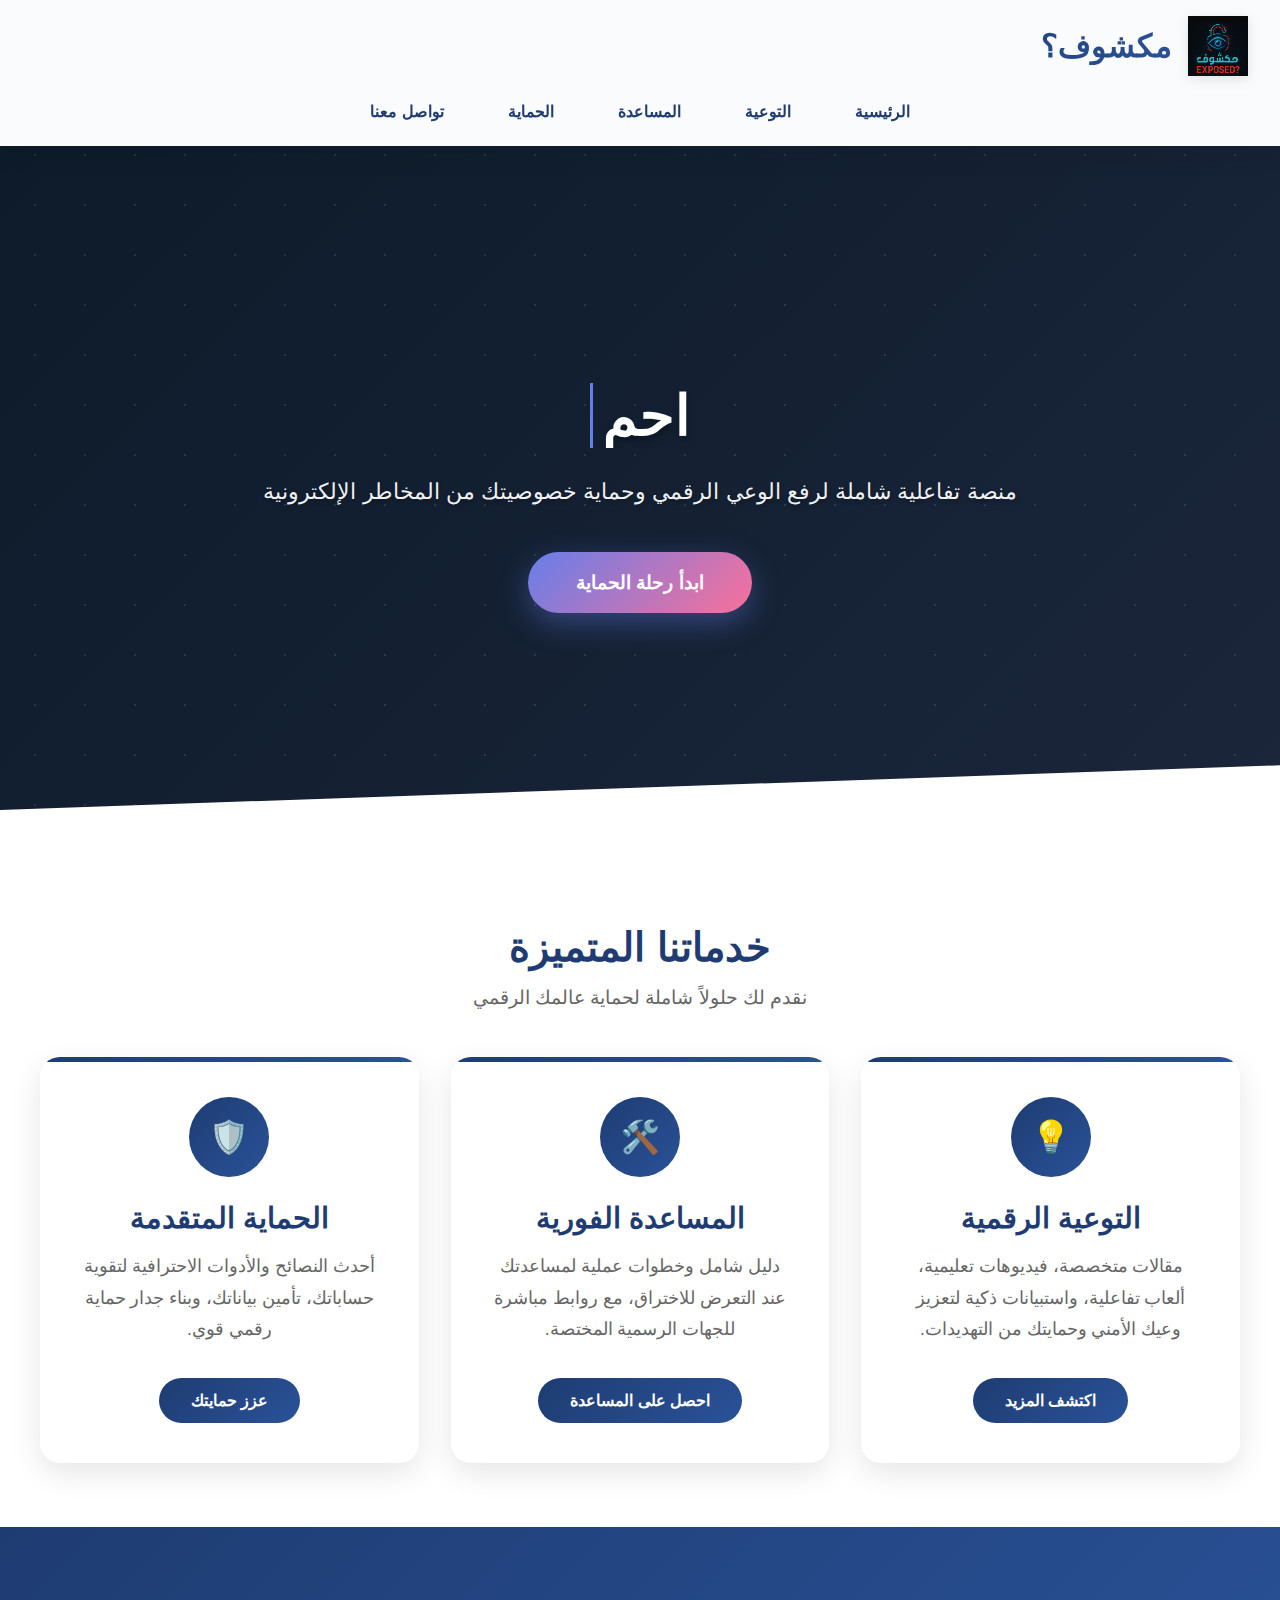
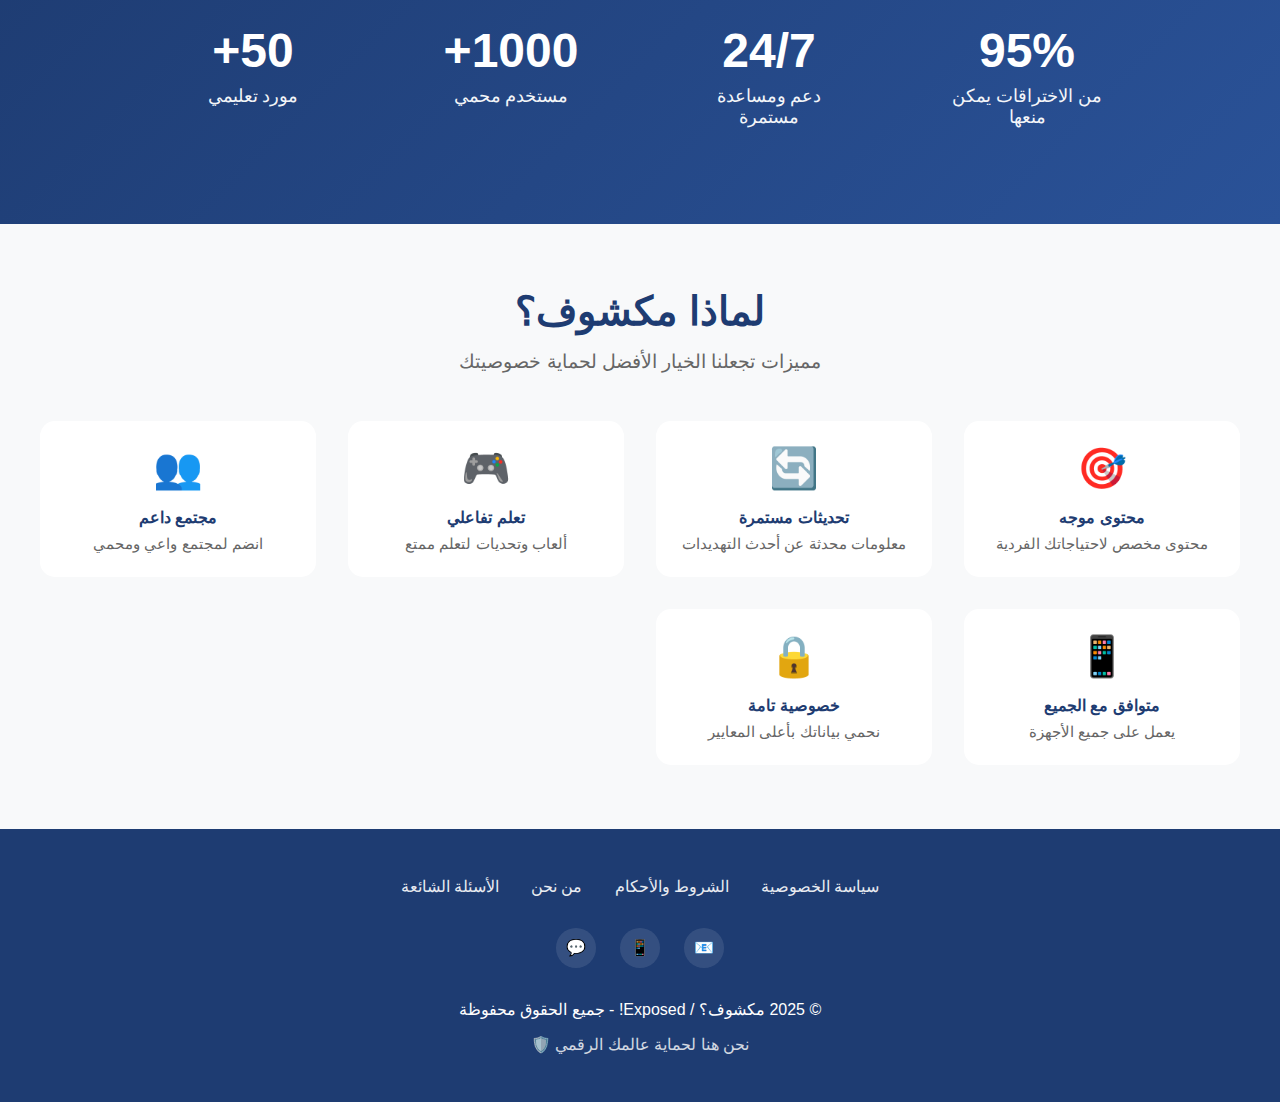
<file: index.html>
<!DOCTYPE html>
<html lang="ar" dir="rtl">
<head>
    <meta charset="UTF-8">
    <meta name="viewport" content="width=device-width, initial-scale=1.0">
    <title>مكشوف؟ / Exposed! - حماية خصوصيتك الرقمية</title>
    <link rel="icon" type="image/x-icon" href="../assets/images/icons/favicon.ico">
    <style>
        * {
            margin: 0;
            padding: 0;
            box-sizing: border-box;
        }

        :root {
            --primary-color: #1e3c72;
            --secondary-color: #2a5298;
            --accent-color: #667eea;
            --danger-color: #fa709a;
            --success-color: #48bb78;
            --text-dark: #333;
            --text-light: #666;
            --white: #ffffff;
        }

        body {
            font-family: 'Segoe UI', Tahoma, Geneva, Verdana, sans-serif;
            background: linear-gradient(135deg, var(--primary-color) 0%, var(--secondary-color) 100%);
            min-height: 100vh;
            color: var(--text-dark);
            overflow-x: hidden;
        }

        /* Header Styles */
        header {
            background: rgba(255, 255, 255, 0.98);
            backdrop-filter: blur(20px);
            box-shadow: 0 2px 30px rgba(0, 0, 0, 0.1);
            padding: 1rem 2rem;
            position: fixed;
            top: 0;
            width: 100%;
            z-index: 1000;
            animation: slideDown 0.6s ease;
        }

        .logo {
            display: flex;
            align-items: center;
            gap: 1rem;
            margin-bottom: 1rem;
        }

        .logo img {
            width: 60px;
            height: 60px;
            filter: drop-shadow(0 3px 6px rgba(0, 0, 0, 0.1));
            animation: rotate 20s linear infinite;
        }

        @keyframes rotate {
            0% { transform: rotate(0deg); }
            100% { transform: rotate(360deg); }
        }

        .logo h1 {
            font-size: 2rem;
            background: linear-gradient(135deg, var(--primary-color), var(--secondary-color));
            -webkit-background-clip: text;
            -webkit-text-fill-color: transparent;
            font-weight: bold;
        }

        .logo h1 span {
            font-size: 1.5rem;
            opacity: 0.8;
        }

        nav {
            display: flex;
            gap: 1rem;
            flex-wrap: wrap;
            justify-content: center;
        }

        nav a {
            color: var(--primary-color);
            text-decoration: none;
            font-weight: 600;
            padding: 0.6rem 1.5rem;
            border-radius: 30px;
            transition: all 0.3s ease;
            position: relative;
            overflow: hidden;
        }

        nav a::before {
            content: '';
            position: absolute;
            top: 50%;
            left: 50%;
            width: 0;
            height: 0;
            border-radius: 50%;
            background: linear-gradient(135deg, var(--primary-color), var(--secondary-color));
            transform: translate(-50%, -50%);
            transition: width 0.6s, height 0.6s;
        }

        nav a:hover::before {
            width: 100%;
            height: 100%;
        }

        nav a:hover {
            color: white;
            transform: translateY(-2px);
            z-index: 1;
        }

        nav a span {
            position: relative;
            z-index: 2;
        }

        /* Hero Section */
        .hero {
            margin-top: 140px;
            padding: 4rem 2rem;
            min-height: 80vh;
            display: flex;
            align-items: center;
            justify-content: center;
            position: relative;
            overflow: hidden;
        }

        .hero::before {
            content: '';
            position: absolute;
            width: 200%;
            height: 200%;
            background: radial-gradient(circle, rgba(255,255,255,0.1) 1px, transparent 1px);
            background-size: 50px 50px;
            animation: moveGrid 20s linear infinite;
        }

        @keyframes moveGrid {
            0% { transform: translate(0, 0); }
            100% { transform: translate(50px, 50px); }
        }

        .hero-content {
            text-align: center;
            max-width: 800px;
            position: relative;
            z-index: 2;
            animation: fadeInUp 1s ease;
        }

        .hero-content h2 {
            font-size: 3.5rem;
            color: white;
            margin-bottom: 1.5rem;
            text-shadow: 2px 4px 8px rgba(0, 0, 0, 0.3);
            animation: pulse 2s ease infinite;
        }

        @keyframes pulse {
            0%, 100% { transform: scale(1); }
            50% { transform: scale(1.02); }
        }

        .hero-content p {
            font-size: 1.4rem;
            color: rgba(255, 255, 255, 0.95);
            margin-bottom: 2.5rem;
            line-height: 1.8;
            text-shadow: 1px 2px 4px rgba(0, 0, 0, 0.2);
        }

        .btn {
            display: inline-block;
            padding: 1.2rem 3rem;
            background: linear-gradient(135deg, var(--accent-color), var(--danger-color));
            color: white;
            text-decoration: none;
            border-radius: 50px;
            font-size: 1.2rem;
            font-weight: bold;
            transition: all 0.3s ease;
            box-shadow: 0 10px 30px rgba(102, 126, 234, 0.4);
            position: relative;
            overflow: hidden;
        }

        .btn::before {
            content: '';
            position: absolute;
            top: 0;
            left: -100%;
            width: 100%;
            height: 100%;
            background: linear-gradient(90deg, transparent, rgba(255,255,255,0.3), transparent);
            transition: left 0.6s;
        }

        .btn:hover::before {
            left: 100%;
        }

        .btn:hover {
            transform: translateY(-3px) scale(1.05);
            box-shadow: 0 15px 40px rgba(102, 126, 234, 0.5);
        }

        /* Floating Elements */
        .floating-icons {
            position: absolute;
            width: 100%;
            height: 100%;
            overflow: hidden;
            z-index: 1;
        }

        .floating-icon {
            position: absolute;
            font-size: 2rem;
            color: rgba(255, 255, 255, 0.1);
            animation: float 15s infinite ease-in-out;
        }

        @keyframes float {
            0%, 100% { transform: translateY(0) rotate(0deg); }
            25% { transform: translateY(-20px) rotate(5deg); }
            50% { transform: translateY(10px) rotate(-5deg); }
            75% { transform: translateY(-10px) rotate(3deg); }
        }

        /* Sections */
        .sections {
            padding: 4rem 2rem;
            background: white;
            position: relative;
        }

        .sections::before {
            content: '';
            position: absolute;
            top: -50px;
            left: 0;
            width: 100%;
            height: 100px;
            background: white;
            transform: skewY(-2deg);
            transform-origin: top left;
        }

        .section-title {
            text-align: center;
            margin-bottom: 3rem;
        }

        .section-title h2 {
            font-size: 2.5rem;
            color: var(--primary-color);
            margin-bottom: 1rem;
        }

        .section-title p {
            font-size: 1.2rem;
            color: var(--text-light);
        }

        .cards-container {
            display: grid;
            grid-template-columns: repeat(auto-fit, minmax(300px, 1fr));
            gap: 2rem;
            max-width: 1200px;
            margin: 0 auto;
        }

        .card {
            background: white;
            padding: 2.5rem;
            border-radius: 20px;
            text-align: center;
            transition: all 0.3s ease;
            box-shadow: 0 10px 30px rgba(0, 0, 0, 0.1);
            position: relative;
            overflow: hidden;
        }

        .card::before {
            content: '';
            position: absolute;
            top: 0;
            left: 0;
            width: 100%;
            height: 5px;
            background: linear-gradient(90deg, var(--primary-color), var(--secondary-color), var(--accent-color));
            animation: gradient 3s ease infinite;
            background-size: 200% 200%;
        }

        @keyframes gradient {
            0% { background-position: 0% 50%; }
            50% { background-position: 100% 50%; }
            100% { background-position: 0% 50%; }
        }

        .card:hover {
            transform: translateY(-10px);
            box-shadow: 0 20px 40px rgba(0, 0, 0, 0.15);
        }

        .card-icon {
            width: 80px;
            height: 80px;
            margin: 0 auto 1.5rem;
            background: linear-gradient(135deg, var(--primary-color), var(--secondary-color));
            border-radius: 50%;
            display: flex;
            align-items: center;
            justify-content: center;
            font-size: 2rem;
            color: white;
            animation: iconFloat 3s ease infinite;
        }

        @keyframes iconFloat {
            0%, 100% { transform: translateY(0); }
            50% { transform: translateY(-10px); }
        }

        .card h3 {
            color: var(--primary-color);
            font-size: 1.8rem;
            margin-bottom: 1rem;
        }

        .card p {
            color: var(--text-light);
            line-height: 1.8;
            margin-bottom: 2rem;
            font-size: 1.1rem;
        }

        .btn-small {
            display: inline-block;
            padding: 0.8rem 2rem;
            background: linear-gradient(135deg, var(--primary-color), var(--secondary-color));
            color: white;
            text-decoration: none;
            border-radius: 25px;
            transition: all 0.3s ease;
            font-weight: 600;
        }

        .btn-small:hover {
            transform: scale(1.05);
            box-shadow: 0 5px 20px rgba(42, 82, 152, 0.4);
        }

        /* Statistics Section */
        .stats {
            background: linear-gradient(135deg, var(--primary-color), var(--secondary-color));
            padding: 4rem 2rem;
            color: white;
            text-align: center;
        }

        .stats-container {
            display: grid;
            grid-template-columns: repeat(auto-fit, minmax(200px, 1fr));
            gap: 2rem;
            max-width: 1000px;
            margin: 0 auto;
        }

        .stat-item {
            padding: 2rem;
        }

        .stat-number {
            font-size: 3rem;
            font-weight: bold;
            margin-bottom: 0.5rem;
            animation: countUp 2s ease;
        }

        .stat-label {
            font-size: 1.1rem;
            opacity: 0.95;
        }

        /* Features Section */
        .features {
            padding: 4rem 2rem;
            background: #f8f9fa;
        }

        .feature-grid {
            display: grid;
            grid-template-columns: repeat(auto-fit, minmax(250px, 1fr));
            gap: 2rem;
            max-width: 1200px;
            margin: 0 auto;
        }

        .feature-item {
            text-align: center;
            padding: 1.5rem;
            background: white;
            border-radius: 15px;
            transition: all 0.3s ease;
        }

        .feature-item:hover {
            transform: translateY(-5px);
            box-shadow: 0 10px 25px rgba(0, 0, 0, 0.1);
        }

        .feature-icon {
            font-size: 2.5rem;
            color: var(--accent-color);
            margin-bottom: 1rem;
        }

        .feature-item h4 {
            color: var(--primary-color);
            margin-bottom: 0.5rem;
        }

        .feature-item p {
            color: var(--text-light);
            font-size: 0.95rem;
        }

        /* Footer */
        footer {
            background: var(--primary-color);
            color: white;
            text-align: center;
            padding: 3rem 2rem;
            position: relative;
        }

        .footer-content {
            max-width: 1200px;
            margin: 0 auto;
        }

        .footer-links {
            display: flex;
            justify-content: center;
            gap: 2rem;
            margin-bottom: 2rem;
            flex-wrap: wrap;
        }

        .footer-links a {
            color: white;
            text-decoration: none;
            opacity: 0.9;
            transition: opacity 0.3s ease;
        }

        .footer-links a:hover {
            opacity: 1;
            text-decoration: underline;
        }

        .social-icons {
            display: flex;
            justify-content: center;
            gap: 1.5rem;
            margin: 2rem 0;
        }

        .social-icon {
            width: 40px;
            height: 40px;
            border-radius: 50%;
            background: rgba(255, 255, 255, 0.1);
            display: flex;
            align-items: center;
            justify-content: center;
            color: white;
            text-decoration: none;
            transition: all 0.3s ease;
        }

        .social-icon:hover {
            background: rgba(255, 255, 255, 0.2);
            transform: translateY(-3px);
        }

        /* Animations */
        @keyframes slideDown {
            from {
                transform: translateY(-100%);
                opacity: 0;
            }
            to {
                transform: translateY(0);
                opacity: 1;
            }
        }

        @keyframes fadeInUp {
            from {
                opacity: 0;
                transform: translateY(30px);
            }
            to {
                opacity: 1;
                transform: translateY(0);
            }
        }

        /* Responsive Design */
        @media (max-width: 768px) {
            .logo h1 {
                font-size: 1.5rem;
            }

            .logo h1 span {
                font-size: 1.2rem;
            }

            nav {
                gap: 0.5rem;
            }

            nav a {
                padding: 0.5rem 1rem;
                font-size: 0.9rem;
            }

            .hero {
                margin-top: 120px;
                min-height: 60vh;
            }

            .hero-content h2 {
                font-size: 2rem;
            }

            .hero-content p {
                font-size: 1.1rem;
            }

            .cards-container {
                grid-template-columns: 1fr;
            }

            .stats-container {
                grid-template-columns: 1fr;
            }
        }
    </style>
</head>
<body>
    <!-- Header -->
    <header>
        <div class="logo">
            <img src="../assets/images/logo.png" alt="Exposed Logo">
            <h1>مكشوف؟ <span>/ Exposed!</span></h1>
        </div>
        <nav>
            <a href="index.html"><span>الرئيسية</span></a>
            <a href="awareness.html"><span>التوعية</span></a>
            <a href="support.html"><span>المساعدة</span></a>
            <a href="protection.html"><span>الحماية</span></a>
            <a href="contact.html"><span>تواصل معنا</span></a>
        </nav>
    </header>

    <!-- Hero Section -->
    <!-- Hero Section -->
<section class="hero">
    <div class="hero-content">
        <!-- النص مباشرة -->
        <h2 class="hero-title">احمِ&nbsp;خصوصيتك&nbsp;قبل&nbsp;أن&nbsp;تُكشف!</h2>

        <p>منصة تفاعلية شاملة لرفع الوعي الرقمي وحماية خصوصيتك من المخاطر الإلكترونية</p>
        <a href="awareness.html" class="btn">ابدأ رحلة الحماية</a>
    </div>
</section>

<style>
.hero {
    padding: 5rem 2rem;
    text-align: center;
    background: linear-gradient(135deg, #0d1b2a, #1b263b);
    color: #fff;
    font-family: "Cairo", sans-serif;
}

.hero-title {
    font-size: 2.5rem;
    font-weight: 800;
    margin-bottom: 1rem;
    direction: rtl;             /* يضمن اتجاه النص العربي */
    unicode-bidi: plaintext;    /* يعالج مشاكل العربية */
    white-space: normal;        /* يخلي المتصفح يحترم المسافات */
    word-spacing: 0.7rem;       /* يزيد المسافة بين الكلمات */
}
</style>


<style>
/* إضافة هذه الأنماط إلى ملف CSS الخاص بك لحل مشكلة النص المتحرك */
.hero-content h2 {
    overflow: hidden;
    white-space: nowrap;
    letter-spacing: 0.15em; /* زيادة المسافة بين الأحرف */
    animation: typing 3.5s steps(40, end);
    border-left: 3px solid #667eea;
    padding-left: 10px;
    margin-left: auto;
    margin-right: auto;
    width: fit-content;
    max-width: 100%;
}

/* تأثير الكتابة المتحركة */
@keyframes typing {
    from { 
        width: 0;
        opacity: 0;
    }
    to { 
        width: 100%;
        opacity: 1;
    }
}

/* أو يمكنك استخدام هذا التأثير البديل للنص المتدرج */
/*
.hero-content h2 {
    background: linear-gradient(90deg, #667eea, #764ba2, #667eea);
    background-size: 200% auto;
    -webkit-background-clip: text;
    -webkit-text-fill-color: transparent;
    background-clip: text;
    animation: shine 3s linear infinite;
}

@keyframes shine {
    to {
        background-position: 200% center;
    }
}
*/
</style>

    <!-- Main Sections -->
    <section class="sections">
        <div class="section-title">
            <h2>خدماتنا المتميزة</h2>
            <p>نقدم لك حلولاً شاملة لحماية عالمك الرقمي</p>
        </div>
        <div class="cards-container">
            <div class="card">
                <div class="card-icon">💡</div>
                <h3>التوعية الرقمية</h3>
                <p>مقالات متخصصة، فيديوهات تعليمية، ألعاب تفاعلية، واستبيانات ذكية لتعزيز وعيك الأمني وحمايتك من التهديدات.</p>
                <a href="awareness.html" class="btn-small">اكتشف المزيد</a>
            </div>
            <div class="card">
                <div class="card-icon">🛠️</div>
                <h3>المساعدة الفورية</h3>
                <p>دليل شامل وخطوات عملية لمساعدتك عند التعرض للاختراق، مع روابط مباشرة للجهات الرسمية المختصة.</p>
                <a href="support.html" class="btn-small">احصل على المساعدة</a>
            </div>
            <div class="card">
                <div class="card-icon">🛡️</div>
                <h3>الحماية المتقدمة</h3>
                <p>أحدث النصائح والأدوات الاحترافية لتقوية حساباتك، تأمين بياناتك، وبناء جدار حماية رقمي قوي.</p>
                <a href="protection.html" class="btn-small">عزز حمايتك</a>
            </div>
        </div>
    </section>

    <!-- Statistics Section -->
    <section class="stats">
        <div class="stats-container">
            <div class="stat-item">
                <div class="stat-number">95%</div>
                <div class="stat-label">من الاختراقات يمكن منعها</div>
            </div>
            <div class="stat-item">
                <div class="stat-number">24/7</div>
                <div class="stat-label">دعم ومساعدة مستمرة</div>
            </div>
            <div class="stat-item">
                <div class="stat-number">1000+</div>
                <div class="stat-label">مستخدم محمي</div>
            </div>
            <div class="stat-item">
                <div class="stat-number">50+</div>
                <div class="stat-label">مورد تعليمي</div>
            </div>
        </div>
    </section>

    <!-- Features Section -->
    <section class="features">
        <div class="section-title">
            <h2>لماذا مكشوف؟</h2>
            <p>مميزات تجعلنا الخيار الأفضل لحماية خصوصيتك</p>
        </div>
        <div class="feature-grid">
            <div class="feature-item">
                <div class="feature-icon">🎯</div>
                <h4>محتوى موجه</h4>
                <p>محتوى مخصص لاحتياجاتك الفردية</p>
            </div>
            <div class="feature-item">
                <div class="feature-icon">🔄</div>
                <h4>تحديثات مستمرة</h4>
                <p>معلومات محدثة عن أحدث التهديدات</p>
            </div>
            <div class="feature-item">
                <div class="feature-icon">🎮</div>
                <h4>تعلم تفاعلي</h4>
                <p>ألعاب وتحديات لتعلم ممتع</p>
            </div>
            <div class="feature-item">
                <div class="feature-icon">👥</div>
                <h4>مجتمع داعم</h4>
                <p>انضم لمجتمع واعي ومحمي</p>
            </div>
            <div class="feature-item">
                <div class="feature-icon">📱</div>
                <h4>متوافق مع الجميع</h4>
                <p>يعمل على جميع الأجهزة</p>
            </div>
            <div class="feature-item">
                <div class="feature-icon">🔒</div>
                <h4>خصوصية تامة</h4>
                <p>نحمي بياناتك بأعلى المعايير</p>
            </div>
        </div>
    </section>

    <!-- Footer -->
    <footer>
        <div class="footer-content">
            <div class="footer-links">
                <a href="index.html">سياسة الخصوصية</a>
                <a href="index.html">الشروط والأحكام</a>
                <a href="index.html">من نحن</a>
                <a href="index.html">الأسئلة الشائعة</a>
            </div>
            <div class="social-icons">
                <a href="#" class="social-icon">📧</a>
                <a href="#" class="social-icon">📱</a>
                <a href="#" class="social-icon">💬</a>
            </div>
            <p>© 2025 مكشوف؟ / Exposed! - جميع الحقوق محفوظة</p>
            <p style="margin-top: 1rem; opacity: 0.8;">نحن هنا لحماية عالمك الرقمي 🛡️</p>
        </div>
    </footer>

    <script>
        // Smooth scrolling for navigation links
        document.querySelectorAll('a[href^="#"]').forEach(anchor => {
            anchor.addEventListener('click', function (e) {
                e.preventDefault();
                document.querySelector(this.getAttribute('href')).scrollIntoView({
                    behavior: 'smooth'
                });
            });
        });

        // Animate stats on scroll
        let animated = false;
        function animateStats() {
            if (animated) return;
            
            const statsSection = document.querySelector('.stats');
            const rect = statsSection.getBoundingClientRect();
            
            if (rect.top < window.innerHeight && rect.bottom > 0) {
                animated = true;
                document.querySelectorAll('.stat-number').forEach(stat => {
                    const target = stat.innerText;
                    if (target.includes('%')) {
                        let count = 0;
                        const timer = setInterval(() => {
                            count += 5;
                            if (count >= 95) {
                                count = 95;
                                clearInterval(timer);
                            }
                            stat.innerText = count + '%';
                        }, 50);
                    } else if (target.includes('+')) {
                        const num = parseInt(target);
                        let count = 0;
                        const increment = num / 50;
                        const timer = setInterval(() => {
                            count += increment;
                            if (count >= num) {
                                count = num;
                                clearInterval(timer);
                                stat.innerText = num + '+';
                            } else {
                                stat.innerText = Math.floor(count) + '+';
                            }
                        }, 30);
                    }
                });
            }
        }

        window.addEventListener('scroll', animateStats);

        // Add parallax effect to hero section
        window.addEventListener('scroll', () => {
            const scrolled = window.pageYOffset;
            const hero = document.querySelector('.hero');
            hero.style.transform = `translateY(${scrolled * 0.5}px)`;
        });

        // Add typing effect to hero title
        const heroTitle = document.querySelector('.hero-content h2');
        const text = heroTitle.innerText;
        heroTitle.innerText = '';
        let index = 0;

        function typeText() {
            if (index < text.length) {
                heroTitle.innerText += text.charAt(index);
                index++;
                setTimeout(typeText, 50);
            }
        }

        // Start typing effect when page loads
        window.addEventListener('load', () => {
            setTimeout(typeText, 500);
        });
    </script>
</body>
</html>
</file>
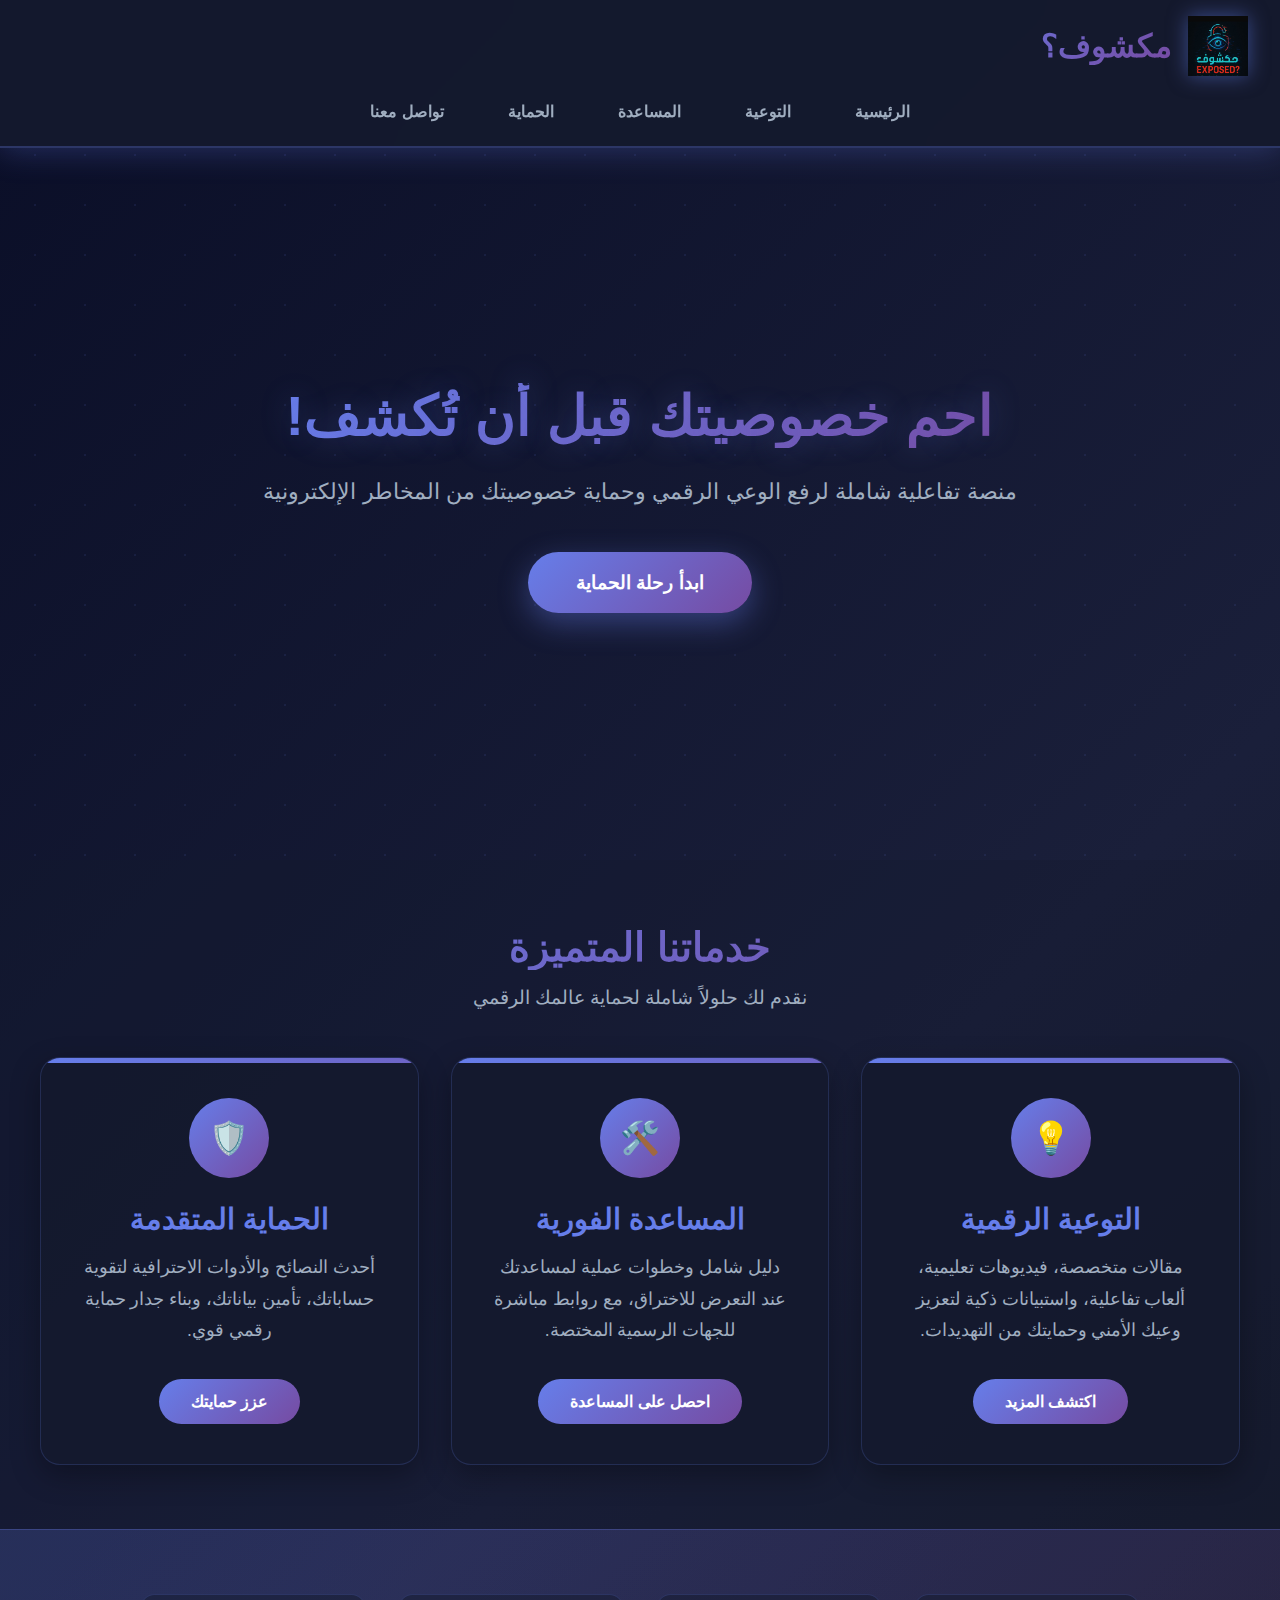
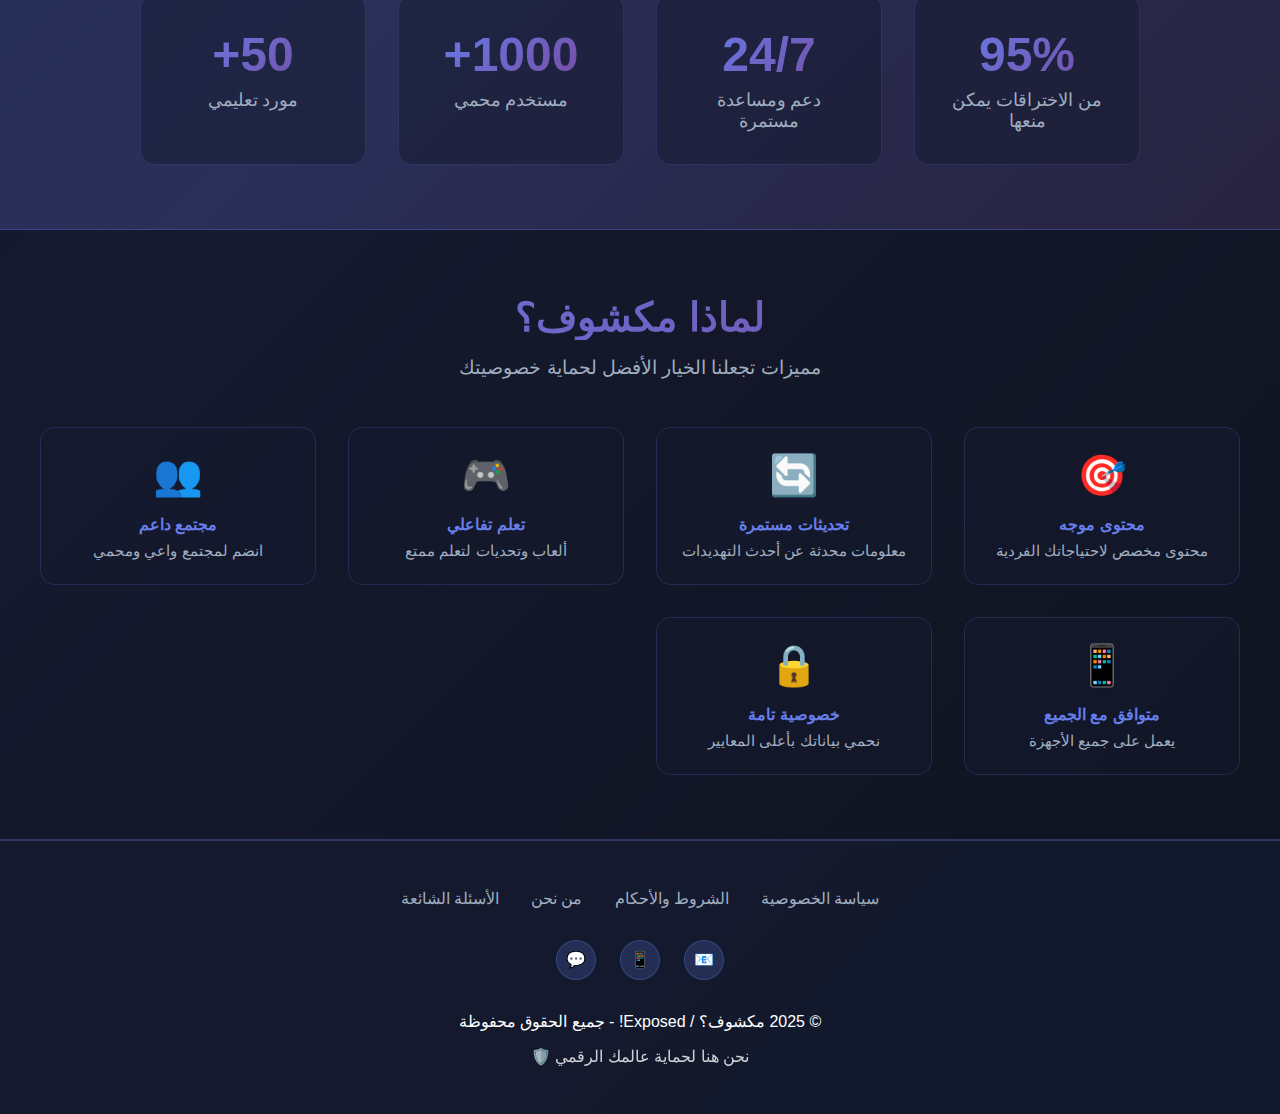
<file: pages/index.html>
<!DOCTYPE html>
<html lang="ar" dir="rtl">
<head>
    <meta charset="UTF-8">
    <meta name="viewport" content="width=device-width, initial-scale=1.0">
    <title>مكشوف؟ / Exposed! - حماية خصوصيتك الرقمية</title>
    <link rel="icon" type="image/x-icon" href="../assets/images/icons/favicon.ico">
    <style>
        * {
            margin: 0;
            padding: 0;
            box-sizing: border-box;
        }

        :root {
            --primary-color: #667eea;
            --secondary-color: #764ba2;
            --bg-dark: #0a0e27;
            --bg-dark-2: #1a1f3a;
            --bg-dark-3: #0f1419;
            --text-light: #e0e0e0;
            --text-gray: #a0aec0;
        }

        body {
            font-family: 'Segoe UI', Tahoma, Geneva, Verdana, sans-serif;
            background: linear-gradient(135deg, var(--bg-dark) 0%, var(--bg-dark-2) 50%, var(--bg-dark-3) 100%);
            min-height: 100vh;
            color: var(--text-light);
            overflow-x: hidden;
        }

        /* Header Styles */
        header {
            background: rgba(20, 25, 45, 0.95);
            backdrop-filter: blur(20px);
            box-shadow: 0 2px 30px rgba(102, 126, 234, 0.3);
            padding: 1rem 2rem;
            position: fixed;
            top: 0;
            width: 100%;
            z-index: 1000;
            animation: slideDown 0.6s ease;
            border-bottom: 2px solid rgba(102, 126, 234, 0.3);
        }

        .logo {
            display: flex;
            align-items: center;
            gap: 1rem;
            margin-bottom: 1rem;
        }

        .logo img {
            width: 60px;
            height: 60px;
            filter: drop-shadow(0 0 10px rgba(102, 126, 234, 0.5));
        }

        .logo h1 {
            font-size: 2rem;
            background: linear-gradient(135deg, var(--primary-color), var(--secondary-color));
            -webkit-background-clip: text;
            -webkit-text-fill-color: transparent;
            font-weight: bold;
        }

        .logo h1 span {
            font-size: 1.5rem;
            opacity: 0.8;
        }

        nav {
            display: flex;
            gap: 1rem;
            flex-wrap: wrap;
            justify-content: center;
        }

        nav a {
            color: var(--text-gray);
            text-decoration: none;
            font-weight: 600;
            padding: 0.6rem 1.5rem;
            border-radius: 30px;
            transition: all 0.3s ease;
            position: relative;
            overflow: hidden;
        }

        nav a::before {
            content: '';
            position: absolute;
            top: 50%;
            left: 50%;
            width: 0;
            height: 0;
            border-radius: 50%;
            background: linear-gradient(135deg, var(--primary-color), var(--secondary-color));
            transform: translate(-50%, -50%);
            transition: width 0.6s, height 0.6s;
        }

        nav a:hover::before {
            width: 100%;
            height: 100%;
        }

        nav a:hover {
            color: white;
            transform: translateY(-2px);
            box-shadow: 0 5px 15px rgba(102, 126, 234, 0.4);
        }

        nav a span {
            position: relative;
            z-index: 2;
        }

        /* Hero Section */
        .hero {
            margin-top: 140px;
            padding: 4rem 2rem;
            min-height: 80vh;
            display: flex;
            align-items: center;
            justify-content: center;
            position: relative;
            overflow: hidden;
        }

        .hero::before {
            content: '';
            position: absolute;
            width: 200%;
            height: 200%;
            background: radial-gradient(circle, rgba(102, 126, 234, 0.1) 1px, transparent 1px);
            background-size: 50px 50px;
            animation: moveGrid 20s linear infinite;
        }

        @keyframes moveGrid {
            0% { transform: translate(0, 0); }
            100% { transform: translate(50px, 50px); }
        }

        .hero-content {
            text-align: center;
            max-width: 800px;
            position: relative;
            z-index: 2;
            animation: fadeInUp 1s ease;
        }

        .hero-content h2 {
            font-size: 3.5rem;
            background: linear-gradient(135deg, var(--primary-color), var(--secondary-color));
            -webkit-background-clip: text;
            -webkit-text-fill-color: transparent;
            margin-bottom: 1.5rem;
            text-shadow: 0 0 30px rgba(102, 126, 234, 0.3);
        }

        .hero-content p {
            font-size: 1.4rem;
            color: var(--text-gray);
            margin-bottom: 2.5rem;
            line-height: 1.8;
        }

        .btn {
            display: inline-block;
            padding: 1.2rem 3rem;
            background: linear-gradient(135deg, var(--primary-color), var(--secondary-color));
            color: white;
            text-decoration: none;
            border-radius: 50px;
            font-size: 1.2rem;
            font-weight: bold;
            transition: all 0.3s ease;
            box-shadow: 0 10px 30px rgba(102, 126, 234, 0.4);
            position: relative;
            overflow: hidden;
        }

        .btn::before {
            content: '';
            position: absolute;
            top: 0;
            left: -100%;
            width: 100%;
            height: 100%;
            background: linear-gradient(90deg, transparent, rgba(255,255,255,0.3), transparent);
            transition: left 0.6s;
        }

        .btn:hover::before {
            left: 100%;
        }

        .btn:hover {
            transform: translateY(-3px) scale(1.05);
            box-shadow: 0 15px 40px rgba(102, 126, 234, 0.6);
        }

        /* Sections */
        .sections {
            padding: 4rem 2rem;
            background: rgba(20, 25, 45, 0.3);
            position: relative;
        }

        .section-title {
            text-align: center;
            margin-bottom: 3rem;
        }

        .section-title h2 {
            font-size: 2.5rem;
            background: linear-gradient(135deg, var(--primary-color), var(--secondary-color));
            -webkit-background-clip: text;
            -webkit-text-fill-color: transparent;
            margin-bottom: 1rem;
        }

        .section-title p {
            font-size: 1.2rem;
            color: var(--text-gray);
        }

        .cards-container {
            display: grid;
            grid-template-columns: repeat(auto-fit, minmax(300px, 1fr));
            gap: 2rem;
            max-width: 1200px;
            margin: 0 auto;
        }

        .card {
            background: rgba(20, 25, 45, 0.8);
            padding: 2.5rem;
            border-radius: 20px;
            text-align: center;
            transition: all 0.3s ease;
            box-shadow: 0 10px 30px rgba(0, 0, 0, 0.3);
            position: relative;
            overflow: hidden;
            border: 1px solid rgba(102, 126, 234, 0.2);
        }

        .card::before {
            content: '';
            position: absolute;
            top: 0;
            left: 0;
            width: 100%;
            height: 5px;
            background: linear-gradient(90deg, var(--primary-color), var(--secondary-color));
            animation: gradient 3s ease infinite;
            background-size: 200% 200%;
        }

        @keyframes gradient {
            0% { background-position: 0% 50%; }
            50% { background-position: 100% 50%; }
            100% { background-position: 0% 50%; }
        }

        .card:hover {
            transform: translateY(-10px);
            box-shadow: 0 20px 40px rgba(102, 126, 234, 0.3);
        }

        .card-icon {
            width: 80px;
            height: 80px;
            margin: 0 auto 1.5rem;
            background: linear-gradient(135deg, var(--primary-color), var(--secondary-color));
            border-radius: 50%;
            display: flex;
            align-items: center;
            justify-content: center;
            font-size: 2rem;
            color: white;
            animation: iconFloat 3s ease infinite;
        }

        @keyframes iconFloat {
            0%, 100% { transform: translateY(0); }
            50% { transform: translateY(-10px); }
        }

        .card h3 {
            color: var(--primary-color);
            font-size: 1.8rem;
            margin-bottom: 1rem;
        }

        .card p {
            color: var(--text-gray);
            line-height: 1.8;
            margin-bottom: 2rem;
            font-size: 1.1rem;
        }

        .btn-small {
            display: inline-block;
            padding: 0.8rem 2rem;
            background: linear-gradient(135deg, var(--primary-color), var(--secondary-color));
            color: white;
            text-decoration: none;
            border-radius: 25px;
            transition: all 0.3s ease;
            font-weight: 600;
        }

        .btn-small:hover {
            transform: scale(1.05);
            box-shadow: 0 5px 20px rgba(102, 126, 234, 0.4);
        }

        /* Statistics Section */
        .stats {
            background: linear-gradient(135deg, rgba(102, 126, 234, 0.2), rgba(118, 75, 162, 0.2));
            padding: 4rem 2rem;
            color: white;
            text-align: center;
            border-top: 1px solid rgba(102, 126, 234, 0.3);
            border-bottom: 1px solid rgba(102, 126, 234, 0.3);
        }

        .stats-container {
            display: grid;
            grid-template-columns: repeat(auto-fit, minmax(200px, 1fr));
            gap: 2rem;
            max-width: 1000px;
            margin: 0 auto;
        }

        .stat-item {
            padding: 2rem;
            background: rgba(20, 25, 45, 0.5);
            border-radius: 15px;
            border: 1px solid rgba(102, 126, 234, 0.2);
        }

        .stat-number {
            font-size: 3rem;
            font-weight: bold;
            margin-bottom: 0.5rem;
            background: linear-gradient(135deg, var(--primary-color), var(--secondary-color));
            -webkit-background-clip: text;
            -webkit-text-fill-color: transparent;
        }

        .stat-label {
            font-size: 1.1rem;
            color: var(--text-gray);
        }

        /* Features Section */
        .features {
            padding: 4rem 2rem;
            background: rgba(15, 20, 35, 0.5);
        }

        .feature-grid {
            display: grid;
            grid-template-columns: repeat(auto-fit, minmax(250px, 1fr));
            gap: 2rem;
            max-width: 1200px;
            margin: 0 auto;
        }

        .feature-item {
            text-align: center;
            padding: 1.5rem;
            background: rgba(20, 25, 45, 0.6);
            border-radius: 15px;
            transition: all 0.3s ease;
            border: 1px solid rgba(102, 126, 234, 0.2);
        }

        .feature-item:hover {
            transform: translateY(-5px);
            box-shadow: 0 10px 25px rgba(102, 126, 234, 0.3);
        }

        .feature-icon {
            font-size: 2.5rem;
            margin-bottom: 1rem;
        }

        .feature-item h4 {
            color: var(--primary-color);
            margin-bottom: 0.5rem;
        }

        .feature-item p {
            color: var(--text-gray);
            font-size: 0.95rem;
        }

        /* Footer */
        footer {
            background: rgba(20, 25, 45, 0.95);
            color: white;
            text-align: center;
            padding: 3rem 2rem;
            position: relative;
            border-top: 2px solid rgba(102, 126, 234, 0.3);
        }

        .footer-content {
            max-width: 1200px;
            margin: 0 auto;
        }

        .footer-links {
            display: flex;
            justify-content: center;
            gap: 2rem;
            margin-bottom: 2rem;
            flex-wrap: wrap;
        }

        .footer-links a {
            color: var(--text-gray);
            text-decoration: none;
            transition: color 0.3s ease;
        }

        .footer-links a:hover {
            color: var(--primary-color);
        }

        .social-icons {
            display: flex;
            justify-content: center;
            gap: 1.5rem;
            margin: 2rem 0;
        }

        .social-icon {
            width: 40px;
            height: 40px;
            border-radius: 50%;
            background: rgba(102, 126, 234, 0.2);
            display: flex;
            align-items: center;
            justify-content: center;
            color: white;
            text-decoration: none;
            transition: all 0.3s ease;
            border: 1px solid rgba(102, 126, 234, 0.3);
        }

        .social-icon:hover {
            background: rgba(102, 126, 234, 0.4);
            transform: translateY(-3px);
            box-shadow: 0 5px 15px rgba(102, 126, 234, 0.4);
        }

        /* Animations */
        @keyframes slideDown {
            from {
                transform: translateY(-100%);
                opacity: 0;
            }
            to {
                transform: translateY(0);
                opacity: 1;
            }
        }

        @keyframes fadeInUp {
            from {
                opacity: 0;
                transform: translateY(30px);
            }
            to {
                opacity: 1;
                transform: translateY(0);
            }
        }

        /* Responsive Design */
        @media (max-width: 768px) {
            .logo h1 {
                font-size: 1.5rem;
            }

            .logo h1 span {
                font-size: 1.2rem;
            }

            nav {
                gap: 0.5rem;
            }

            nav a {
                padding: 0.5rem 1rem;
                font-size: 0.9rem;
            }

            .hero {
                margin-top: 120px;
                min-height: 60vh;
            }

            .hero-content h2 {
                font-size: 2rem;
            }

            .hero-content p {
                font-size: 1.1rem;
            }

            .cards-container {
                grid-template-columns: 1fr;
            }

            .stats-container {
                grid-template-columns: 1fr;
            }
        }
    </style>
</head>
<body>
    <!-- Header -->
    <header>
        <div class="logo">
            <img src="../assets/images/logo.png" alt="Exposed Logo">
            <h1>مكشوف؟ <span>/ Exposed!</span></h1>
        </div>
        <nav>
            <a href="index.html"><span>الرئيسية</span></a>
            <a href="awareness.html"><span>التوعية</span></a>
            <a href="support.html"><span>المساعدة</span></a>
            <a href="protection.html"><span>الحماية</span></a>
            <a href="contact.html"><span>تواصل معنا</span></a>
        </nav>
    </header>

    <!-- Hero Section -->
    <section class="hero">
        <div class="hero-content">
            <h2>احم خصوصيتك قبل أن تُكشف!</h2>
            <p>منصة تفاعلية شاملة لرفع الوعي الرقمي وحماية خصوصيتك من المخاطر الإلكترونية</p>
            <a href="awareness.html" class="btn">ابدأ رحلة الحماية</a>
        </div>
    </section>

    <!-- Main Sections -->
    <section class="sections">
        <div class="section-title">
            <h2>خدماتنا المتميزة</h2>
            <p>نقدم لك حلولاً شاملة لحماية عالمك الرقمي</p>
        </div>
        <div class="cards-container">
            <div class="card">
                <div class="card-icon">💡</div>
                <h3>التوعية الرقمية</h3>
                <p>مقالات متخصصة، فيديوهات تعليمية، ألعاب تفاعلية، واستبيانات ذكية لتعزيز وعيك الأمني وحمايتك من التهديدات.</p>
                <a href="awareness.html" class="btn-small">اكتشف المزيد</a>
            </div>
            <div class="card">
                <div class="card-icon">🛠️</div>
                <h3>المساعدة الفورية</h3>
                <p>دليل شامل وخطوات عملية لمساعدتك عند التعرض للاختراق، مع روابط مباشرة للجهات الرسمية المختصة.</p>
                <a href="support.html" class="btn-small">احصل على المساعدة</a>
            </div>
            <div class="card">
                <div class="card-icon">🛡️</div>
                <h3>الحماية المتقدمة</h3>
                <p>أحدث النصائح والأدوات الاحترافية لتقوية حساباتك، تأمين بياناتك، وبناء جدار حماية رقمي قوي.</p>
                <a href="protection.html" class="btn-small">عزز حمايتك</a>
            </div>
        </div>
    </section>

    <!-- Statistics Section -->
    <section class="stats">
        <div class="stats-container">
            <div class="stat-item">
                <div class="stat-number">95%</div>
                <div class="stat-label">من الاختراقات يمكن منعها</div>
            </div>
            <div class="stat-item">
                <div class="stat-number">24/7</div>
                <div class="stat-label">دعم ومساعدة مستمرة</div>
            </div>
            <div class="stat-item">
                <div class="stat-number">1000+</div>
                <div class="stat-label">مستخدم محمي</div>
            </div>
            <div class="stat-item">
                <div class="stat-number">50+</div>
                <div class="stat-label">مورد تعليمي</div>
            </div>
        </div>
    </section>

    <!-- Features Section -->
    <section class="features">
        <div class="section-title">
            <h2>لماذا مكشوف؟</h2>
            <p>مميزات تجعلنا الخيار الأفضل لحماية خصوصيتك</p>
        </div>
        <div class="feature-grid">
            <div class="feature-item">
                <div class="feature-icon">🎯</div>
                <h4>محتوى موجه</h4>
                <p>محتوى مخصص لاحتياجاتك الفردية</p>
            </div>
            <div class="feature-item">
                <div class="feature-icon">🔄</div>
                <h4>تحديثات مستمرة</h4>
                <p>معلومات محدثة عن أحدث التهديدات</p>
            </div>
            <div class="feature-item">
                <div class="feature-icon">🎮</div>
                <h4>تعلم تفاعلي</h4>
                <p>ألعاب وتحديات لتعلم ممتع</p>
            </div>
            <div class="feature-item">
                <div class="feature-icon">👥</div>
                <h4>مجتمع داعم</h4>
                <p>انضم لمجتمع واعي ومحمي</p>
            </div>
            <div class="feature-item">
                <div class="feature-icon">📱</div>
                <h4>متوافق مع الجميع</h4>
                <p>يعمل على جميع الأجهزة</p>
            </div>
            <div class="feature-item">
                <div class="feature-icon">🔒</div>
                <h4>خصوصية تامة</h4>
                <p>نحمي بياناتك بأعلى المعايير</p>
            </div>
        </div>
    </section>

    <!-- Footer -->
    <footer>
        <div class="footer-content">
            <div class="footer-links">
                <a href="index.html">سياسة الخصوصية</a>
                <a href="index.html">الشروط والأحكام</a>
                <a href="index.html">من نحن</a>
                <a href="index.html">الأسئلة الشائعة</a>
            </div>
            <div class="social-icons">
                <a href="#" class="social-icon">📧</a>
                <a href="#" class="social-icon">📱</a>
                <a href="#" class="social-icon">💬</a>
            </div>
            <p>© 2025 مكشوف؟ / Exposed! - جميع الحقوق محفوظة</p>
            <p style="margin-top: 1rem; opacity: 0.8;">نحن هنا لحماية عالمك الرقمي 🛡️</p>
        </div>
    </footer>

    <script>
        // Smooth scrolling for navigation links
        document.querySelectorAll('a[href^="#"]').forEach(anchor => {
            anchor.addEventListener('click', function (e) {
                e.preventDefault();
                document.querySelector(this.getAttribute('href')).scrollIntoView({
                    behavior: 'smooth'
                });
            });
        });

        // Animate stats on scroll
        let animated = false;
        function animateStats() {
            if (animated) return;
            
            const statsSection = document.querySelector('.stats');
            const rect = statsSection.getBoundingClientRect();
            
            if (rect.top < window.innerHeight && rect.bottom > 0) {
                animated = true;
                document.querySelectorAll('.stat-number').forEach(stat => {
                    const target = stat.innerText;
                    if (target.includes('%')) {
                        let count = 0;
                        const timer = setInterval(() => {
                            count += 5;
                            if (count >= 95) {
                                count = 95;
                                clearInterval(timer);
                            }
                            stat.innerText = count + '%';
                        }, 50);
                    } else if (target.includes('+')) {
                        const num = parseInt(target);
                        let count = 0;
                        const increment = num / 50;
                        const timer = setInterval(() => {
                            count += increment;
                            if (count >= num) {
                                count = num;
                                clearInterval(timer);
                                stat.innerText = num + '+';
                            } else {
                                stat.innerText = Math.floor(count) + '+';
                            }
                        }, 30);
                    }
                });
            }
        }

        window.addEventListener('scroll', animateStats);
    </script>
</body>
</html>
</file>
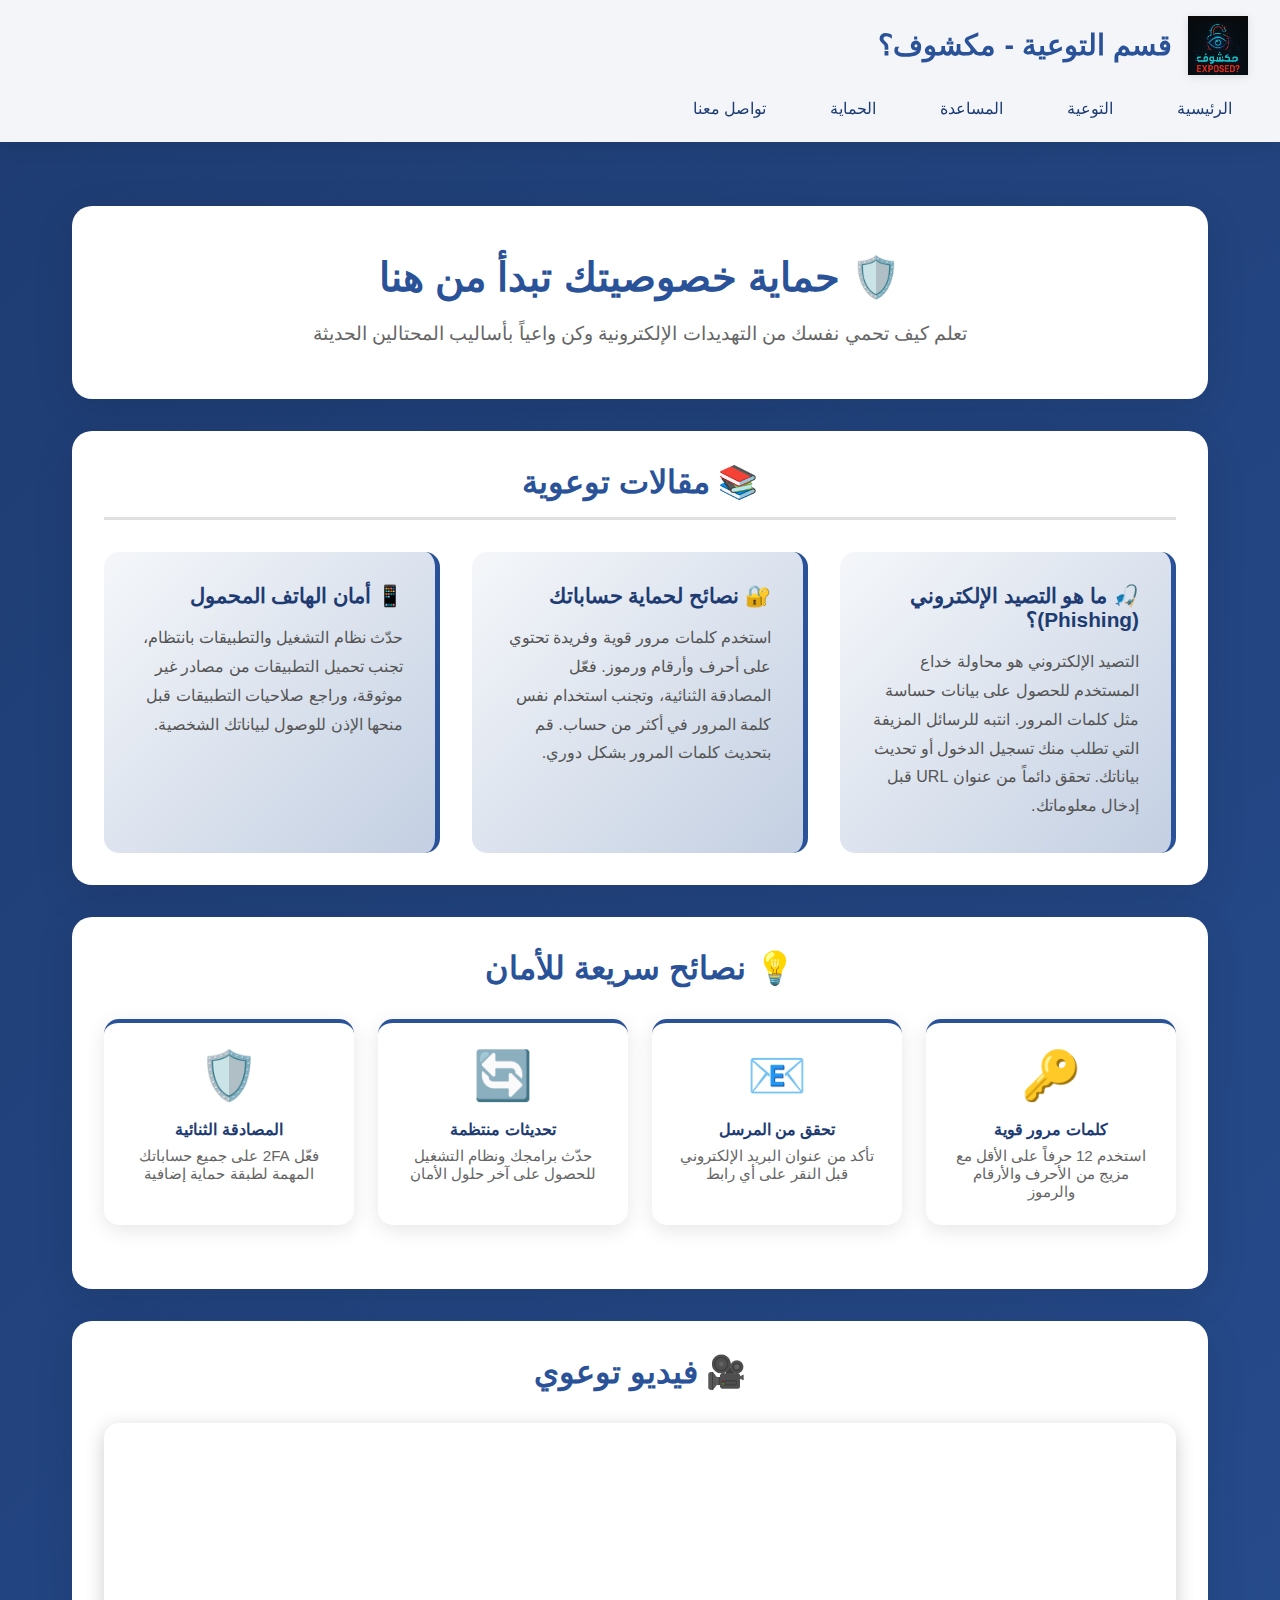
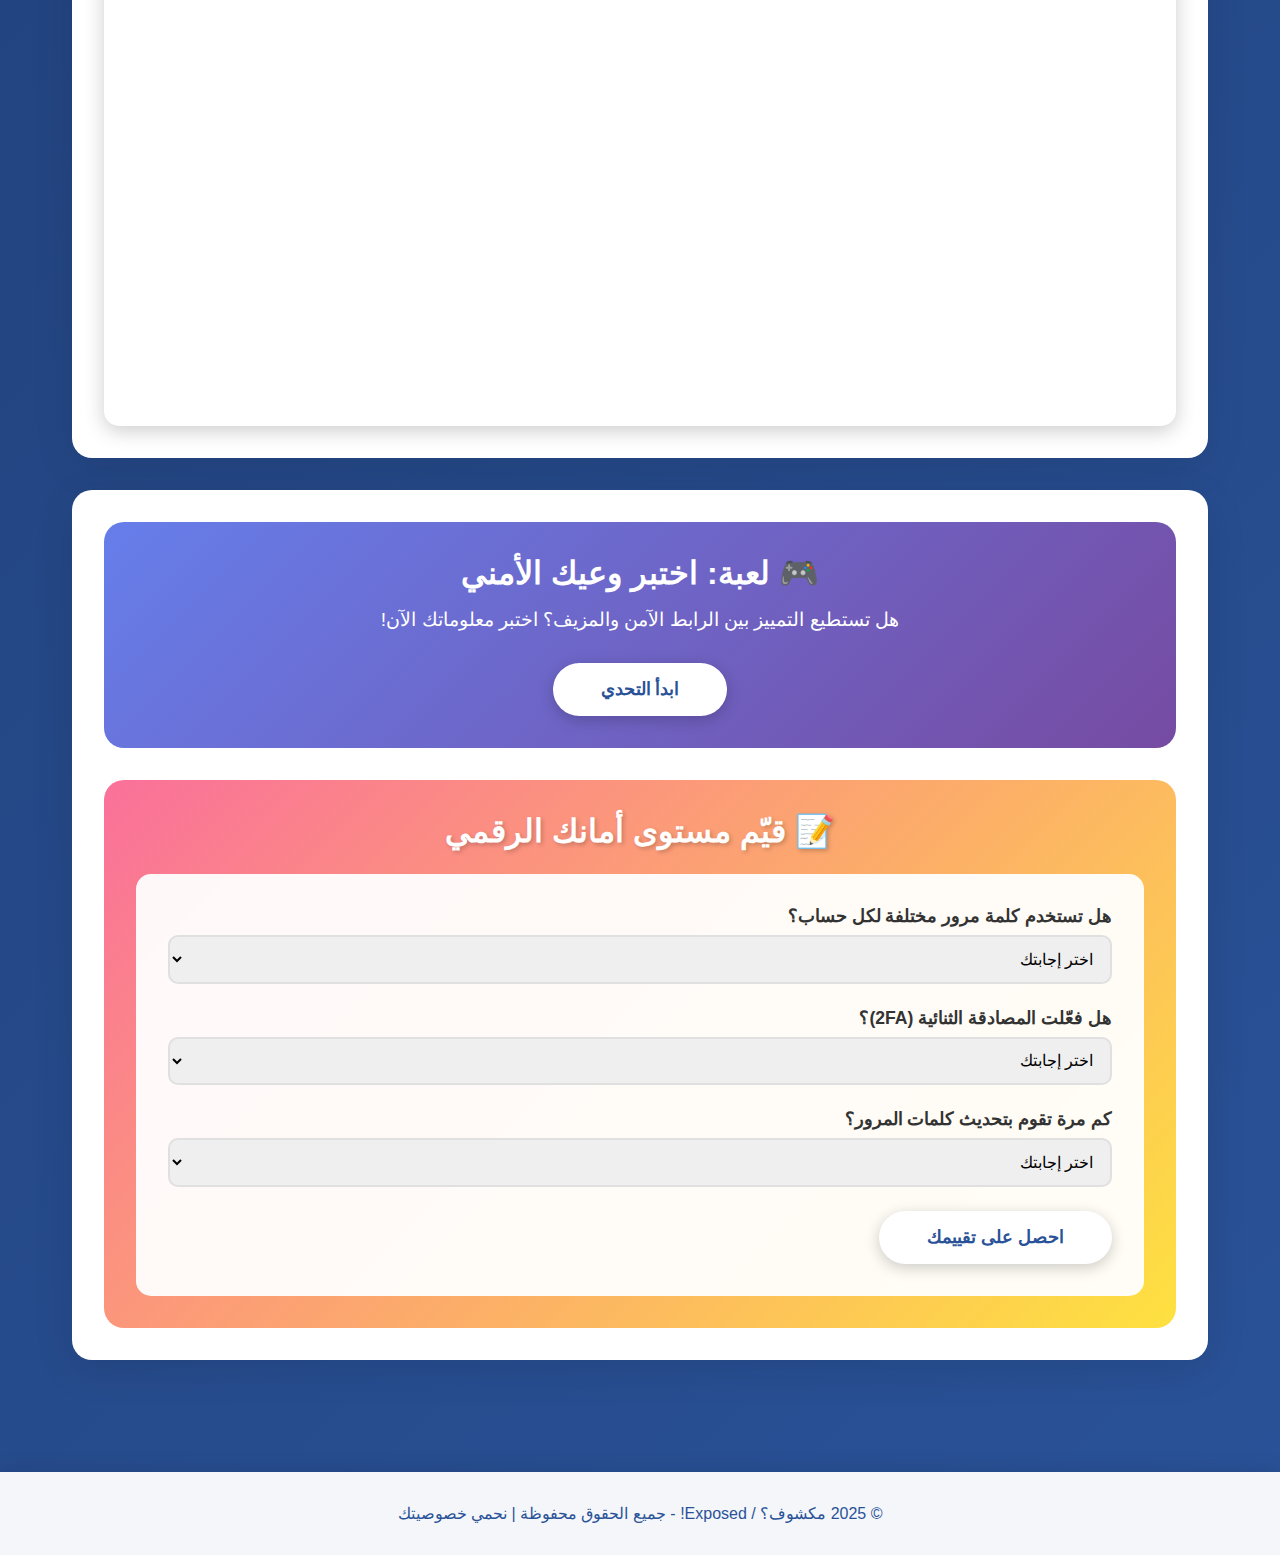
<file: awareness.html>
<!DOCTYPE html>
<html lang="ar" dir="rtl">
<head>
    <meta charset="UTF-8">
    <meta name="viewport" content="width=device-width, initial-scale=1.0">
    <title>قسم التوعية | مكشوف؟ / Exposed!</title>
    <link rel="icon" type="image/x-icon" href="../assets/images/icons/favicon.ico">
    <style>
        * {
            margin: 0;
            padding: 0;
            box-sizing: border-box;
        }

        body {
            font-family: 'Segoe UI', Tahoma, Geneva, Verdana, sans-serif;
            background: linear-gradient(135deg, #1e3c72 0%, #2a5298 100%);
            min-height: 100vh;
            color: #333;
        }

        /* Header Styles */
        header {
            background: rgba(255, 255, 255, 0.95);
            backdrop-filter: blur(10px);
            box-shadow: 0 2px 20px rgba(0, 0, 0, 0.1);
            padding: 1rem 2rem;
            position: sticky;
            top: 0;
            z-index: 1000;
        }

        .logo {
            display: flex;
            align-items: center;
            gap: 1rem;
            margin-bottom: 1rem;
        }

        .logo img {
            filter: drop-shadow(0 2px 4px rgba(0, 0, 0, 0.1));
            transition: transform 0.3s ease;
        }

        .logo img:hover {
            transform: rotate(5deg) scale(1.1);
        }

        .logo h1 {
            color: #2a5298;
            font-size: 1.8rem;
            font-weight: bold;
        }

        nav {
            display: flex;
            gap: 2rem;
            flex-wrap: wrap;
        }

        nav a {
            color: #1e3c72;
            text-decoration: none;
            font-weight: 500;
            padding: 0.5rem 1rem;
            border-radius: 25px;
            transition: all 0.3s ease;
            position: relative;
        }

        nav a:hover {
            background: linear-gradient(135deg, #1e3c72 0%, #2a5298 100%);
            color: white;
            transform: translateY(-2px);
        }

        /* Main Container */
        .container {
            max-width: 1200px;
            margin: 0 auto;
            padding: 2rem;
        }

        /* Hero Section */
        .hero {
            background: white;
            border-radius: 20px;
            padding: 3rem;
            margin: 2rem auto;
            text-align: center;
            box-shadow: 0 10px 40px rgba(0, 0, 0, 0.1);
            animation: fadeInUp 0.8s ease;
        }

        .hero h2 {
            color: #2a5298;
            font-size: 2.5rem;
            margin-bottom: 1rem;
        }

        .hero p {
            color: #666;
            font-size: 1.2rem;
            line-height: 1.8;
        }

        /* Articles Section */
        .articles {
            background: white;
            border-radius: 20px;
            padding: 2rem;
            margin: 2rem auto;
            box-shadow: 0 10px 40px rgba(0, 0, 0, 0.1);
            animation: fadeInUp 0.8s ease 0.2s both;
        }

        .articles h2 {
            color: #2a5298;
            font-size: 2rem;
            margin-bottom: 2rem;
            text-align: center;
            padding-bottom: 1rem;
            border-bottom: 3px solid #e0e0e0;
        }

        .articles-grid {
            display: grid;
            grid-template-columns: repeat(auto-fit, minmax(300px, 1fr));
            gap: 2rem;
            margin-top: 2rem;
        }

        article {
            background: linear-gradient(135deg, #f5f7fa 0%, #c3cfe2 100%);
            padding: 2rem;
            border-radius: 15px;
            transition: all 0.3s ease;
            border-right: 5px solid #2a5298;
        }

        article:hover {
            transform: translateX(-10px);
            box-shadow: 0 5px 20px rgba(42, 82, 152, 0.2);
        }

        article h3 {
            color: #1e3c72;
            margin-bottom: 1rem;
            font-size: 1.3rem;
        }

        article p {
            color: #555;
            line-height: 1.8;
            font-size: 1rem;
        }

        /* Video Section */
        .video {
            background: white;
            border-radius: 20px;
            padding: 2rem;
            margin: 2rem auto;
            box-shadow: 0 10px 40px rgba(0, 0, 0, 0.1);
            animation: fadeInUp 0.8s ease 0.4s both;
        }

        .video h2 {
            color: #2a5298;
            font-size: 2rem;
            margin-bottom: 2rem;
            text-align: center;
        }

        .video-container {
            position: relative;
            padding-bottom: 56.25%;
            height: 0;
            overflow: hidden;
            border-radius: 15px;
            box-shadow: 0 5px 20px rgba(0, 0, 0, 0.2);
        }

        .video-container iframe {
            position: absolute;
            top: 0;
            right: 0;
            width: 100%;
            height: 100%;
            border-radius: 15px;
        }

        /* Interactive Sections */
        .interactive-section {
            background: white;
            border-radius: 20px;
            padding: 2rem;
            margin: 2rem auto;
            box-shadow: 0 10px 40px rgba(0, 0, 0, 0.1);
            animation: fadeInUp 0.8s ease 0.6s both;
        }

        .interactive-section h2 {
            color: #2a5298;
            font-size: 2rem;
            margin-bottom: 1.5rem;
            text-align: center;
        }

        .quiz {
            text-align: center;
            padding: 2rem;
            background: linear-gradient(135deg, #667eea 0%, #764ba2 100%);
            border-radius: 20px;
            color: white;
        }

        .quiz h2 {
            color: white;
            margin-bottom: 1rem;
        }

        .quiz p {
            font-size: 1.2rem;
            margin-bottom: 2rem;
        }

        .quiz button, .survey button {
            background: white;
            color: #2a5298;
            border: none;
            padding: 1rem 3rem;
            font-size: 1.1rem;
            border-radius: 50px;
            cursor: pointer;
            transition: all 0.3s ease;
            font-weight: bold;
            box-shadow: 0 4px 15px rgba(0, 0, 0, 0.2);
        }

        .quiz button:hover, .survey button:hover {
            transform: translateY(-3px) scale(1.05);
            box-shadow: 0 6px 25px rgba(0, 0, 0, 0.3);
        }

        /* Survey Section */
        .survey {
            background: linear-gradient(135deg, #fa709a 0%, #fee140 100%);
            padding: 2rem;
            border-radius: 20px;
            margin-top: 2rem;
        }

        .survey h2 {
            color: white;
            text-shadow: 2px 2px 4px rgba(0, 0, 0, 0.2);
        }

        .survey form {
            background: rgba(255, 255, 255, 0.95);
            padding: 2rem;
            border-radius: 15px;
            margin-top: 1.5rem;
        }

        .survey label {
            color: #333;
            font-weight: 600;
            font-size: 1.1rem;
            display: block;
            margin-bottom: 0.5rem;
        }

        .survey select {
            width: 100%;
            padding: 0.8rem;
            border: 2px solid #e0e0e0;
            border-radius: 10px;
            font-size: 1rem;
            margin-bottom: 1.5rem;
            transition: all 0.3s ease;
        }

        .survey select:focus {
            border-color: #2a5298;
            outline: none;
            box-shadow: 0 0 0 3px rgba(42, 82, 152, 0.1);
        }

        /* Tips Cards */
        .tips-container {
            display: grid;
            grid-template-columns: repeat(auto-fit, minmax(250px, 1fr));
            gap: 1.5rem;
            margin: 2rem 0;
        }

        .tip-card {
            background: white;
            padding: 1.5rem;
            border-radius: 15px;
            text-align: center;
            box-shadow: 0 5px 20px rgba(0, 0, 0, 0.1);
            transition: all 0.3s ease;
            border-top: 4px solid #2a5298;
        }

        .tip-card:hover {
            transform: translateY(-5px);
            box-shadow: 0 10px 30px rgba(0, 0, 0, 0.15);
        }

        .tip-icon {
            font-size: 3rem;
            margin-bottom: 1rem;
        }

        .tip-card h4 {
            color: #1e3c72;
            margin-bottom: 0.5rem;
        }

        .tip-card p {
            color: #666;
            font-size: 0.95rem;
        }

        /* Footer */
        footer {
            background: rgba(255, 255, 255, 0.95);
            text-align: center;
            padding: 2rem;
            margin-top: 3rem;
            box-shadow: 0 -2px 20px rgba(0, 0, 0, 0.1);
        }

        footer p {
            color: #2a5298;
            font-weight: 500;
        }

        /* Animations */
        @keyframes fadeInUp {
            from {
                opacity: 0;
                transform: translateY(30px);
            }
            to {
                opacity: 1;
                transform: translateY(0);
            }
        }

        /* Responsive Design */
        @media (max-width: 768px) {
            .logo h1 {
                font-size: 1.3rem;
            }

            nav {
                gap: 1rem;
            }

            nav a {
                padding: 0.4rem 0.8rem;
                font-size: 0.9rem;
            }

            .hero h2 {
                font-size: 1.8rem;
            }

            .articles-grid {
                grid-template-columns: 1fr;
            }

            .tips-container {
                grid-template-columns: 1fr;
            }
        }
    </style>
</head>
<body>
    <!-- Header -->
    <header>
        <div class="logo">
            <img src="../assets/images/logo.png" alt="Exposed Logo" width="60">
            <h1>قسم التوعية - مكشوف؟</h1>
        </div>
        <nav>
            <a href="index.html">الرئيسية</a>
            <a href="awareness.html">التوعية</a>
            <a href="support.html">المساعدة</a>
            <a href="protection.html">الحماية</a>
            <a href="contact.html">تواصل معنا</a>
        </nav>
    </header>

    <div class="container">
        <!-- Hero Section -->
        <section class="hero">
            <h2>🛡️ حماية خصوصيتك تبدأ من هنا</h2>
            <p>تعلم كيف تحمي نفسك من التهديدات الإلكترونية وكن واعياً بأساليب المحتالين الحديثة</p>
        </section>

        <!-- Articles Section -->
        <section class="articles">
            <h2>📚 مقالات توعوية</h2>
            <div class="articles-grid">
                <article>
                    <h3>🎣 ما هو التصيد الإلكتروني (Phishing)؟</h3>
                    <p>التصيد الإلكتروني هو محاولة خداع المستخدم للحصول على بيانات حساسة مثل كلمات المرور. 
                    انتبه للرسائل المزيفة التي تطلب منك تسجيل الدخول أو تحديث بياناتك. تحقق دائماً من عنوان URL قبل إدخال معلوماتك.</p>
                </article>
                <article>
                    <h3>🔐 نصائح لحماية حساباتك</h3>
                    <p>استخدم كلمات مرور قوية وفريدة تحتوي على أحرف وأرقام ورموز. فعّل المصادقة الثنائية، وتجنب استخدام نفس كلمة المرور في أكثر من حساب. قم بتحديث كلمات المرور بشكل دوري.</p>
                </article>
                <article>
                    <h3>📱 أمان الهاتف المحمول</h3>
                    <p>حدّث نظام التشغيل والتطبيقات بانتظام، تجنب تحميل التطبيقات من مصادر غير موثوقة، وراجع صلاحيات التطبيقات قبل منحها الإذن للوصول لبياناتك الشخصية.</p>
                </article>
            </div>
        </section>

        <!-- Tips Cards -->
        <section class="interactive-section">
            <h2>💡 نصائح سريعة للأمان</h2>
            <div class="tips-container">
                <div class="tip-card">
                    <div class="tip-icon">🔑</div>
                    <h4>كلمات مرور قوية</h4>
                    <p>استخدم 12 حرفاً على الأقل مع مزيج من الأحرف والأرقام والرموز</p>
                </div>
                <div class="tip-card">
                    <div class="tip-icon">📧</div>
                    <h4>تحقق من المرسل</h4>
                    <p>تأكد من عنوان البريد الإلكتروني قبل النقر على أي رابط</p>
                </div>
                <div class="tip-card">
                    <div class="tip-icon">🔄</div>
                    <h4>تحديثات منتظمة</h4>
                    <p>حدّث برامجك ونظام التشغيل للحصول على آخر حلول الأمان</p>
                </div>
                <div class="tip-card">
                    <div class="tip-icon">🛡️</div>
                    <h4>المصادقة الثنائية</h4>
                    <p>فعّل 2FA على جميع حساباتك المهمة لطبقة حماية إضافية</p>
                </div>
            </div>
        </section>

        <!-- Video Section -->
        <section class="video">
            <h2>🎥 فيديو توعوي</h2>
            <div class="video-container">
                <iframe 
                    src="https://www.youtube.com/embed/W4Cl6Lyendg"
                    title="ماهو الأمن السيبراني؟"
                    frameborder="0"
                    allowfullscreen>
                </iframe>
            </div>
        </section>

        <!-- Interactive Sections -->
        <section class="interactive-section">
            <!-- Quiz Section -->
            <div class="quiz">
                <h2>🎮 لعبة: اختبر وعيك الأمني</h2>
                <p>هل تستطيع التمييز بين الرابط الآمن والمزيف؟ اختبر معلوماتك الآن!</p>
                <button onclick="startQuiz()">ابدأ التحدي</button>
            </div>

            <!-- Survey Section -->
            <div class="survey">
                <h2>📝 قيّم مستوى أمانك الرقمي</h2>
                <form>
                    <label>هل تستخدم كلمة مرور مختلفة لكل حساب؟</label>
                    <select>
                        <option value="">اختر إجابتك</option>
                        <option>نعم، دائماً</option>
                        <option>أحياناً</option>
                        <option>لا، أستخدم نفس كلمة المرور</option>
                    </select>

                    <label>هل فعّلت المصادقة الثنائية (2FA)؟</label>
                    <select>
                        <option value="">اختر إجابتك</option>
                        <option>نعم، على جميع الحسابات</option>
                        <option>على بعض الحسابات فقط</option>
                        <option>لا، لم أفعّلها</option>
                    </select>

                    <label>كم مرة تقوم بتحديث كلمات المرور؟</label>
                    <select>
                        <option value="">اختر إجابتك</option>
                        <option>كل 3 أشهر</option>
                        <option>كل 6 أشهر</option>
                        <option>سنوياً</option>
                        <option>نادراً ما أقوم بتحديثها</option>
                    </select>

                    <button type="submit">احصل على تقييمك</button>
                </form>
            </div>
        </section>
    </div>

    <!-- Footer -->
    <footer>
        <p>© 2025 مكشوف؟ / Exposed! - جميع الحقوق محفوظة | نحمي خصوصيتك</p>
    </footer>

    <script>
        function startQuiz() {
            const questions = [
                {
                    question: "أي من هذه الروابط يبدو آمناً؟",
                    options: [
                        "https://www.facebook.com",
                        "http://faceb00k.com", 
                        "https://facebοοk.com"
                    ],
                    correct: 0
                },
                {
                    question: "ما هي علامة الموقع الآمن؟",
                    options: [
                        "عنوان يبدأ بـ http://",
                        "عنوان يبدأ بـ https:// مع قفل أخضر",
                        "أي موقع مشهور"
                    ],
                    correct: 1
                },
                {
                    question: "متى يجب عليك إعطاء كلمة المرور؟",
                    options: [
                        "عندما يطلبها موظف البنك عبر الهاتف",
                        "في رسالة بريد إلكتروني رسمية",
                        "فقط على الموقع الرسمي مباشرة"
                    ],
                    correct: 2
                }
            ];

            let score = 0;
            let currentQuestion = 0;

            function showQuestion() {
                if (currentQuestion < questions.length) {
                    const q = questions[currentQuestion];
                    const answer = prompt(
                        q.question + "\n\n" + 
                        q.options.map((opt, i) => `${i + 1}. ${opt}`).join("\n") +
                        "\n\nأدخل رقم الإجابة (1-3):"
                    );

                    if (answer && parseInt(answer) - 1 === q.correct) {
                        score++;
                        alert("✅ إجابة صحيحة! أحسنت!");
                    } else {
                        alert("❌ إجابة خاطئة. الإجابة الصحيحة هي: " + q.options[q.correct]);
                    }

                    currentQuestion++;
                    showQuestion();
                } else {
                    alert(`🎉 انتهت اللعبة!\nنتيجتك: ${score}/${questions.length}\n\n` + 
                          (score === questions.length ? "ممتاز! أنت خبير في الأمان الرقمي! 🏆" :
                           score >= questions.length/2 ? "جيد! لكن يمكنك التحسن أكثر! 💪" :
                           "تحتاج للمزيد من التعلم حول الأمان الرقمي 📚"));
                }
            }

            showQuestion();
        }

        // Form submission handler
        document.querySelector('.survey form').addEventListener('submit', function(e) {
            e.preventDefault();
            
            const selects = this.querySelectorAll('select');
            let score = 0;
            
            selects.forEach(select => {
                if (select.selectedIndex === 1) score += 3;
                else if (select.selectedIndex === 2) score += 2;
                else if (select.selectedIndex === 3) score += 1;
            });
            
            let message = "";
            if (score >= 8) {
                message = "🏆 ممتاز! مستوى أمانك الرقمي عالٍ جداً. استمر في الحفاظ على هذا المستوى!";
            } else if (score >= 5) {
                message = "👍 جيد! لديك مستوى أمان معقول، لكن يمكنك تحسينه أكثر.";
            } else {
                message = "⚠️ تحذير! مستوى أمانك الرقمي يحتاج لتحسين عاجل. راجع النصائح أعلاه.";
            }
            
            alert("نتيجة التقييم:\n\n" + message);
        });
    </script>
</body>
</html>
</file>
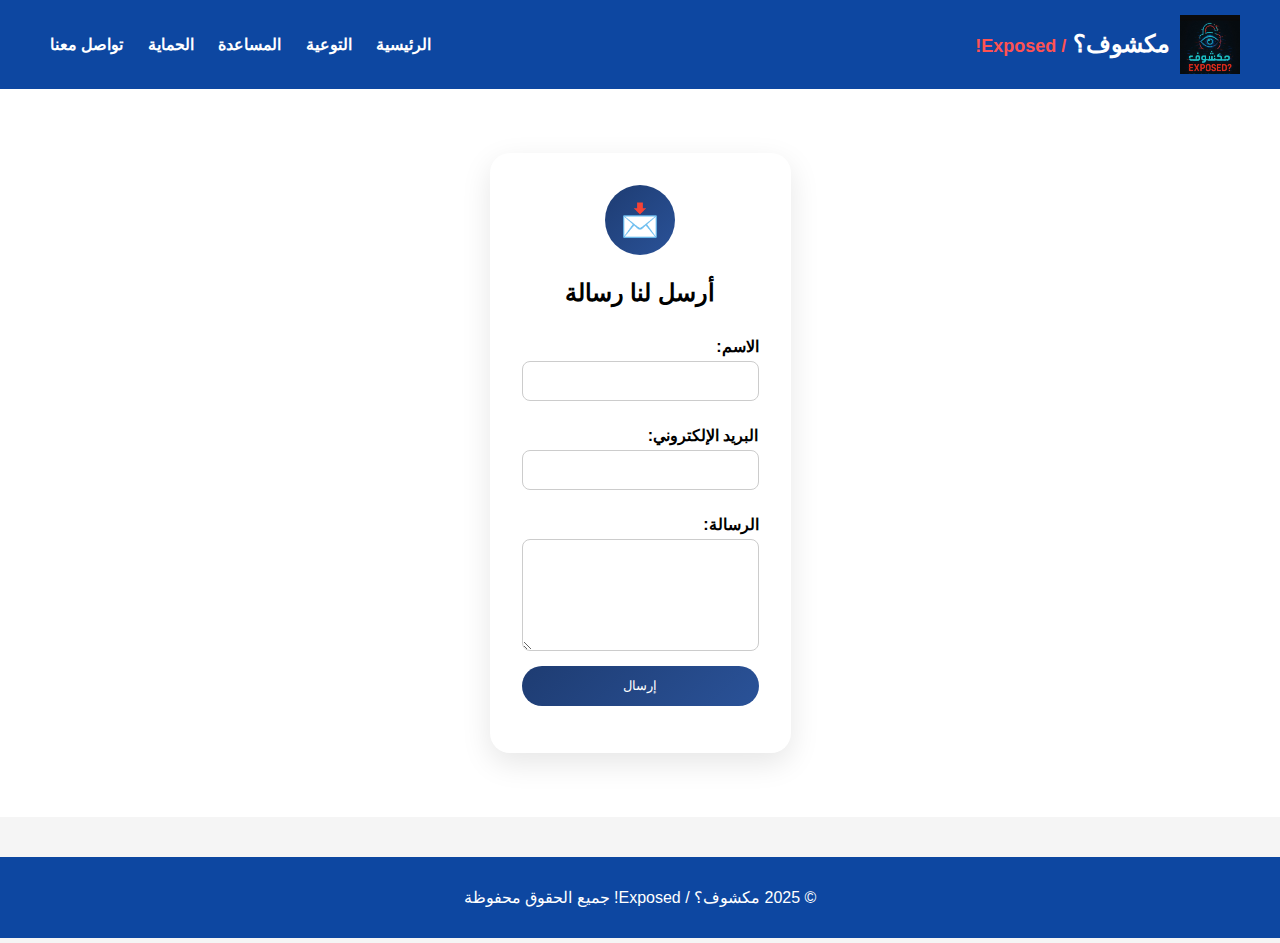
<file: contact.html>
<!DOCTYPE html>
<html lang="ar" dir="rtl">
<head>
    <meta charset="UTF-8">
    <meta name="viewport" content="width=device-width, initial-scale=1.0">
    <title>تواصل معنا | مكشوف؟ / Exposed!</title>
    <link rel="icon" type="image/x-icon" href="../assets/images/icons/favicon.ico">
    <link rel="stylesheet" href="../assets/css/style.css">
    <link rel="stylesheet" href="../assets/css/responsive.css">
    <style>
        .sections {
            padding: 4rem 2rem;
            background: white;
        }
        .cards-container {
            display: flex;
            justify-content: center;
            flex-wrap: wrap;
            max-width: 800px;
            margin: 0 auto;
        }
        .card {
            width: 100%;
            background: white;
            padding: 2rem;
            border-radius: 20px;
            box-shadow: 0 10px 30px rgba(0,0,0,0.1);
            transition: transform 0.3s ease, box-shadow 0.3s ease;
        }
        .card:hover {
            transform: translateY(-8px);
            box-shadow: 0 20px 40px rgba(0,0,0,0.15);
        }
        .card-icon {
            width: 70px;
            height: 70px;
            margin: 0 auto 1.5rem;
            background: linear-gradient(135deg, #1e3c72, #2a5298);
            border-radius: 50%;
            display: flex;
            align-items: center;
            justify-content: center;
            font-size: 2rem;
            color: white;
        }
        form {
            display: flex;
            flex-direction: column;
        }
        form label {
            margin: 10px 0 5px;
            font-weight: bold;
            text-align: right;
        }
        form input, form textarea {
            padding: 10px;
            border: 1px solid #ccc;
            border-radius: 8px;
            margin-bottom: 15px;
            font-size: 1rem;
        }
        form button {
            background: linear-gradient(135deg, #1e3c72, #2a5298);
            color: white;
            padding: 0.8rem 1.5rem;
            border: none;
            border-radius: 25px;
            cursor: pointer;
            transition: all 0.3s ease;
        }
        form button:hover {
            transform: scale(1.05);
            box-shadow: 0 5px 20px rgba(42, 82, 152, 0.4);
        }
        #contactResult {
            margin-top: 15px;
            text-align: center;
            font-weight: bold;
        }
    </style>
</head>
<body>
    <!-- ✅ الهيدر -->
    <header>
        <div class="logo">
            <img src="../assets/images/logo.png" alt="Exposed Logo" width="60">
            <h1>مكشوف؟ <span>/ Exposed!</span></h1>
        </div>
        <nav>
            <a href="index.html">الرئيسية</a>
            <a href="awareness.html">التوعية</a>
            <a href="support.html">المساعدة</a>
            <a href="protection.html">الحماية</a>
            <a href="contact.html" class="active">تواصل معنا</a>
        </nav>
    </header>

    <!-- ✅ نموذج تواصل -->
    <section class="sections">
        <div class="cards-container">
            <div class="card">
                <div class="card-icon">📩</div>
                <h2 style="text-align:center;">أرسل لنا رسالة</h2>
                <form id="contactForm">
                    <label for="name">الاسم:</label>
                    <input type="text" id="name" name="name" required>

                    <label for="email">البريد الإلكتروني:</label>
                    <input type="email" id="email" name="email" required>

                    <label for="message">الرسالة:</label>
                    <textarea id="message" name="message" rows="5" required></textarea>

                    <button type="submit">إرسال</button>
                </form>
                <div id="contactResult"></div>
            </div>
        </div>
    </section>

    <!-- ✅ الفوتر -->
    <footer>
        <p>© 2025 مكشوف؟ / Exposed! جميع الحقوق محفوظة</p>
    </footer>

    <!-- سكربت بسيط -->
    <script>
        document.getElementById("contactForm").addEventListener("submit", function(e) {
            e.preventDefault();
            document.getElementById("contactResult").style.color = "green";
            document.getElementById("contactResult").textContent = "✅ تم إرسال رسالتك بنجاح (محاكاة).";
            this.reset();
        });
    </script>
</body>
</html>
</file>
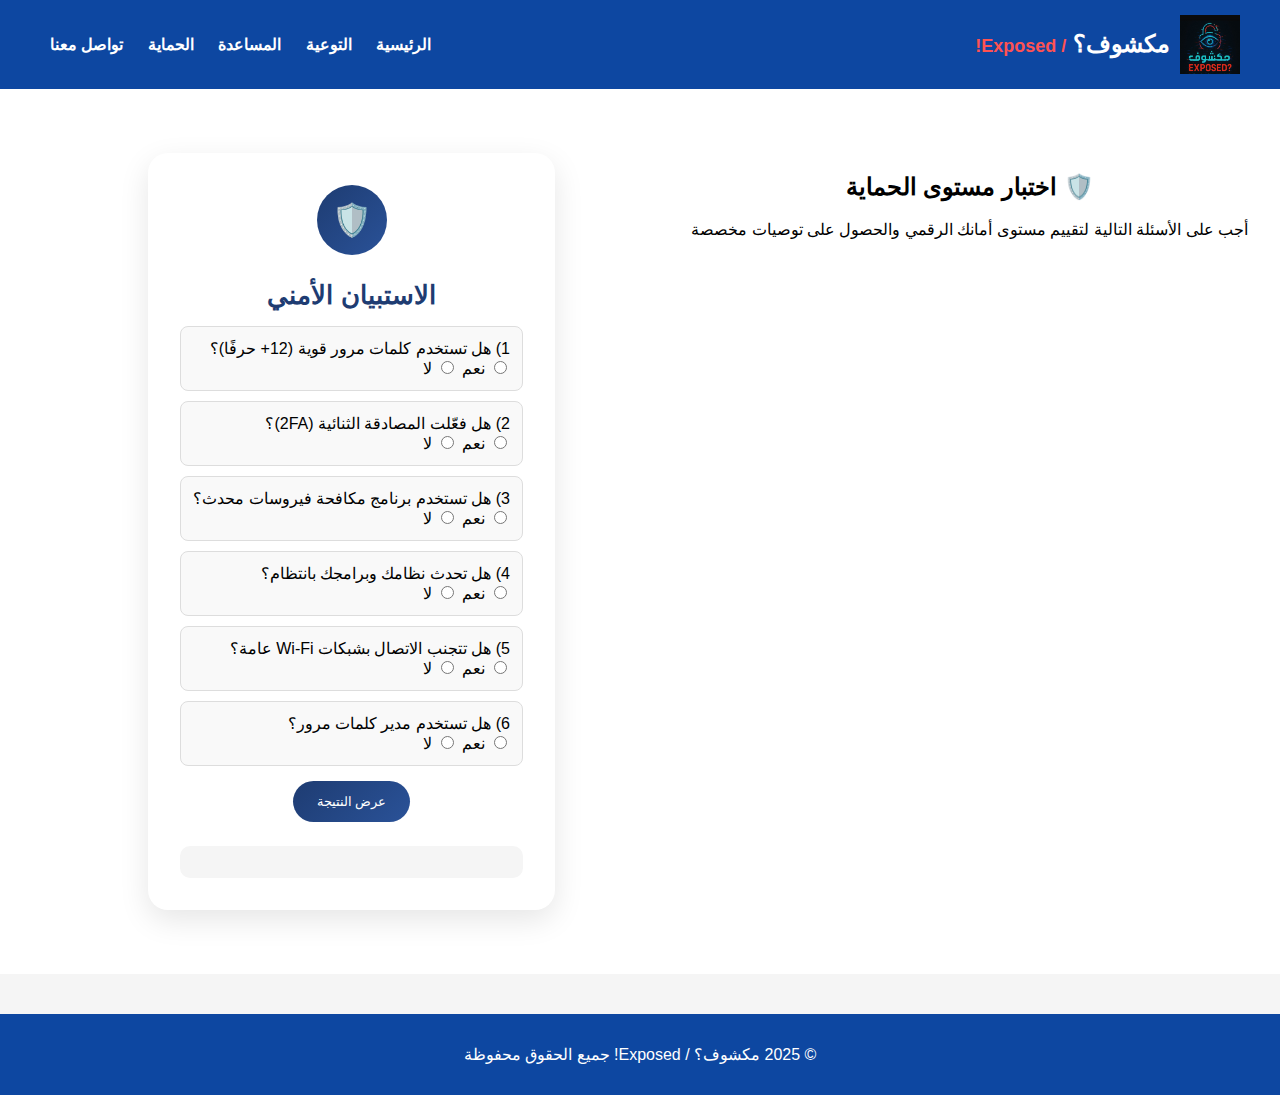
<file: protection.html>
<!DOCTYPE html>
<html lang="ar" dir="rtl">
<head>
    <meta charset="UTF-8">
    <meta name="viewport" content="width=device-width, initial-scale=1.0">
    <title>قسم الحماية | مكشوف؟ / Exposed!</title>
    <link rel="icon" type="image/x-icon" href="../assets/images/icons/favicon.ico">
    <link rel="stylesheet" href="../assets/css/style.css">
    <link rel="stylesheet" href="../assets/css/responsive.css">
    <script src="../assets/js/protection.js"></script>
    <style>
        .sections {
            padding: 4rem 2rem;
            background: white;
        }
        .cards-container {
            display: flex;
            justify-content: center;
            align-items: flex-start;
            gap: 2rem;
            flex-wrap: wrap;
            max-width: 1000px;
            margin: 0 auto;
        }
        .card {
            flex: 1 1 100%;
            background: white;
            padding: 2rem;
            border-radius: 20px;
            box-shadow: 0 10px 30px rgba(0,0,0,0.1);
            transition: transform 0.3s ease, box-shadow 0.3s ease;
        }
        .card:hover {
            transform: translateY(-10px);
            box-shadow: 0 20px 40px rgba(0,0,0,0.15);
        }
        .card-icon {
            width: 70px;
            height: 70px;
            margin: 0 auto 1.5rem;
            background: linear-gradient(135deg, #1e3c72, #2a5298);
            border-radius: 50%;
            display: flex;
            align-items: center;
            justify-content: center;
            font-size: 2rem;
            color: white;
        }
        .card h3 {
            color: #1e3c72;
            font-size: 1.6rem;
            margin-bottom: 1rem;
            text-align: center;
        }
        .card form {
            text-align: right;
        }
        .card .q {
            background: #f9f9f9;
            border: 1px solid #ddd;
            padding: 12px;
            margin-bottom: 10px;
            border-radius: 8px;
        }
        .card button {
            display: block;
            margin: 15px auto 0;
            background: linear-gradient(135deg, #1e3c72, #2a5298);
            color: white;
            padding: 0.8rem 1.5rem;
            border: none;
            border-radius: 25px;
            cursor: pointer;
            transition: all 0.3s ease;
        }
        .card button:hover {
            transform: scale(1.05);
            box-shadow: 0 5px 20px rgba(42,82,152,0.4);
        }
        #protectionResult {
            margin-top: 1.5rem;
            padding: 1rem;
            border-radius: 10px;
            background: #f5f5f5;
        }
    </style>
</head>
<body>
    <!-- ✅ الهيدر -->
    <header>
        <div class="logo">
            <img src="../assets/images/logo.png" alt="Exposed Logo" width="60">
            <h1>مكشوف؟ <span>/ Exposed!</span></h1>
        </div>
        <nav>
            <a href="index.html">الرئيسية</a>
            <a href="awareness.html">التوعية</a>
            <a href="support.html">المساعدة</a>
            <a href="protection.html" class="active">الحماية</a>
            <a href="contact.html">تواصل معنا</a>
        </nav>
    </header>

    <!-- ✅ استبيان أمني متقدم -->
    <section class="sections">
        <div class="section-title" style="text-align:center; margin-bottom:2rem;">
            <h2>🛡️ اختبار مستوى الحماية</h2>
            <p>أجب على الأسئلة التالية لتقييم مستوى أمانك الرقمي والحصول على توصيات مخصصة</p>
        </div>

        <div class="cards-container">
            <div class="card">
                <div class="card-icon">🛡️</div>
                <h3>الاستبيان الأمني</h3>
                <form id="protectionForm">
                    <div class="q">
                        <label>1) هل تستخدم كلمات مرور قوية (12+ حرفًا)؟</label><br>
                        <label><input type="radio" name="q1" value="yes" required> نعم</label>
                        <label><input type="radio" name="q1" value="no"> لا</label>
                    </div>

                    <div class="q">
                        <label>2) هل فعّلت المصادقة الثنائية (2FA)؟</label><br>
                        <label><input type="radio" name="q2" value="yes" required> نعم</label>
                        <label><input type="radio" name="q2" value="no"> لا</label>
                    </div>

                    <div class="q">
                        <label>3) هل تستخدم برنامج مكافحة فيروسات محدث؟</label><br>
                        <label><input type="radio" name="q3" value="yes" required> نعم</label>
                        <label><input type="radio" name="q3" value="no"> لا</label>
                    </div>

                    <div class="q">
                        <label>4) هل تحدث نظامك وبرامجك بانتظام؟</label><br>
                        <label><input type="radio" name="q4" value="yes" required> نعم</label>
                        <label><input type="radio" name="q4" value="no"> لا</label>
                    </div>

                    <div class="q">
                        <label>5) هل تتجنب الاتصال بشبكات Wi-Fi عامة؟</label><br>
                        <label><input type="radio" name="q5" value="yes" required> نعم</label>
                        <label><input type="radio" name="q5" value="no"> لا</label>
                    </div>

                    <div class="q">
                        <label>6) هل تستخدم مدير كلمات مرور؟</label><br>
                        <label><input type="radio" name="q6" value="yes" required> نعم</label>
                        <label><input type="radio" name="q6" value="no"> لا</label>
                    </div>

                    <button type="submit">عرض النتيجة</button>
                </form>
                <div id="protectionResult"></div>
            </div>
        </div>
    </section>

    <!-- ✅ الفوتر -->
    <footer>
        <p>© 2025 مكشوف؟ / Exposed! جميع الحقوق محفوظة</p>
    </footer>
</body>
</html>
</file>
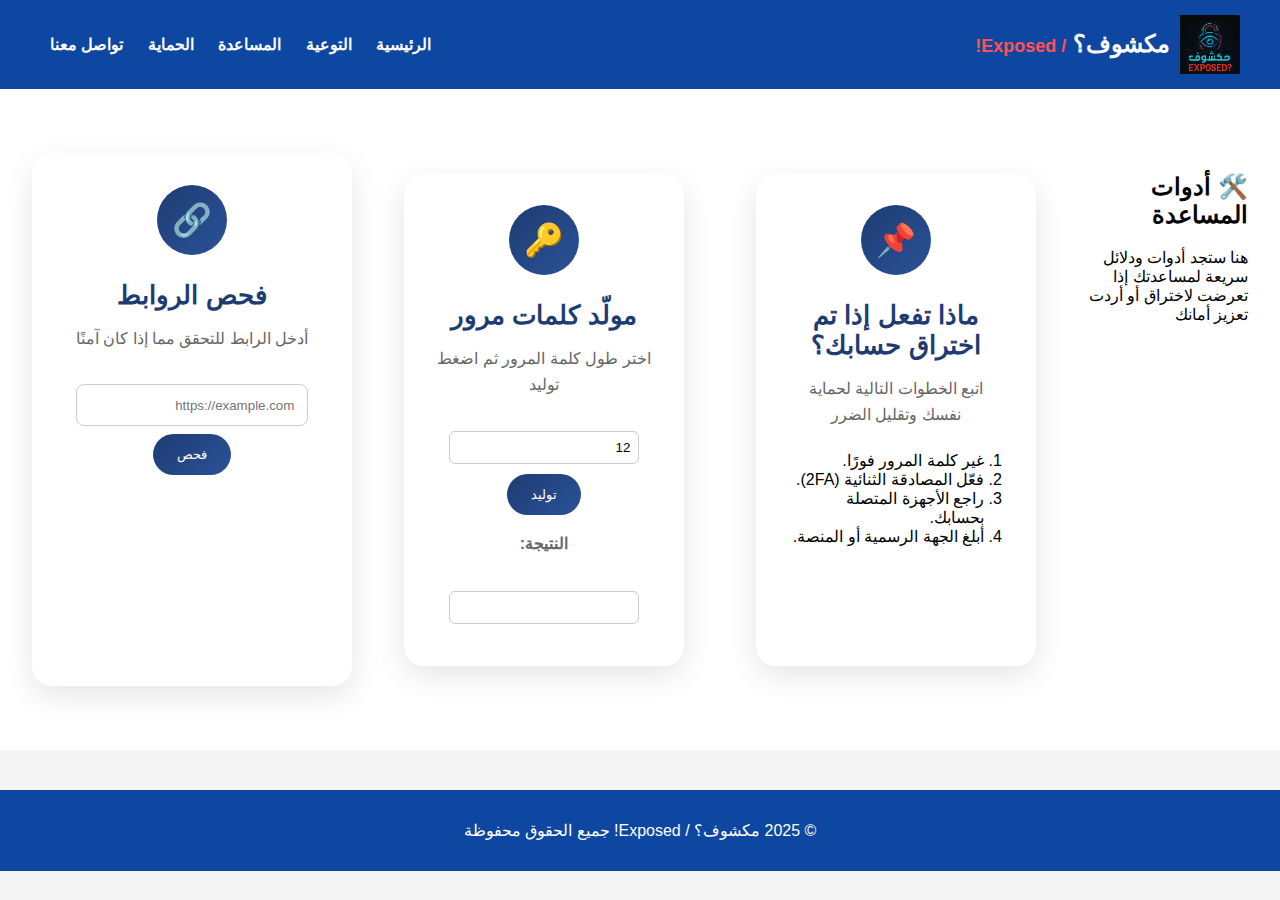
<file: support.html>
<!DOCTYPE html>
<html lang="ar" dir="rtl">
<head>
    <meta charset="UTF-8">
    <meta name="viewport" content="width=device-width, initial-scale=1.0">
    <title>قسم المساعدة | مكشوف؟ / Exposed!</title>
    <link rel="icon" type="image/x-icon" href="../assets/images/icons/favicon.ico">
    <link rel="stylesheet" href="../assets/css/style.css">
    <link rel="stylesheet" href="../assets/css/responsive.css">
    <script src="../assets/js/password-tool.js"></script>
    <script src="../assets/js/support.js"></script>
    <style>
        .sections {
            padding: 4rem 2rem;
            background: white;
        }
        .cards-container {
            display: grid;
            grid-template-columns: repeat(auto-fit, minmax(320px, 1fr));
            gap: 2rem;
            max-width: 1200px;
            margin: 0 auto;
        }
        .card {
            background: white;
            padding: 2rem;
            border-radius: 20px;
            text-align: center;
            transition: all 0.3s ease;
            box-shadow: 0 10px 30px rgba(0, 0, 0, 0.1);
        }
        .card:hover {
            transform: translateY(-10px);
            box-shadow: 0 20px 40px rgba(0, 0, 0, 0.15);
        }
        .card-icon {
            width: 70px;
            height: 70px;
            margin: 0 auto 1.2rem;
            background: linear-gradient(135deg, #1e3c72, #2a5298);
            border-radius: 50%;
            display: flex;
            align-items: center;
            justify-content: center;
            font-size: 2rem;
            color: white;
        }
        .card h3 {
            color: #1e3c72;
            font-size: 1.6rem;
            margin-bottom: 1rem;
        }
        .card p {
            color: #666;
            line-height: 1.6;
            font-size: 1rem;
            margin-bottom: 1.5rem;
        }
        .tool input, .check-link input {
            padding: 0.8rem;
            width: 80%;
            margin: 0.5rem auto;
            border: 1px solid #ccc;
            border-radius: 8px;
        }
        .tool button, .check-link button {
            background: linear-gradient(135deg, #1e3c72, #2a5298);
            color: white;
            border: none;
            padding: 0.8rem 1.5rem;
            border-radius: 25px;
            cursor: pointer;
            transition: all 0.3s ease;
        }
        .tool button:hover, .check-link button:hover {
            transform: scale(1.05);
            box-shadow: 0 5px 20px rgba(42, 82, 152, 0.4);
        }
    </style>
</head>
<body>
    <!-- ✅ الهيدر -->
    <header>
        <div class="logo">
            <img src="../assets/images/logo.png" alt="Exposed Logo" width="60">
            <h1>مكشوف؟ <span>/ Exposed!</span></h1>
        </div>
        <nav>
            <a href="index.html"><span>الرئيسية</span></a>
            <a href="awareness.html"><span>التوعية</span></a>
            <a href="support.html" class="active"><span>المساعدة</span></a>
            <a href="protection.html"><span>الحماية</span></a>
            <a href="contact.html"><span>تواصل معنا</span></a>
        </nav>
    </header>

    <!-- ✅ قسم المساعدة -->
    <section class="sections">
        <div class="section-title">
            <h2>🛠️ أدوات المساعدة</h2>
            <p>هنا ستجد أدوات ودلائل سريعة لمساعدتك إذا تعرضت لاختراق أو أردت تعزيز أمانك</p>
        </div>

        <div class="cards-container">
            <!-- ✅ دليل المساعدة -->
            <div class="card guide">
                <div class="card-icon">📌</div>
                <h3>ماذا تفعل إذا تم اختراق حسابك؟</h3>
                <p>اتبع الخطوات التالية لحماية نفسك وتقليل الضرر</p>
                <ol style="text-align:right; padding-right:20px;">
                    <li>غير كلمة المرور فورًا.</li>
                    <li>فعّل المصادقة الثنائية (2FA).</li>
                    <li>راجع الأجهزة المتصلة بحسابك.</li>
                    <li>أبلغ الجهة الرسمية أو المنصة.</li>
                </ol>
            </div>

            <!-- ✅ أداة توليد كلمات مرور -->
            <div class="card tool">
                <div class="card-icon">🔑</div>
                <h3>مولّد كلمات مرور</h3>
                <p>اختر طول كلمة المرور ثم اضغط توليد</p>
                <input type="number" id="passLength" value="12" min="6" max="32">
                <button type="button" onclick="showPassword()">توليد</button>
                <p><strong>النتيجة:</strong></p>
                <input type="text" id="generatedPass" readonly>
            </div>

            <!-- ✅ أداة فحص الروابط -->
            <div class="card check-link">
                <div class="card-icon">🔗</div>
                <h3>فحص الروابط</h3>
                <p>أدخل الرابط للتحقق مما إذا كان آمنًا</p>
                <form id="linkForm">
                    <input type="url" id="linkInput" placeholder="https://example.com" required>
                    <button type="submit">فحص</button>
                </form>
                <div id="linkResult"></div>
            </div>
        </div>
    </section>

    <!-- ✅ الفوتر -->
    <footer>
        <p>© 2025 مكشوف؟ / Exposed! جميع الحقوق محفوظة</p>
    </footer>
</body>
</html>
</file>
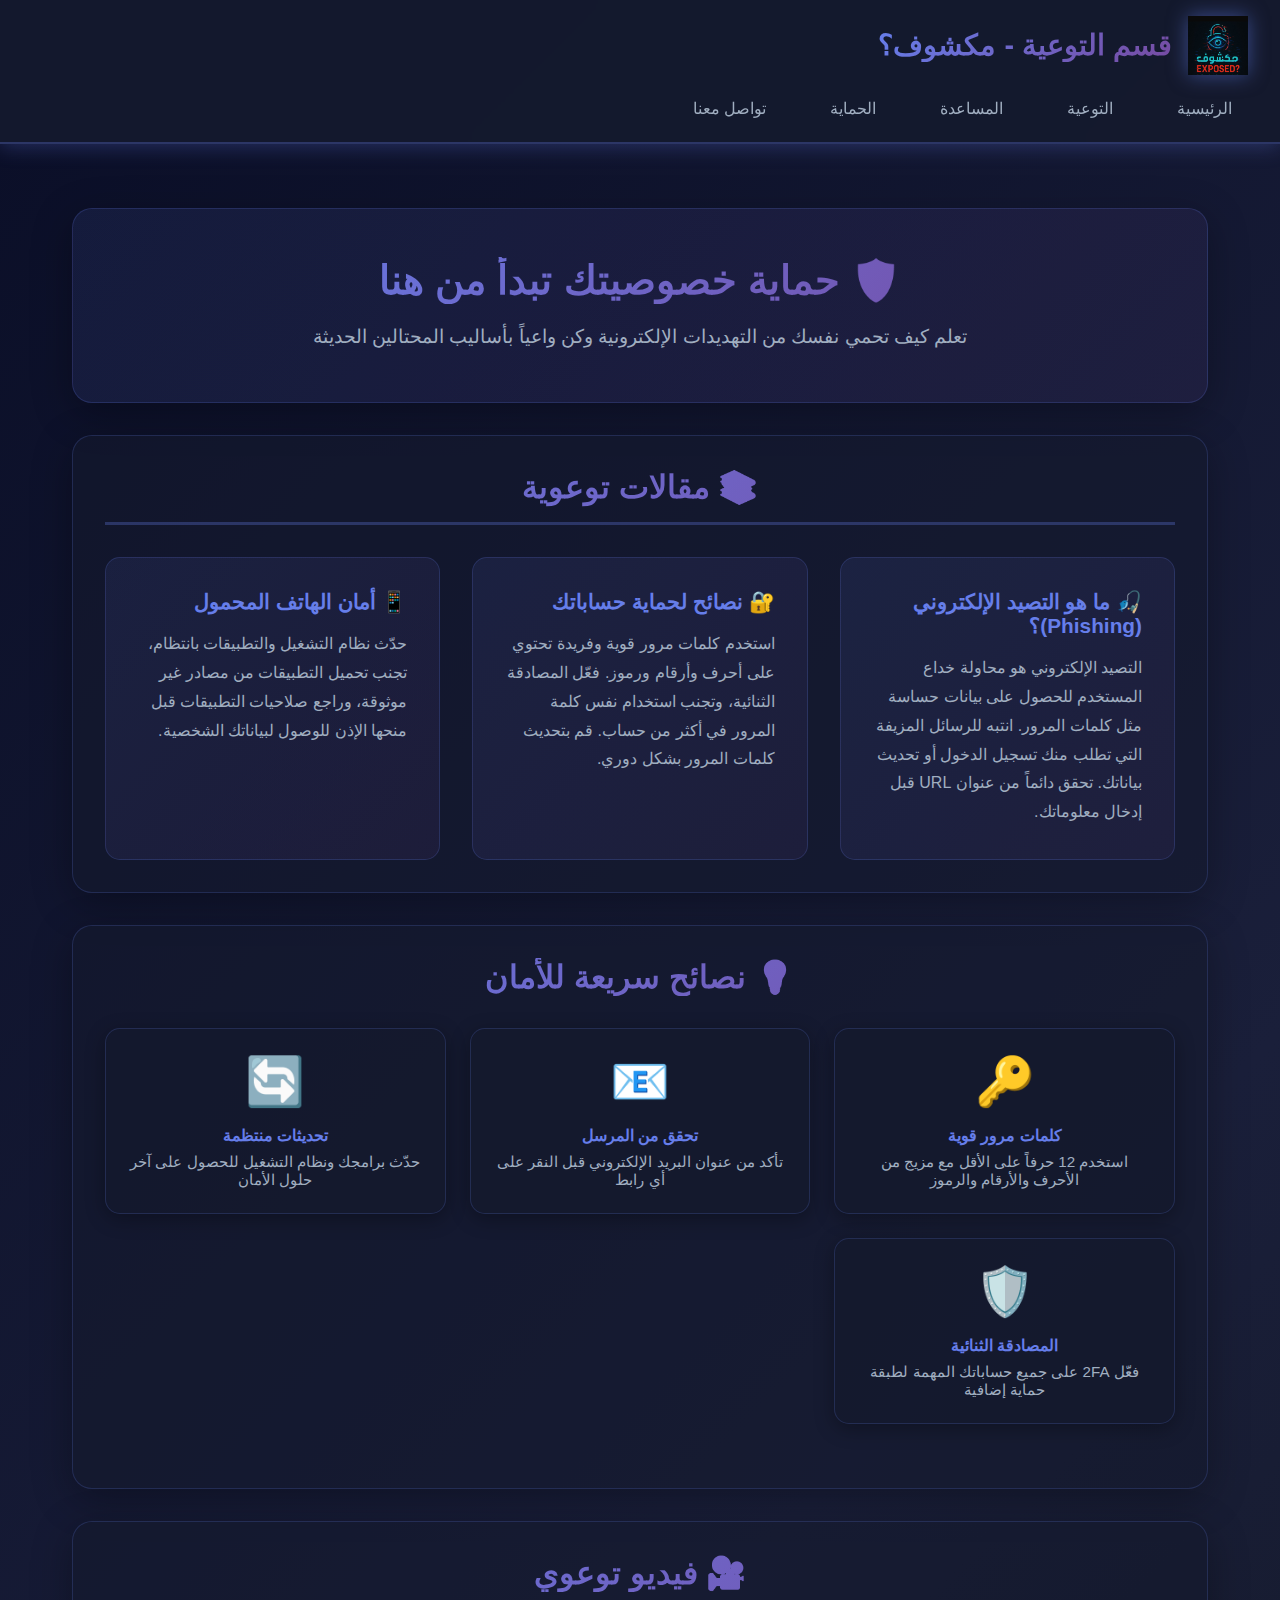
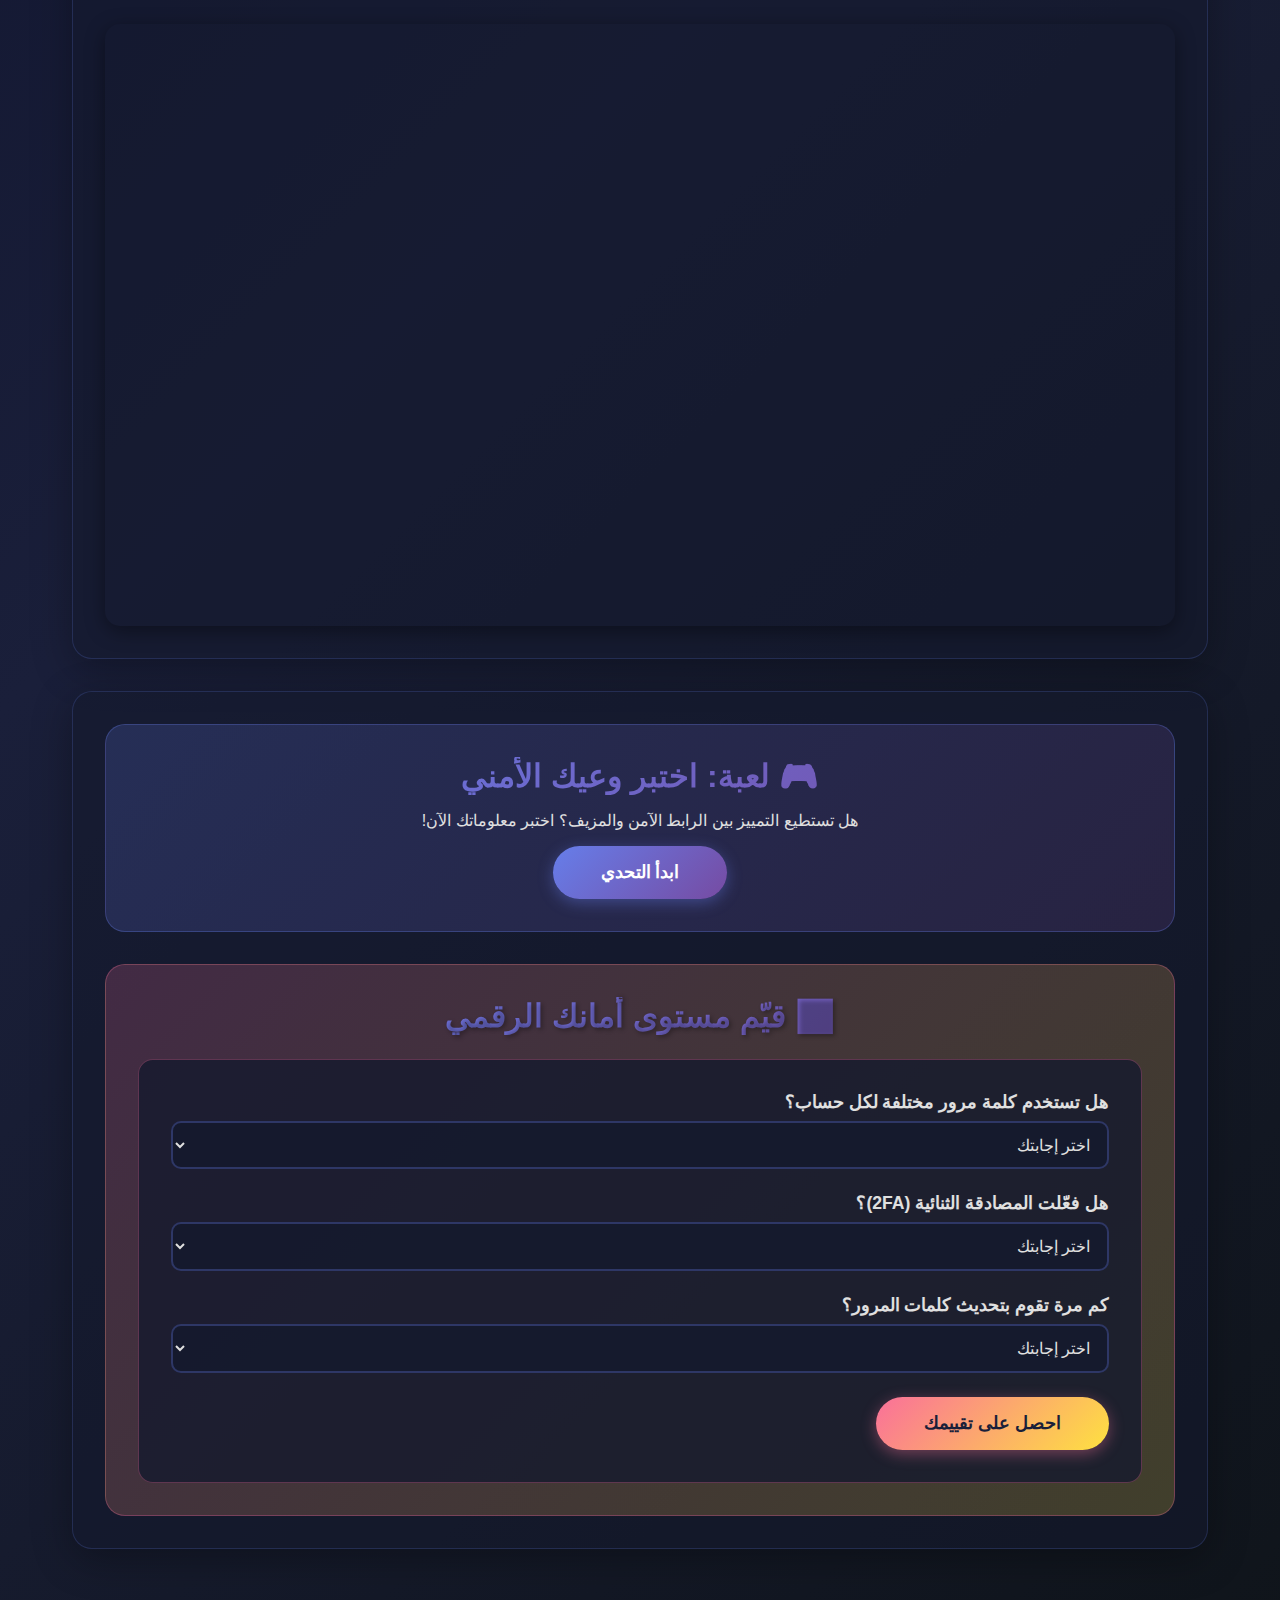
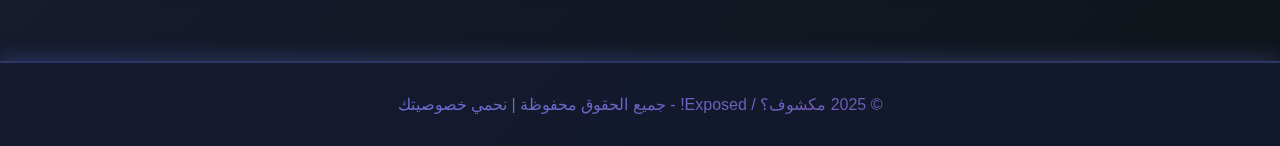
<file: pages/awareness.html>
<!DOCTYPE html>
<html lang="ar" dir="rtl">
<head>
    <meta charset="UTF-8">
    <meta name="viewport" content="width=device-width, initial-scale=1.0">
    <title>قسم التوعية | مكشوف؟ / Exposed!</title>
    <link rel="icon" type="image/x-icon" href="../assets/images/icons/favicon.ico">
    <style>
        * {
            margin: 0;
            padding: 0;
            box-sizing: border-box;
        }

        body {
            font-family: 'Segoe UI', Tahoma, Geneva, Verdana, sans-serif;
            background: linear-gradient(135deg, #0a0e27 0%, #1a1f3a 50%, #0f1419 100%);
            min-height: 100vh;
            color: #e0e0e0;
        }

        /* Header Styles */
        header {
            background: rgba(20, 25, 45, 0.95);
            backdrop-filter: blur(10px);
            box-shadow: 0 2px 20px rgba(102, 126, 234, 0.3);
            padding: 1rem 2rem;
            position: sticky;
            top: 0;
            z-index: 1000;
            border-bottom: 2px solid rgba(102, 126, 234, 0.3);
        }

        .logo {
            display: flex;
            align-items: center;
            gap: 1rem;
            margin-bottom: 1rem;
        }

        .logo img {
            filter: drop-shadow(0 0 10px rgba(102, 126, 234, 0.5));
        }

        .logo h1 {
            background: linear-gradient(135deg, #667eea 0%, #764ba2 100%);
            -webkit-background-clip: text;
            -webkit-text-fill-color: transparent;
            font-size: 1.8rem;
            font-weight: bold;
        }

        nav {
            display: flex;
            gap: 2rem;
            flex-wrap: wrap;
        }

        nav a {
            color: #a0aec0;
            text-decoration: none;
            font-weight: 500;
            padding: 0.5rem 1rem;
            border-radius: 25px;
            transition: all 0.3s ease;
            position: relative;
        }

        nav a:hover {
            background: linear-gradient(135deg, #667eea 0%, #764ba2 100%);
            color: white;
            transform: translateY(-2px);
            box-shadow: 0 5px 15px rgba(102, 126, 234, 0.4);
        }

        /* Main Container */
        .container {
            max-width: 1200px;
            margin: 0 auto;
            padding: 2rem;
        }

        /* Hero Section */
        .hero {
            background: linear-gradient(135deg, rgba(102, 126, 234, 0.1) 0%, rgba(118, 75, 162, 0.1) 100%);
            border-radius: 20px;
            padding: 3rem;
            margin: 2rem auto;
            text-align: center;
            box-shadow: 0 10px 40px rgba(0, 0, 0, 0.3);
            animation: fadeInUp 0.8s ease;
            border: 1px solid rgba(102, 126, 234, 0.2);
        }

        .hero h2 {
            background: linear-gradient(135deg, #667eea 0%, #764ba2 100%);
            -webkit-background-clip: text;
            -webkit-text-fill-color: transparent;
            font-size: 2.5rem;
            margin-bottom: 1rem;
        }

        .hero p {
            color: #a0aec0;
            font-size: 1.2rem;
            line-height: 1.8;
        }

        /* Articles Section */
        .articles {
            background: rgba(20, 25, 45, 0.6);
            border-radius: 20px;
            padding: 2rem;
            margin: 2rem auto;
            box-shadow: 0 10px 40px rgba(0, 0, 0, 0.3);
            animation: fadeInUp 0.8s ease 0.2s both;
            border: 1px solid rgba(102, 126, 234, 0.2);
        }

        .articles h2 {
            background: linear-gradient(135deg, #667eea 0%, #764ba2 100%);
            -webkit-background-clip: text;
            -webkit-text-fill-color: transparent;
            font-size: 2rem;
            margin-bottom: 2rem;
            text-align: center;
            padding-bottom: 1rem;
            border-bottom: 3px solid rgba(102, 126, 234, 0.3);
        }

        .articles-grid {
            display: grid;
            grid-template-columns: repeat(auto-fit, minmax(300px, 1fr));
            gap: 2rem;
            margin-top: 2rem;
        }

        article {
            background: linear-gradient(135deg, rgba(102, 126, 234, 0.1) 0%, rgba(118, 75, 162, 0.1) 100%);
            padding: 2rem;
            border-radius: 15px;
            transition: all 0.3s ease;
            border-right: 5px solid #667eea;
            border: 1px solid rgba(102, 126, 234, 0.2);
        }

        article:hover {
            transform: translateX(-10px);
            box-shadow: 0 5px 20px rgba(102, 126, 234, 0.4);
            border-right-color: #764ba2;
        }

        article h3 {
            color: #667eea;
            margin-bottom: 1rem;
            font-size: 1.3rem;
        }

        article p {
            color: #a0aec0;
            line-height: 1.8;
            font-size: 1rem;
        }

        /* Video Section */
        .video {
            background: rgba(20, 25, 45, 0.6);
            border-radius: 20px;
            padding: 2rem;
            margin: 2rem auto;
            box-shadow: 0 10px 40px rgba(0, 0, 0, 0.3);
            animation: fadeInUp 0.8s ease 0.4s both;
            border: 1px solid rgba(102, 126, 234, 0.2);
        }

        .video h2 {
            background: linear-gradient(135deg, #667eea 0%, #764ba2 100%);
            -webkit-background-clip: text;
            -webkit-text-fill-color: transparent;
            font-size: 2rem;
            margin-bottom: 2rem;
            text-align: center;
        }

        .video-container {
            position: relative;
            padding-bottom: 56.25%;
            height: 0;
            overflow: hidden;
            border-radius: 15px;
            box-shadow: 0 5px 20px rgba(0, 0, 0, 0.4);
        }

        .video-container iframe {
            position: absolute;
            top: 0;
            right: 0;
            width: 100%;
            height: 100%;
            border-radius: 15px;
        }

        /* Interactive Sections */
        .interactive-section {
            background: rgba(20, 25, 45, 0.6);
            border-radius: 20px;
            padding: 2rem;
            margin: 2rem auto;
            box-shadow: 0 10px 40px rgba(0, 0, 0, 0.3);
            animation: fadeInUp 0.8s ease 0.6s both;
            border: 1px solid rgba(102, 126, 234, 0.2);
        }

        .interactive-section h2 {
            background: linear-gradient(135deg, #667eea 0%, #764ba2 100%);
            -webkit-background-clip: text;
            -webkit-text-fill-color: transparent;
            font-size: 2rem;
            margin-bottom: 1.5rem;
            text-align: center;
        }

        /* Quiz Styles */
        .quiz {
            text-align: center;
            padding: 2rem;
            background: linear-gradient(135deg, rgba(102, 126, 234, 0.2) 0%, rgba(118, 75, 162, 0.2) 100%);
            border-radius: 20px;
            border: 1px solid rgba(102, 126, 234, 0.3);
        }

        .quiz h2 {
            color: #667eea;
            margin-bottom: 1rem;
        }

        .quiz-container {
            display: none;
            text-align: right;
            max-width: 700px;
            margin: 2rem auto;
        }

        .quiz-container.active {
            display: block;
        }

        .question-card {
            background: rgba(20, 25, 45, 0.8);
            padding: 2rem;
            border-radius: 15px;
            margin-bottom: 2rem;
            border: 1px solid rgba(102, 126, 234, 0.3);
        }

        .question-text {
            font-size: 1.3rem;
            color: #e0e0e0;
            margin-bottom: 1.5rem;
            font-weight: bold;
        }

        .options {
            display: flex;
            flex-direction: column;
            gap: 1rem;
        }

        .option {
            background: rgba(102, 126, 234, 0.1);
            padding: 1rem;
            border-radius: 10px;
            border: 2px solid rgba(102, 126, 234, 0.3);
            cursor: pointer;
            transition: all 0.3s ease;
            color: #e0e0e0;
        }

        .option:hover {
            background: rgba(102, 126, 234, 0.2);
            border-color: #667eea;
            transform: translateX(-5px);
        }

        .option.selected {
            background: rgba(102, 126, 234, 0.3);
            border-color: #667eea;
        }

        .option.correct {
            background: rgba(72, 187, 120, 0.3);
            border-color: #48bb78;
        }

        .option.wrong {
            background: rgba(250, 112, 154, 0.3);
            border-color: #fa709a;
        }

        .quiz-button {
            background: linear-gradient(135deg, #667eea 0%, #764ba2 100%);
            color: white;
            border: none;
            padding: 1rem 3rem;
            font-size: 1.1rem;
            border-radius: 50px;
            cursor: pointer;
            transition: all 0.3s ease;
            font-weight: bold;
            box-shadow: 0 4px 15px rgba(102, 126, 234, 0.4);
            margin-top: 1rem;
        }

        .quiz-button:hover {
            transform: translateY(-3px) scale(1.05);
            box-shadow: 0 6px 25px rgba(102, 126, 234, 0.6);
        }

        .quiz-button:disabled {
            opacity: 0.5;
            cursor: not-allowed;
            transform: none;
        }

        .quiz-result {
            display: none;
            text-align: center;
            padding: 2rem;
            background: rgba(102, 126, 234, 0.1);
            border-radius: 15px;
            margin-top: 2rem;
            border: 1px solid rgba(102, 126, 234, 0.3);
        }

        .quiz-result.show {
            display: block;
        }

        .quiz-result h3 {
            font-size: 2rem;
            color: #667eea;
            margin-bottom: 1rem;
        }

        .quiz-result p {
            font-size: 1.2rem;
            color: #a0aec0;
            margin-bottom: 1rem;
        }

        .score {
            font-size: 3rem;
            font-weight: bold;
            background: linear-gradient(135deg, #667eea 0%, #764ba2 100%);
            -webkit-background-clip: text;
            -webkit-text-fill-color: transparent;
            margin: 1rem 0;
        }

        /* Survey Section */
        .survey {
            background: linear-gradient(135deg, rgba(250, 112, 154, 0.2) 0%, rgba(254, 225, 64, 0.2) 100%);
            padding: 2rem;
            border-radius: 20px;
            margin-top: 2rem;
            border: 1px solid rgba(250, 112, 154, 0.3);
        }

        .survey h2 {
            color: #fa709a;
            text-shadow: 2px 2px 4px rgba(0, 0, 0, 0.3);
        }

        .survey form {
            background: rgba(20, 25, 45, 0.8);
            padding: 2rem;
            border-radius: 15px;
            margin-top: 1.5rem;
            border: 1px solid rgba(250, 112, 154, 0.3);
        }

        .survey label {
            color: #e0e0e0;
            font-weight: 600;
            font-size: 1.1rem;
            display: block;
            margin-bottom: 0.5rem;
        }

        .survey select {
            width: 100%;
            padding: 0.8rem;
            border: 2px solid rgba(102, 126, 234, 0.3);
            border-radius: 10px;
            font-size: 1rem;
            margin-bottom: 1.5rem;
            transition: all 0.3s ease;
            background: rgba(20, 25, 45, 0.8);
            color: #e0e0e0;
        }

        .survey select:focus {
            border-color: #667eea;
            outline: none;
            box-shadow: 0 0 0 3px rgba(102, 126, 234, 0.2);
        }

        .survey button {
            background: linear-gradient(135deg, #fa709a 0%, #fee140 100%);
            color: #1a1f3a;
            border: none;
            padding: 1rem 3rem;
            font-size: 1.1rem;
            border-radius: 50px;
            cursor: pointer;
            transition: all 0.3s ease;
            font-weight: bold;
            box-shadow: 0 4px 15px rgba(250, 112, 154, 0.4);
        }

        .survey button:hover {
            transform: translateY(-3px) scale(1.05);
            box-shadow: 0 6px 25px rgba(250, 112, 154, 0.6);
        }

        /* Tips Cards */
        .tips-container {
            display: grid;
            grid-template-columns: repeat(auto-fit, minmax(250px, 1fr));
            gap: 1.5rem;
            margin: 2rem 0;
        }

        .tip-card {
            background: rgba(20, 25, 45, 0.8);
            padding: 1.5rem;
            border-radius: 15px;
            text-align: center;
            box-shadow: 0 5px 20px rgba(0, 0, 0, 0.3);
            transition: all 0.3s ease;
            border-top: 4px solid #667eea;
            border: 1px solid rgba(102, 126, 234, 0.2);
        }

        .tip-card:hover {
            transform: translateY(-5px);
            box-shadow: 0 10px 30px rgba(102, 126, 234, 0.4);
        }

        .tip-icon {
            font-size: 3rem;
            margin-bottom: 1rem;
        }

        .tip-card h4 {
            color: #667eea;
            margin-bottom: 0.5rem;
        }

        .tip-card p {
            color: #a0aec0;
            font-size: 0.95rem;
        }

        /* Footer */
        footer {
            background: rgba(20, 25, 45, 0.95);
            text-align: center;
            padding: 2rem;
            margin-top: 3rem;
            box-shadow: 0 -2px 20px rgba(102, 126, 234, 0.3);
            border-top: 2px solid rgba(102, 126, 234, 0.3);
        }

        footer p {
            background: linear-gradient(135deg, #667eea 0%, #764ba2 100%);
            -webkit-background-clip: text;
            -webkit-text-fill-color: transparent;
            font-weight: 500;
        }

        /* Animations */
        @keyframes fadeInUp {
            from {
                opacity: 0;
                transform: translateY(30px);
            }
            to {
                opacity: 1;
                transform: translateY(0);
            }
        }

        /* Responsive Design */
        @media (max-width: 768px) {
            .logo h1 {
                font-size: 1.3rem;
            }

            nav {
                gap: 1rem;
            }

            nav a {
                padding: 0.4rem 0.8rem;
                font-size: 0.9rem;
            }

            .hero h2 {
                font-size: 1.8rem;
            }

            .articles-grid {
                grid-template-columns: 1fr;
            }

            .tips-container {
                grid-template-columns: 1fr;
            }
        }
    </style>
</head>
<body>
    <!-- Header -->
    <header>
        <div class="logo">
            <img src="../assets/images/logo.png" alt="Exposed Logo" width="60">
            <h1>قسم التوعية - مكشوف؟</h1>
        </div>
        <nav>
            <a href="index.html">الرئيسية</a>
            <a href="awareness.html">التوعية</a>
            <a href="support.html">المساعدة</a>
            <a href="protection.html">الحماية</a>
            <a href="contact.html">تواصل معنا</a>
        </nav>
    </header>

    <div class="container">
        <!-- Hero Section -->
        <section class="hero">
            <h2>🛡️ حماية خصوصيتك تبدأ من هنا</h2>
            <p>تعلم كيف تحمي نفسك من التهديدات الإلكترونية وكن واعياً بأساليب المحتالين الحديثة</p>
        </section>

        <!-- Articles Section -->
        <section class="articles">
            <h2>📚 مقالات توعوية</h2>
            <div class="articles-grid">
                <article>
                    <h3>🎣 ما هو التصيد الإلكتروني (Phishing)؟</h3>
                    <p>التصيد الإلكتروني هو محاولة خداع المستخدم للحصول على بيانات حساسة مثل كلمات المرور. 
                    انتبه للرسائل المزيفة التي تطلب منك تسجيل الدخول أو تحديث بياناتك. تحقق دائماً من عنوان URL قبل إدخال معلوماتك.</p>
                </article>
                <article>
                    <h3>🔐 نصائح لحماية حساباتك</h3>
                    <p>استخدم كلمات مرور قوية وفريدة تحتوي على أحرف وأرقام ورموز. فعّل المصادقة الثنائية، وتجنب استخدام نفس كلمة المرور في أكثر من حساب. قم بتحديث كلمات المرور بشكل دوري.</p>
                </article>
                <article>
                    <h3>📱 أمان الهاتف المحمول</h3>
                    <p>حدّث نظام التشغيل والتطبيقات بانتظام، تجنب تحميل التطبيقات من مصادر غير موثوقة، وراجع صلاحيات التطبيقات قبل منحها الإذن للوصول لبياناتك الشخصية.</p>
                </article>
            </div>
        </section>

        <!-- Tips Cards -->
        <section class="interactive-section">
            <h2>💡 نصائح سريعة للأمان</h2>
            <div class="tips-container">
                <div class="tip-card">
                    <div class="tip-icon">🔑</div>
                    <h4>كلمات مرور قوية</h4>
                    <p>استخدم 12 حرفاً على الأقل مع مزيج من الأحرف والأرقام والرموز</p>
                </div>
                <div class="tip-card">
                    <div class="tip-icon">📧</div>
                    <h4>تحقق من المرسل</h4>
                    <p>تأكد من عنوان البريد الإلكتروني قبل النقر على أي رابط</p>
                </div>
                <div class="tip-card">
                    <div class="tip-icon">🔄</div>
                    <h4>تحديثات منتظمة</h4>
                    <p>حدّث برامجك ونظام التشغيل للحصول على آخر حلول الأمان</p>
                </div>
                <div class="tip-card">
                    <div class="tip-icon">🛡️</div>
                    <h4>المصادقة الثنائية</h4>
                    <p>فعّل 2FA على جميع حساباتك المهمة لطبقة حماية إضافية</p>
                </div>
            </div>
        </section>

        <!-- Video Section -->
        <section class="video">
            <h2>🎥 فيديو توعوي</h2>
            <div class="video-container">
                <iframe 
                    src="https://www.youtube.com/embed/W4Cl6Lyendg"
                    title="ماهو الأمن السيبراني؟"
                    frameborder="0"
                    allowfullscreen>
                </iframe>
            </div>
        </section>

        <!-- Interactive Quiz Section -->
        <section class="interactive-section">
            <div class="quiz">
                <h2>🎮 لعبة: اختبر وعيك الأمني</h2>
                <p>هل تستطيع التمييز بين الرابط الآمن والمزيف؟ اختبر معلوماتك الآن!</p>
                <button class="quiz-button" onclick="startQuiz()" id="startBtn">ابدأ التحدي</button>
                
                <div class="quiz-container" id="quizContainer">
                    <div class="question-card" id="questionCard">
                        <div class="question-text" id="questionText"></div>
                        <div class="options" id="optionsContainer"></div>
                    </div>
                    <button class="quiz-button" onclick="nextQuestion()" id="nextBtn" disabled>السؤال التالي</button>
                </div>

                <div class="quiz-result" id="quizResult">
                    <h3>🎉 انتهت اللعبة!</h3>
                    <div class="score" id="scoreDisplay"></div>
                    <p id="resultMessage"></p>
                    <button class="quiz-button" onclick="restartQuiz()">إعادة المحاولة</button>
                </div>
            </div>

            <!-- Survey Section -->
            <div class="survey">
                <h2>📊 قيّم مستوى أمانك الرقمي</h2>
                <form id="surveyForm">
                    <label>هل تستخدم كلمة مرور مختلفة لكل حساب؟</label>
                    <select required>
                        <option value="">اختر إجابتك</option>
                        <option value="3">نعم، دائماً</option>
                        <option value="2">أحياناً</option>
                        <option value="1">لا، أستخدم نفس كلمة المرور</option>
                    </select>

                    <label>هل فعّلت المصادقة الثنائية (2FA)؟</label>
                    <select required>
                        <option value="">اختر إجابتك</option>
                        <option value="3">نعم، على جميع الحسابات</option>
                        <option value="2">على بعض الحسابات فقط</option>
                        <option value="1">لا، لم أفعّلها</option>
                    </select>

                    <label>كم مرة تقوم بتحديث كلمات المرور؟</label>
                    <select required>
                        <option value="">اختر إجابتك</option>
                        <option value="3">كل 3 أشهر</option>
                        <option value="2">كل 6 أشهر</option>
                        <option value="2">سنوياً</option>
                        <option value="1">نادراً ما أقوم بتحديثها</option>
                    </select>

                    <button type="submit">احصل على تقييمك</button>
                </form>
            </div>
        </section>
    </div>

    <!-- Footer -->
    <footer>
        <p>© 2025 مكشوف؟ / Exposed! - جميع الحقوق محفوظة | نحمي خصوصيتك</p>
    </footer>

    <script>
        const questions = [
            {
                question: "أي من هذه الروابط يبدو آمناً؟",
                options: [
                    "https://www.facebook.com",
                    "http://faceb00k.com", 
                    "https://facebοοk.com"
                ],
                correct: 0,
                explanation: "الرابط الصحيح يبدأ بـ https:// ويحتوي على اسم النطاق الصحيح"
            },
            {
                question: "ما هي علامة الموقع الآمن؟",
                options: [
                    "عنوان يبدأ بـ http://",
                    "عنوان يبدأ بـ https:// مع قفل أخضر",
                    "أي موقع مشهور"
                ],
                correct: 1,
                explanation: "المواقع الآمنة تستخدم https:// وتظهر أيقونة قفل في المتصفح"
            },
            {
                question: "متى يجب عليك إعطاء كلمة المرور؟",
                options: [
                    "عندما يطلبها موظف البنك عبر الهاتف",
                    "في رسالة بريد إلكتروني رسمية",
                    "فقط على الموقع الرسمي مباشرة"
                ],
                correct: 2,
                explanation: "لا تشارك كلمة المرور أبداً عبر الهاتف أو البريد الإلكتروني"
            },
            {
                question: "ما هو أفضل طول لكلمة المرور؟",
                options: [
                    "6 أحرف على الأقل",
                    "12 حرفاً أو أكثر",
                    "8 أحرف كافية"
                ],
                correct: 1,
                explanation: "كلمات المرور الطويلة (12+ حرف) أكثر أماناً وصعبة الاختراق"
            },
            {
                question: "ماذا تفعل عند استلام بريد مشبوه؟",
                options: [
                    "أفتحه لأتحقق من محتواه",
                    "أحذفه مباشرة دون فتحه",
                    "أنقر على الروابط لمعرفة مصدرها"
                ],
                correct: 1,
                explanation: "احذف الرسائل المشبوهة فوراً ولا تنقر على أي روابط فيها"
            }
        ];

        let currentQuestion = 0;
        let score = 0;
        let selectedAnswer = null;

        function startQuiz() {
            document.getElementById('startBtn').style.display = 'none';
            document.getElementById('quizContainer').classList.add('active');
            currentQuestion = 0;
            score = 0;
            showQuestion();
        }

        function showQuestion() {
            if (currentQuestion >= questions.length) {
                showResult();
                return;
            }

            const question = questions[currentQuestion];
            document.getElementById('questionText').textContent = `السؤال ${currentQuestion + 1} من ${questions.length}: ${question.question}`;
            
            const optionsContainer = document.getElementById('optionsContainer');
            optionsContainer.innerHTML = '';
            
            question.options.forEach((option, index) => {
                const optionDiv = document.createElement('div');
                optionDiv.className = 'option';
                optionDiv.textContent = option;
                optionDiv.onclick = () => selectAnswer(index);
                optionsContainer.appendChild(optionDiv);
            });

            document.getElementById('nextBtn').disabled = true;
            selectedAnswer = null;
        }

        function selectAnswer(index) {
            const options = document.querySelectorAll('.option');
            options.forEach((opt, i) => {
                opt.classList.remove('selected', 'correct', 'wrong');
                if (i === index) {
                    opt.classList.add('selected');
                }
            });

            selectedAnswer = index;
            document.getElementById('nextBtn').disabled = false;
        }

        function nextQuestion() {
            const question = questions[currentQuestion];
            const options = document.querySelectorAll('.option');
            
            // Show correct/wrong answers
            options.forEach((opt, i) => {
                if (i === question.correct) {
                    opt.classList.add('correct');
                } else if (i === selectedAnswer) {
                    opt.classList.add('wrong');
                }
            });

            if (selectedAnswer === question.correct) {
                score++;
            }

            // Disable options and show explanation
            options.forEach(opt => opt.onclick = null);
            
            setTimeout(() => {
                currentQuestion++;
                showQuestion();
            }, 2000);
        }

        function showResult() {
            document.getElementById('quizContainer').style.display = 'none';
            const resultDiv = document.getElementById('quizResult');
            resultDiv.classList.add('show');
            
            document.getElementById('scoreDisplay').textContent = `${score}/${questions.length}`;
            
            let message = '';
            const percentage = (score / questions.length) * 100;
            
            if (percentage === 100) {
                message = "ممتاز! أنت خبير في الأمان الرقمي! 🏆";
            } else if (percentage >= 60) {
                message = "جيد! لكن يمكنك التحسن أكثر! 💪";
            } else {
                message = "تحتاج للمزيد من التعلم حول الأمان الرقمي 📚";
            }
            
            document.getElementById('resultMessage').textContent = message;
        }

        function restartQuiz() {
            document.getElementById('quizResult').classList.remove('show');
            document.getElementById('startBtn').style.display = 'inline-block';
            document.getElementById('quizContainer').classList.remove('active');
        }

        // Survey form handler
        document.getElementById('surveyForm').addEventListener('submit', function(e) {
            e.preventDefault();
            
            const selects = this.querySelectorAll('select');
            let totalScore = 0;
            
            selects.forEach(select => {
                totalScore += parseInt(select.value) || 0;
            });
            
            let message = "";
            if (totalScore >= 8) {
                message = "🏆 ممتاز! مستوى أمانك الرقمي عالٍ جداً. استمر في الحفاظ على هذا المستوى!";
            } else if (totalScore >= 5) {
                message = "👍 جيد! لديك مستوى أمان معقول، لكن يمكنك تحسينه أكثر.";
            } else {
                message = "⚠️ تحذير! مستوى أمانك الرقمي يحتاج لتحسين عاجل. راجع النصائح أعلاه.";
            }
            
            alert("نتيجة التقييم:\n\n" + message);
        });
    </script>
</body>
</html>
</file>
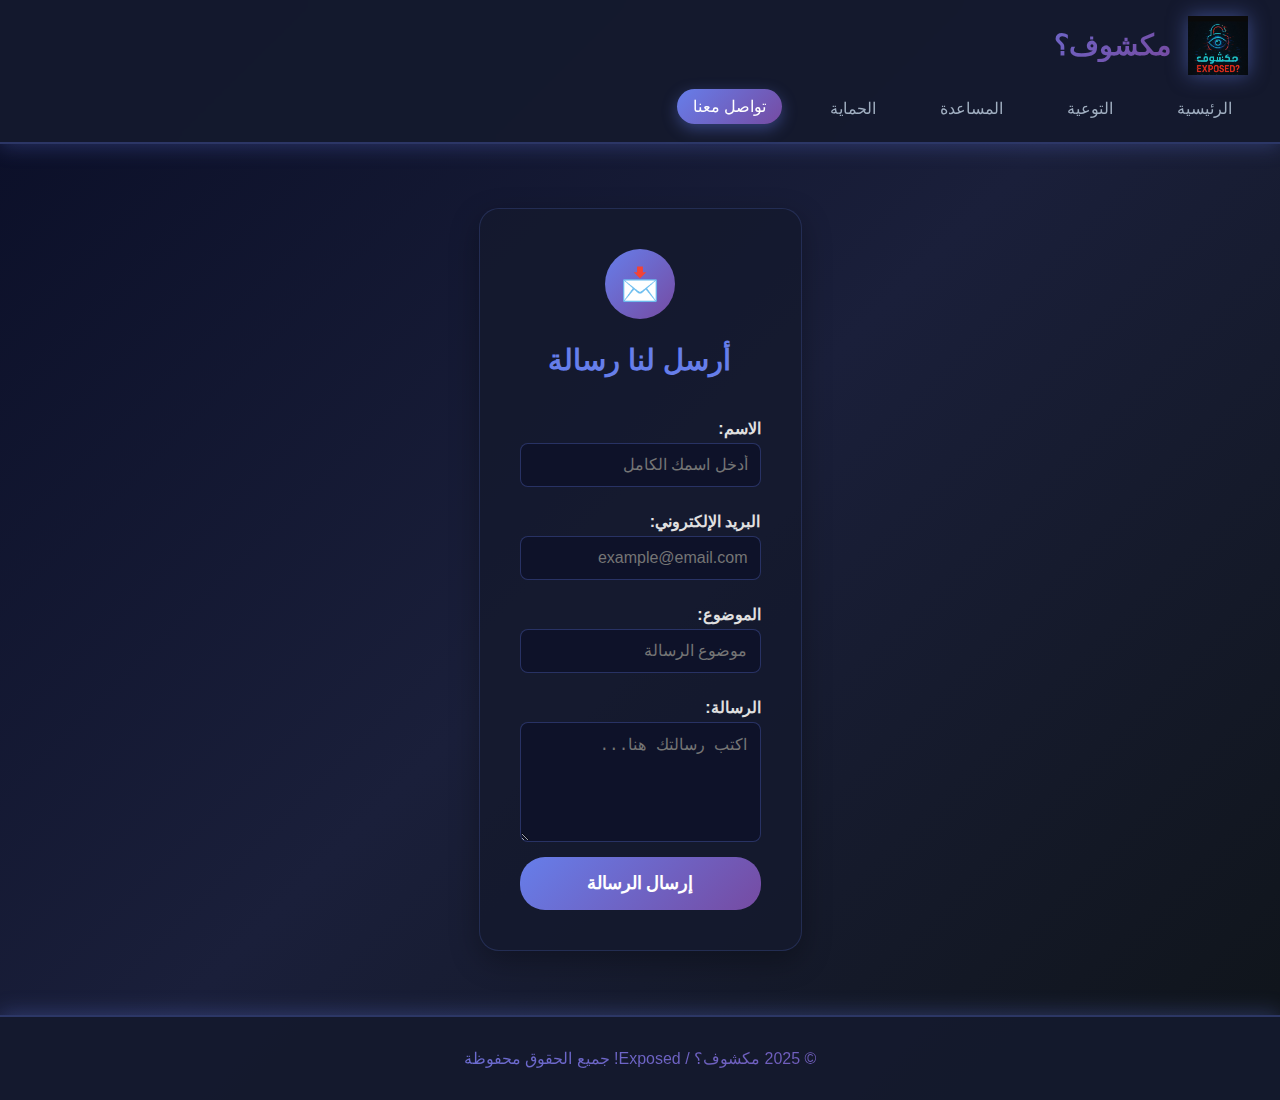
<file: pages/contact.html>
<!DOCTYPE html>
<html lang="ar" dir="rtl">
<head>
    <meta charset="UTF-8">
    <meta name="viewport" content="width=device-width, initial-scale=1.0">
    <title>تواصل معنا | مكشوف؟ / Exposed!</title>
    <link rel="icon" type="image/x-icon" href="../assets/images/icons/favicon.ico">
    <style>
        * {
            margin: 0;
            padding: 0;
            box-sizing: border-box;
        }

        body {
            font-family: 'Segoe UI', Tahoma, Geneva, Verdana, sans-serif;
            background: linear-gradient(135deg, #0a0e27 0%, #1a1f3a 50%, #0f1419 100%);
            min-height: 100vh;
            color: #e0e0e0;
        }

        /* Header Styles */
        header {
            background: rgba(20, 25, 45, 0.95);
            backdrop-filter: blur(10px);
            box-shadow: 0 2px 20px rgba(102, 126, 234, 0.3);
            padding: 1rem 2rem;
            position: sticky;
            top: 0;
            z-index: 1000;
            border-bottom: 2px solid rgba(102, 126, 234, 0.3);
        }

        .logo {
            display: flex;
            align-items: center;
            gap: 1rem;
            margin-bottom: 1rem;
        }

        .logo img {
            filter: drop-shadow(0 0 10px rgba(102, 126, 234, 0.5));
        }

        .logo h1 {
            background: linear-gradient(135deg, #667eea 0%, #764ba2 100%);
            -webkit-background-clip: text;
            -webkit-text-fill-color: transparent;
            font-size: 1.8rem;
            font-weight: bold;
        }

        .logo h1 span {
            opacity: 0.8;
        }

        nav {
            display: flex;
            gap: 2rem;
            flex-wrap: wrap;
        }

        nav a {
            color: #a0aec0;
            text-decoration: none;
            font-weight: 500;
            padding: 0.5rem 1rem;
            border-radius: 25px;
            transition: all 0.3s ease;
        }

        nav a:hover, nav a.active {
            background: linear-gradient(135deg, #667eea 0%, #764ba2 100%);
            color: white;
            transform: translateY(-2px);
            box-shadow: 0 5px 15px rgba(102, 126, 234, 0.4);
        }

        /* Main Section */
        .sections {
            padding: 4rem 2rem;
            min-height: calc(100vh - 200px);
            display: flex;
            align-items: center;
            justify-content: center;
        }

        .cards-container {
            display: flex;
            justify-content: center;
            flex-wrap: wrap;
            max-width: 800px;
            margin: 0 auto;
        }

        .card {
            width: 100%;
            background: rgba(20, 25, 45, 0.8);
            padding: 2.5rem;
            border-radius: 20px;
            box-shadow: 0 10px 30px rgba(0, 0, 0, 0.3);
            transition: transform 0.3s ease, box-shadow 0.3s ease;
            border: 1px solid rgba(102, 126, 234, 0.2);
        }

        .card:hover {
            transform: translateY(-8px);
            box-shadow: 0 20px 40px rgba(102, 126, 234, 0.3);
        }

        .card-icon {
            width: 70px;
            height: 70px;
            margin: 0 auto 1.5rem;
            background: linear-gradient(135deg, #667eea, #764ba2);
            border-radius: 50%;
            display: flex;
            align-items: center;
            justify-content: center;
            font-size: 2rem;
            color: white;
            animation: iconFloat 3s ease infinite;
        }

        @keyframes iconFloat {
            0%, 100% { transform: translateY(0); }
            50% { transform: translateY(-10px); }
        }

        .card h2 {
            text-align: center;
            color: #667eea;
            margin-bottom: 2rem;
            font-size: 1.8rem;
        }

        form {
            display: flex;
            flex-direction: column;
        }

        form label {
            margin: 10px 0 5px;
            font-weight: bold;
            text-align: right;
            color: #e0e0e0;
        }

        form input, form textarea {
            padding: 12px;
            border: 1px solid rgba(102, 126, 234, 0.3);
            border-radius: 8px;
            margin-bottom: 15px;
            font-size: 1rem;
            background: rgba(10, 14, 39, 0.6);
            color: #e0e0e0;
            transition: all 0.3s ease;
        }

        form input:focus, form textarea:focus {
            outline: none;
            border-color: #667eea;
            box-shadow: 0 0 0 3px rgba(102, 126, 234, 0.2);
        }

        form textarea {
            resize: vertical;
            min-height: 120px;
        }

        form button {
            background: linear-gradient(135deg, #667eea, #764ba2);
            color: white;
            padding: 1rem 1.5rem;
            border: none;
            border-radius: 25px;
            cursor: pointer;
            transition: all 0.3s ease;
            font-weight: 600;
            font-size: 1.1rem;
        }

        form button:hover {
            transform: scale(1.05);
            box-shadow: 0 5px 20px rgba(102, 126, 234, 0.4);
        }

        #contactResult {
            margin-top: 15px;
            text-align: center;
            font-weight: bold;
            padding: 1rem;
            border-radius: 10px;
            display: none;
        }

        #contactResult.show {
            display: block;
        }

        #contactResult.success {
            background: rgba(72, 187, 120, 0.2);
            border: 1px solid rgba(72, 187, 120, 0.4);
            color: #48bb78;
        }

        /* Footer */
        footer {
            background: rgba(20, 25, 45, 0.95);
            text-align: center;
            padding: 2rem;
            box-shadow: 0 -2px 20px rgba(102, 126, 234, 0.3);
            border-top: 2px solid rgba(102, 126, 234, 0.3);
        }

        footer p {
            background: linear-gradient(135deg, #667eea 0%, #764ba2 100%);
            -webkit-background-clip: text;
            -webkit-text-fill-color: transparent;
            font-weight: 500;
        }

        /* Responsive */
        @media (max-width: 768px) {
            .sections {
                padding: 2rem 1rem;
            }

            .card {
                padding: 1.5rem;
            }
        }
    </style>
</head>
<body>
    <!-- Header -->
    <header>
        <div class="logo">
            <img src="../assets/images/logo.png" alt="Exposed Logo" width="60">
            <h1>مكشوف؟ <span>/ Exposed!</span></h1>
        </div>
        <nav>
            <a href="index.html">الرئيسية</a>
            <a href="awareness.html">التوعية</a>
            <a href="support.html">المساعدة</a>
            <a href="protection.html">الحماية</a>
            <a href="contact.html" class="active">تواصل معنا</a>
        </nav>
    </header>

    <!-- Contact Form Section -->
    <section class="sections">
        <div class="cards-container">
            <div class="card">
                <div class="card-icon">📩</div>
                <h2>أرسل لنا رسالة</h2>
                <form id="contactForm" onsubmit="handleSubmit(event)">
                    <label for="name">الاسم:</label>
                    <input type="text" id="name" name="name" required placeholder="أدخل اسمك الكامل">

                    <label for="email">البريد الإلكتروني:</label>
                    <input type="email" id="email" name="email" required placeholder="example@email.com">

                    <label for="subject">الموضوع:</label>
                    <input type="text" id="subject" name="subject" required placeholder="موضوع الرسالة">

                    <label for="message">الرسالة:</label>
                    <textarea id="message" name="message" required placeholder="اكتب رسالتك هنا..."></textarea>

                    <button type="submit">إرسال الرسالة</button>
                </form>
                <div id="contactResult"></div>
            </div>
        </div>
    </section>

    <!-- Footer -->
    <footer>
        <p>© 2025 مكشوف؟ / Exposed! جميع الحقوق محفوظة</p>
    </footer>

    <script>
        function handleSubmit(event) {
            event.preventDefault();
            
            const resultDiv = document.getElementById('contactResult');
            const form = document.getElementById('contactForm');
            
            // Simulate form submission
            resultDiv.textContent = "✅ تم إرسال رسالتك بنجاح! سنتواصل معك قريباً.";
            resultDiv.className = "show success";
            
            // Reset form
            form.reset();
            
            // Hide message after 5 seconds
            setTimeout(() => {
                resultDiv.classList.remove('show');
            }, 5000);
        }
    </script>
</body>
</html>
</file>
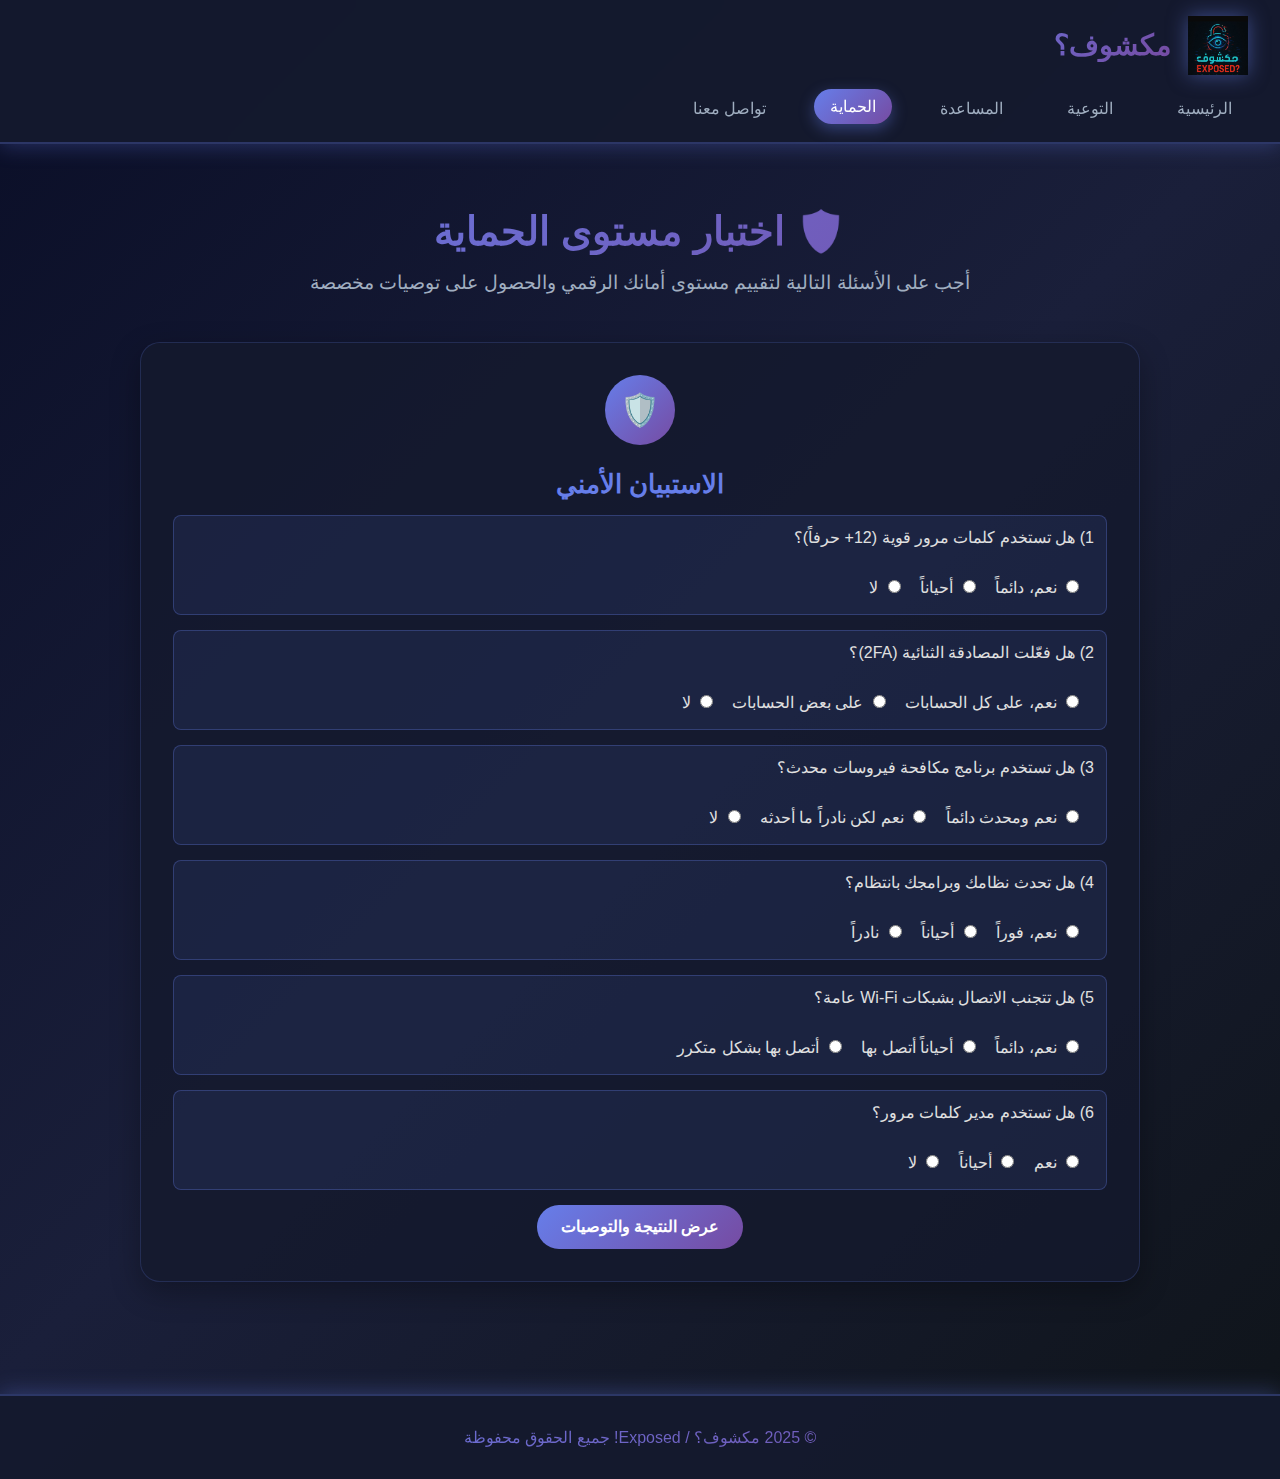
<file: pages/protection.html>
<!DOCTYPE html>
<html lang="ar" dir="rtl">
<head>
    <meta charset="UTF-8">
    <meta name="viewport" content="width=device-width, initial-scale=1.0">
    <title>قسم الحماية | مكشوف؟ / Exposed!</title>
    <link rel="icon" type="image/x-icon" href="../assets/images/icons/favicon.ico">
    <style>
        * {
            margin: 0;
            padding: 0;
            box-sizing: border-box;
        }

        body {
            font-family: 'Segoe UI', Tahoma, Geneva, Verdana, sans-serif;
            background: linear-gradient(135deg, #0a0e27 0%, #1a1f3a 50%, #0f1419 100%);
            min-height: 100vh;
            color: #e0e0e0;
        }

        /* Header Styles */
        header {
            background: rgba(20, 25, 45, 0.95);
            backdrop-filter: blur(10px);
            box-shadow: 0 2px 20px rgba(102, 126, 234, 0.3);
            padding: 1rem 2rem;
            position: sticky;
            top: 0;
            z-index: 1000;
            border-bottom: 2px solid rgba(102, 126, 234, 0.3);
        }

        .logo {
            display: flex;
            align-items: center;
            gap: 1rem;
            margin-bottom: 1rem;
        }

        .logo img {
            filter: drop-shadow(0 0 10px rgba(102, 126, 234, 0.5));
        }

        .logo h1 {
            background: linear-gradient(135deg, #667eea 0%, #764ba2 100%);
            -webkit-background-clip: text;
            -webkit-text-fill-color: transparent;
            font-size: 1.8rem;
            font-weight: bold;
        }

        .logo h1 span {
            opacity: 0.8;
        }

        nav {
            display: flex;
            gap: 2rem;
            flex-wrap: wrap;
        }

        nav a {
            color: #a0aec0;
            text-decoration: none;
            font-weight: 500;
            padding: 0.5rem 1rem;
            border-radius: 25px;
            transition: all 0.3s ease;
        }

        nav a:hover, nav a.active {
            background: linear-gradient(135deg, #667eea 0%, #764ba2 100%);
            color: white;
            transform: translateY(-2px);
            box-shadow: 0 5px 15px rgba(102, 126, 234, 0.4);
        }

        /* Main Section */
        .sections {
            padding: 4rem 2rem;
        }

        .section-title {
            text-align: center;
            margin-bottom: 3rem;
        }

        .section-title h2 {
            background: linear-gradient(135deg, #667eea 0%, #764ba2 100%);
            -webkit-background-clip: text;
            -webkit-text-fill-color: transparent;
            font-size: 2.5rem;
            margin-bottom: 1rem;
        }

        .section-title p {
            color: #a0aec0;
            font-size: 1.2rem;
        }

        .cards-container {
            display: flex;
            justify-content: center;
            max-width: 1000px;
            margin: 0 auto;
        }

        .card {
            width: 100%;
            background: rgba(20, 25, 45, 0.8);
            padding: 2rem;
            border-radius: 20px;
            box-shadow: 0 10px 30px rgba(0, 0, 0, 0.3);
            transition: transform 0.3s ease, box-shadow 0.3s ease;
            border: 1px solid rgba(102, 126, 234, 0.2);
        }

        .card:hover {
            transform: translateY(-10px);
            box-shadow: 0 20px 40px rgba(102, 126, 234, 0.3);
        }

        .card-icon {
            width: 70px;
            height: 70px;
            margin: 0 auto 1.5rem;
            background: linear-gradient(135deg, #667eea, #764ba2);
            border-radius: 50%;
            display: flex;
            align-items: center;
            justify-content: center;
            font-size: 2rem;
            color: white;
            animation: iconFloat 3s ease infinite;
        }

        @keyframes iconFloat {
            0%, 100% { transform: translateY(0); }
            50% { transform: translateY(-10px); }
        }

        .card h3 {
            color: #667eea;
            font-size: 1.6rem;
            margin-bottom: 1rem;
            text-align: center;
        }

        .card form {
            text-align: right;
        }

        .card .q {
            background: rgba(102, 126, 234, 0.1);
            border: 1px solid rgba(102, 126, 234, 0.3);
            padding: 12px;
            margin-bottom: 15px;
            border-radius: 8px;
        }

        .card .q label {
            color: #e0e0e0;
            display: block;
            margin-bottom: 8px;
            font-weight: 500;
        }

        .card .q input[type="radio"] {
            margin: 0 5px;
            cursor: pointer;
        }

        .card .q label:not(:first-child) {
            display: inline-block;
            margin: 5px 10px 5px 0;
            font-weight: normal;
            cursor: pointer;
        }

        .card button {
            display: block;
            margin: 15px auto 0;
            background: linear-gradient(135deg, #667eea, #764ba2);
            color: white;
            padding: 0.8rem 1.5rem;
            border: none;
            border-radius: 25px;
            cursor: pointer;
            transition: all 0.3s ease;
            font-weight: 600;
            font-size: 1rem;
        }

        .card button:hover {
            transform: scale(1.05);
            box-shadow: 0 5px 20px rgba(102, 126, 234, 0.4);
        }

        #protectionResult {
            margin-top: 1.5rem;
            padding: 1.5rem;
            border-radius: 10px;
            background: rgba(102, 126, 234, 0.1);
            border: 1px solid rgba(102, 126, 234, 0.3);
            display: none;
        }

        #protectionResult.show {
            display: block;
        }

        #protectionResult h4 {
            color: #667eea;
            margin-bottom: 1rem;
            font-size: 1.3rem;
        }

        #protectionResult p {
            color: #a0aec0;
            line-height: 1.8;
            margin-bottom: 0.5rem;
        }

        .score-display {
            text-align: center;
            font-size: 3rem;
            font-weight: bold;
            background: linear-gradient(135deg, #667eea, #764ba2);
            -webkit-background-clip: text;
            -webkit-text-fill-color: transparent;
            margin: 1rem 0;
        }

        /* Footer */
        footer {
            background: rgba(20, 25, 45, 0.95);
            text-align: center;
            padding: 2rem;
            margin-top: 3rem;
            box-shadow: 0 -2px 20px rgba(102, 126, 234, 0.3);
            border-top: 2px solid rgba(102, 126, 234, 0.3);
        }

        footer p {
            background: linear-gradient(135deg, #667eea 0%, #764ba2 100%);
            -webkit-background-clip: text;
            -webkit-text-fill-color: transparent;
            font-weight: 500;
        }
    </style>
</head>
<body>
    <!-- Header -->
    <header>
        <div class="logo">
            <img src="../assets/images/logo.png" alt="Exposed Logo" width="60">
            <h1>مكشوف؟ <span>/ Exposed!</span></h1>
        </div>
        <nav>
            <a href="index.html">الرئيسية</a>
            <a href="awareness.html">التوعية</a>
            <a href="support.html">المساعدة</a>
            <a href="protection.html" class="active">الحماية</a>
            <a href="contact.html">تواصل معنا</a>
        </nav>
    </header>

    <!-- Main Section -->
    <section class="sections">
        <div class="section-title">
            <h2>🛡️ اختبار مستوى الحماية</h2>
            <p>أجب على الأسئلة التالية لتقييم مستوى أمانك الرقمي والحصول على توصيات مخصصة</p>
        </div>

        <div class="cards-container">
            <div class="card">
                <div class="card-icon">🛡️</div>
                <h3>الاستبيان الأمني</h3>
                <form id="protectionForm" onsubmit="evaluateProtection(event)">
                    <div class="q">
                        <label>1) هل تستخدم كلمات مرور قوية (12+ حرفاً)؟</label><br>
                        <label><input type="radio" name="q1" value="3" required> نعم، دائماً</label>
                        <label><input type="radio" name="q1" value="2"> أحياناً</label>
                        <label><input type="radio" name="q1" value="1"> لا</label>
                    </div>

                    <div class="q">
                        <label>2) هل فعّلت المصادقة الثنائية (2FA)؟</label><br>
                        <label><input type="radio" name="q2" value="3" required> نعم، على كل الحسابات</label>
                        <label><input type="radio" name="q2" value="2"> على بعض الحسابات</label>
                        <label><input type="radio" name="q2" value="1"> لا</label>
                    </div>

                    <div class="q">
                        <label>3) هل تستخدم برنامج مكافحة فيروسات محدث؟</label><br>
                        <label><input type="radio" name="q3" value="3" required> نعم ومحدث دائماً</label>
                        <label><input type="radio" name="q3" value="2"> نعم لكن نادراً ما أحدثه</label>
                        <label><input type="radio" name="q3" value="1"> لا</label>
                    </div>

                    <div class="q">
                        <label>4) هل تحدث نظامك وبرامجك بانتظام؟</label><br>
                        <label><input type="radio" name="q4" value="3" required> نعم، فوراً</label>
                        <label><input type="radio" name="q4" value="2"> أحياناً</label>
                        <label><input type="radio" name="q4" value="1"> نادراً</label>
                    </div>

                    <div class="q">
                        <label>5) هل تتجنب الاتصال بشبكات Wi-Fi عامة؟</label><br>
                        <label><input type="radio" name="q5" value="3" required> نعم، دائماً</label>
                        <label><input type="radio" name="q5" value="2"> أحياناً أتصل بها</label>
                        <label><input type="radio" name="q5" value="1"> أتصل بها بشكل متكرر</label>
                    </div>

                    <div class="q">
                        <label>6) هل تستخدم مدير كلمات مرور؟</label><br>
                        <label><input type="radio" name="q6" value="3" required> نعم</label>
                        <label><input type="radio" name="q6" value="2"> أحياناً</label>
                        <label><input type="radio" name="q6" value="1"> لا</label>
                    </div>

                    <button type="submit">عرض النتيجة والتوصيات</button>
                </form>
                
                <div id="protectionResult"></div>
            </div>
        </div>
    </section>

    <!-- Footer -->
    <footer>
        <p>© 2025 مكشوف؟ / Exposed! جميع الحقوق محفوظة</p>
    </footer>

    <script>
        function evaluateProtection(event) {
            event.preventDefault();
            
            const form = document.getElementById('protectionForm');
            const formData = new FormData(form);
            let totalScore = 0;
            
            for (let i = 1; i <= 6; i++) {
                const value = formData.get('q' + i);
                totalScore += parseInt(value) || 0;
            }
            
            const maxScore = 18;
            const percentage = Math.round((totalScore / maxScore) * 100);
            
            let level = '';
            let color = '';
            let message = '';
            let recommendations = [];
            
            if (percentage >= 85) {
                level = 'ممتاز 🏆';
                color = '#48bb78';
                message = 'مستوى أمانك الرقمي ممتاز! أنت تتبع أفضل الممارسات الأمنية.';
                recommendations = [
                    '✅ استمر في تحديث كلمات المرور بشكل دوري',
                    '✅ ابق على اطلاع بأحدث التهديدات الأمنية',
                    '✅ شارك معرفتك مع الآخرين'
                ];
            } else if (percentage >= 65) {
                level = 'جيد 👍';
                color = '#667eea';
                message = 'مستوى أمانك جيد، لكن هناك مجال للتحسين.';
                recommendations = [
                    '⚠️ فعّل المصادقة الثنائية على جميع الحسابات المهمة',
                    '⚠️ استخدم مدير كلمات مرور موثوق',
                    '⚠️ حدّث نظامك وبرامجك بانتظام',
                    '⚠️ تجنب شبكات Wi-Fi العامة أو استخدم VPN'
                ];
            } else {
                level = 'يحتاج تحسين ⚠️';
                color = '#fa709a';
                message = 'مستوى أمانك الرقمي يحتاج إلى تحسين عاجل!';
                recommendations = [
                    '🚨 غيّر كلمات مرورك فوراً واستخدم كلمات قوية',
                    '🚨 فعّل المصادقة الثنائية على جميع الحسابات',
                    '🚨 حمّل برنامج مكافحة فيروسات وحدثه',
                    '🚨 حدّث نظام التشغيل والتطبيقات',
                    '🚨 استخدم مدير كلمات مرور',
                    '🚨 تجنب الشبكات العامة تماماً'
                ];
            }
            
            const resultDiv = document.getElementById('protectionResult');
            resultDiv.innerHTML = `
                <div class="score-display">${percentage}%</div>
                <h4 style="text-align: center; color: ${color};">مستوى الحماية: ${level}</h4>
                <p><strong>${message}</strong></p>
                <br>
                <h4>📋 التوصيات:</h4>
                ${recommendations.map(rec => `<p>${rec}</p>`).join('')}
            `;
            resultDiv.classList.add('show');
            
            // Scroll to result
            resultDiv.scrollIntoView({ behavior: 'smooth', block: 'nearest' });
        }
    </script>
</body>
</html>
</file>
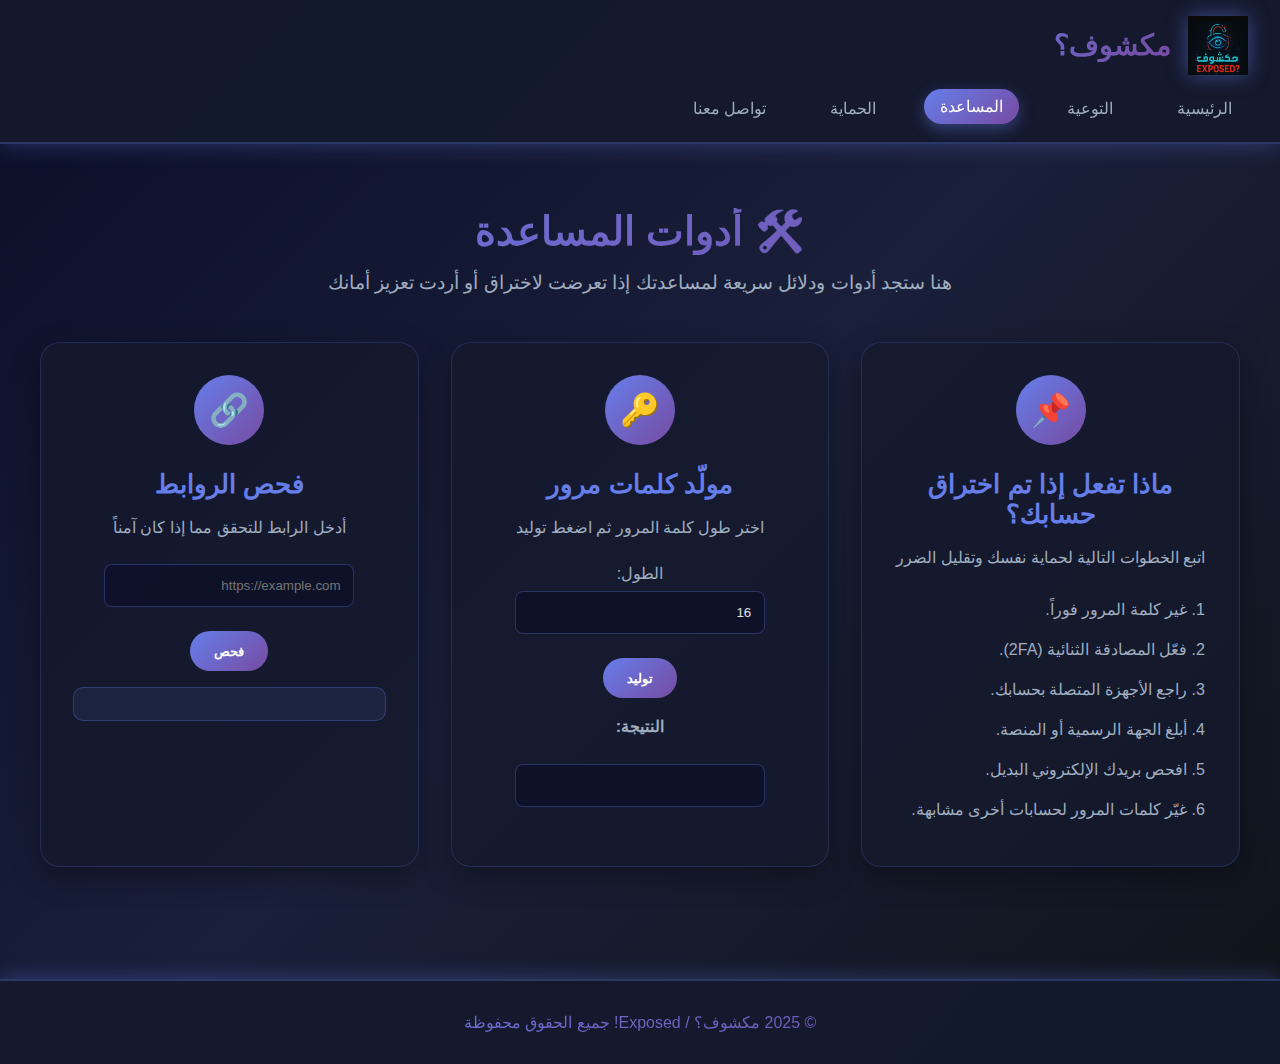
<file: pages/support.html>
<!DOCTYPE html>
<html lang="ar" dir="rtl">
<head>
    <meta charset="UTF-8">
    <meta name="viewport" content="width=device-width, initial-scale=1.0">
    <title>قسم المساعدة | مكشوف؟ / Exposed!</title>
    <link rel="icon" type="image/x-icon" href="../assets/images/icons/favicon.ico">
    <style>
        * {
            margin: 0;
            padding: 0;
            box-sizing: border-box;
        }

        body {
            font-family: 'Segoe UI', Tahoma, Geneva, Verdana, sans-serif;
            background: linear-gradient(135deg, #0a0e27 0%, #1a1f3a 50%, #0f1419 100%);
            min-height: 100vh;
            color: #e0e0e0;
        }

        /* Header Styles */
        header {
            background: rgba(20, 25, 45, 0.95);
            backdrop-filter: blur(10px);
            box-shadow: 0 2px 20px rgba(102, 126, 234, 0.3);
            padding: 1rem 2rem;
            position: sticky;
            top: 0;
            z-index: 1000;
            border-bottom: 2px solid rgba(102, 126, 234, 0.3);
        }

        .logo {
            display: flex;
            align-items: center;
            gap: 1rem;
            margin-bottom: 1rem;
        }

        .logo img {
            filter: drop-shadow(0 0 10px rgba(102, 126, 234, 0.5));
        }

        .logo h1 {
            background: linear-gradient(135deg, #667eea 0%, #764ba2 100%);
            -webkit-background-clip: text;
            -webkit-text-fill-color: transparent;
            font-size: 1.8rem;
            font-weight: bold;
        }

        .logo h1 span {
            opacity: 0.8;
        }

        nav {
            display: flex;
            gap: 2rem;
            flex-wrap: wrap;
        }

        nav a {
            color: #a0aec0;
            text-decoration: none;
            font-weight: 500;
            padding: 0.5rem 1rem;
            border-radius: 25px;
            transition: all 0.3s ease;
        }

        nav a:hover, nav a.active {
            background: linear-gradient(135deg, #667eea 0%, #764ba2 100%);
            color: white;
            transform: translateY(-2px);
            box-shadow: 0 5px 15px rgba(102, 126, 234, 0.4);
        }

        /* Main Section */
        .sections {
            padding: 4rem 2rem;
        }

        .section-title {
            text-align: center;
            margin-bottom: 3rem;
        }

        .section-title h2 {
            background: linear-gradient(135deg, #667eea 0%, #764ba2 100%);
            -webkit-background-clip: text;
            -webkit-text-fill-color: transparent;
            font-size: 2.5rem;
            margin-bottom: 1rem;
        }

        .section-title p {
            color: #a0aec0;
            font-size: 1.2rem;
        }

        .cards-container {
            display: grid;
            grid-template-columns: repeat(auto-fit, minmax(320px, 1fr));
            gap: 2rem;
            max-width: 1200px;
            margin: 0 auto;
        }

        .card {
            background: rgba(20, 25, 45, 0.8);
            padding: 2rem;
            border-radius: 20px;
            text-align: center;
            transition: all 0.3s ease;
            box-shadow: 0 10px 30px rgba(0, 0, 0, 0.3);
            border: 1px solid rgba(102, 126, 234, 0.2);
        }

        .card:hover {
            transform: translateY(-10px);
            box-shadow: 0 20px 40px rgba(102, 126, 234, 0.3);
        }

        .card-icon {
            width: 70px;
            height: 70px;
            margin: 0 auto 1.5rem;
            background: linear-gradient(135deg, #667eea, #764ba2);
            border-radius: 50%;
            display: flex;
            align-items: center;
            justify-content: center;
            font-size: 2rem;
            color: white;
            animation: iconFloat 3s ease infinite;
        }

        @keyframes iconFloat {
            0%, 100% { transform: translateY(0); }
            50% { transform: translateY(-10px); }
        }

        .card h3 {
            color: #667eea;
            font-size: 1.6rem;
            margin-bottom: 1rem;
        }

        .card p {
            color: #a0aec0;
            line-height: 1.6;
            font-size: 1rem;
            margin-bottom: 1.5rem;
        }

        .card ol {
            text-align: right;
            padding-right: 20px;
            color: #a0aec0;
            line-height: 2;
        }

        .card ol li {
            margin-bottom: 0.5rem;
        }

        /* Tool Styles */
        .tool input, .check-link input {
            padding: 0.8rem;
            width: 80%;
            margin: 0.5rem auto;
            border: 1px solid rgba(102, 126, 234, 0.3);
            border-radius: 8px;
            background: rgba(10, 14, 39, 0.6);
            color: #e0e0e0;
            display: block;
        }

        .tool input:focus, .check-link input:focus {
            outline: none;
            border-color: #667eea;
            box-shadow: 0 0 0 3px rgba(102, 126, 234, 0.2);
        }

        .tool button, .check-link button {
            background: linear-gradient(135deg, #667eea, #764ba2);
            color: white;
            border: none;
            padding: 0.8rem 1.5rem;
            border-radius: 25px;
            cursor: pointer;
            transition: all 0.3s ease;
            font-weight: 600;
            margin-top: 1rem;
        }

        .tool button:hover, .check-link button:hover {
            transform: scale(1.05);
            box-shadow: 0 5px 20px rgba(102, 126, 234, 0.4);
        }

        #linkResult {
            margin-top: 1rem;
            padding: 1rem;
            border-radius: 10px;
            background: rgba(102, 126, 234, 0.1);
            border: 1px solid rgba(102, 126, 234, 0.3);
        }

        /* Footer */
        footer {
            background: rgba(20, 25, 45, 0.95);
            text-align: center;
            padding: 2rem;
            margin-top: 3rem;
            box-shadow: 0 -2px 20px rgba(102, 126, 234, 0.3);
            border-top: 2px solid rgba(102, 126, 234, 0.3);
        }

        footer p {
            background: linear-gradient(135deg, #667eea 0%, #764ba2 100%);
            -webkit-background-clip: text;
            -webkit-text-fill-color: transparent;
            font-weight: 500;
        }

        /* Responsive */
        @media (max-width: 768px) {
            .cards-container {
                grid-template-columns: 1fr;
            }
        }
    </style>
</head>
<body>
    <!-- Header -->
    <header>
        <div class="logo">
            <img src="../assets/images/logo.png" alt="Exposed Logo" width="60">
            <h1>مكشوف؟ <span>/ Exposed!</span></h1>
        </div>
        <nav>
            <a href="index.html"><span>الرئيسية</span></a>
            <a href="awareness.html"><span>التوعية</span></a>
            <a href="support.html" class="active"><span>المساعدة</span></a>
            <a href="protection.html"><span>الحماية</span></a>
            <a href="contact.html"><span>تواصل معنا</span></a>
        </nav>
    </header>

    <!-- Main Section -->
    <section class="sections">
        <div class="section-title">
            <h2>🛠️ أدوات المساعدة</h2>
            <p>هنا ستجد أدوات ودلائل سريعة لمساعدتك إذا تعرضت لاختراق أو أردت تعزيز أمانك</p>
        </div>

        <div class="cards-container">
            <!-- Guide Card -->
            <div class="card guide">
                <div class="card-icon">📌</div>
                <h3>ماذا تفعل إذا تم اختراق حسابك؟</h3>
                <p>اتبع الخطوات التالية لحماية نفسك وتقليل الضرر</p>
                <ol>
                    <li>غير كلمة المرور فوراً.</li>
                    <li>فعّل المصادقة الثنائية (2FA).</li>
                    <li>راجع الأجهزة المتصلة بحسابك.</li>
                    <li>أبلغ الجهة الرسمية أو المنصة.</li>
                    <li>افحص بريدك الإلكتروني البديل.</li>
                    <li>غيّر كلمات المرور لحسابات أخرى مشابهة.</li>
                </ol>
            </div>

            <!-- Password Generator -->
            <div class="card tool">
                <div class="card-icon">🔑</div>
                <h3>مولّد كلمات مرور</h3>
                <p>اختر طول كلمة المرور ثم اضغط توليد</p>
                <label style="color: #a0aec0; margin: 10px 0;">الطول:</label>
                <input type="number" id="passLength" value="16" min="8" max="32">
                <button type="button" onclick="generatePassword()">توليد</button>
                <p style="margin-top: 1rem;"><strong>النتيجة:</strong></p>
                <input type="text" id="generatedPass" readonly style="font-family: monospace;">
            </div>

            <!-- Link Checker -->
            <div class="card check-link">
                <div class="card-icon">🔗</div>
                <h3>فحص الروابط</h3>
                <p>أدخل الرابط للتحقق مما إذا كان آمناً</p>
                <form id="linkForm" onsubmit="checkLink(event)">
                    <input type="url" id="linkInput" placeholder="https://example.com" required>
                    <button type="submit">فحص</button>
                </form>
                <div id="linkResult"></div>
            </div>
        </div>
    </section>

    <!-- Footer -->
    <footer>
        <p>© 2025 مكشوف؟ / Exposed! جميع الحقوق محفوظة</p>
    </footer>

    <script>
        function generatePassword() {
            const length = parseInt(document.getElementById('passLength').value);
            const charset = "abcdefghijklmnopqrstuvwxyzABCDEFGHIJKLMNOPQRSTUVWXYZ0123456789!@#$%^&*()_+-=[]{}|;:,.<>?";
            let password = "";
            
            for (let i = 0; i < length; i++) {
                const randomIndex = Math.floor(Math.random() * charset.length);
                password += charset[randomIndex];
            }
            
            document.getElementById('generatedPass').value = password;
        }

        function checkLink(event) {
            event.preventDefault();
            const linkInput = document.getElementById('linkInput').value;
            const resultDiv = document.getElementById('linkResult');
            
            // Basic security checks
            const isHttps = linkInput.startsWith('https://');
            const hasSuspiciousChars = /[^\x00-\x7F]/.test(linkInput); // Non-ASCII characters
            const hasIPAddress = /\d{1,3}\.\d{1,3}\.\d{1,3}\.\d{1,3}/.test(linkInput);
            
            let message = '';
            let color = '';
            
            if (!isHttps) {
                message = '⚠️ تحذير: الرابط لا يستخدم HTTPS (غير آمن)';
                color = '#fa709a';
            } else if (hasSuspiciousChars) {
                message = '⚠️ تحذير: الرابط يحتوي على أحرف مشبوهة';
                color = '#fa709a';
            } else if (hasIPAddress) {
                message = '⚠️ تنبيه: الرابط يحتوي على عنوان IP (قد يكون مشبوهاً)';
                color = '#fee140';
            } else {
                message = '✅ الرابط يبدو آمناً (لكن كن حذراً دائماً)';
                color = '#48bb78';
            }
            
            resultDiv.innerHTML = message;
            resultDiv.style.color = color;
            resultDiv.style.display = 'block';
        }
    </script>
</body>
</html>
</file>
<file: assets/css/style.css>
/* 🌐 التصميم العام */
body {
    font-family: 'Tahoma', Arial, sans-serif;
    margin: 0;
    padding: 0;
    background: #f5f5f5;
    direction: rtl;
}

/* ✅ الهيدر */
header {
    background: #0d47a1;
    color: white;
    display: flex;
    justify-content: space-between;
    align-items: center;
    padding: 15px 40px;
}

header .logo {
    display: flex;
    align-items: center;
}
header .logo img {
    width: 60px;
    margin-left: 10px;
}
header .logo h1 {
    margin: 0;
    font-size: 24px;
}
header .logo span {
    font-size: 18px;
    color: #ff5252;
}

nav a {
    margin: 0 10px;
    text-decoration: none;
    color: white;
    font-weight: bold;
    transition: color 0.3s;
}
nav a:hover {
    color: #ffeb3b;
}

/* ✅ البانر الرئيسي */
.hero {
    background: url('../images/awareness.jpg') no-repeat center center/cover;
    color: white;
    text-align: center;
    padding: 100px 20px;
    position: relative;
}
.hero::after {
    content: "";
    position: absolute;
    top: 0; left: 0;
    width: 100%; height: 100%;
    background: rgba(0,0,0,0.5);
}
.hero-content {
    position: relative;
    z-index: 2;
}
.hero h2 {
    font-size: 36px;
    margin-bottom: 15px;
}
.hero p {
    font-size: 18px;
    margin-bottom: 20px;
}
.btn {
    background: #ff5252;
    color: white;
    padding: 12px 25px;
    text-decoration: none;
    border-radius: 8px;
    transition: background 0.3s;
}
.btn:hover {
    background: #e53935;
}

/* ✅ الأقسام الرئيسية */
.sections {
    display: flex;
    justify-content: center;
    gap: 20px;
    padding: 50px 20px;
}
.card {
    background: white;
    padding: 30px;
    text-align: center;
    border-radius: 12px;
    box-shadow: 0px 4px 8px rgba(0,0,0,0.1);
    flex: 1;
    transition: transform 0.3s;
}
.card:hover {
    transform: translateY(-5px);
}
.card i {
    font-size: 40px;
    color: #0d47a1;
    margin-bottom: 15px;
}
.card h3 {
    margin-bottom: 10px;
    font-size: 22px;
}
.card p {
    font-size: 16px;
    color: #555;
    margin-bottom: 20px;
}
.btn-small {
    background: #0d47a1;
    color: white;
    padding: 8px 15px;
    text-decoration: none;
    border-radius: 6px;
    font-size: 14px;
}
.btn-small:hover {
    background: #1565c0;
}

/* ✅ الفوتر */
footer {
    background: #0d47a1;
    color: white;
    text-align: center;
    padding: 15px;
    margin-top: 40px;
}

/* 📰 مقالات */
.articles {
    padding: 40px 20px;
}
.articles article {
    background: white;
    padding: 20px;
    margin-bottom: 15px;
    border-radius: 10px;
    box-shadow: 0 2px 6px rgba(0,0,0,0.1);
}

/* 🎥 الفيديو */
.video {
    text-align: center;
    padding: 40px 20px;
}
.video iframe {
    max-width: 100%;
    border-radius: 10px;
}

/* 🎮 اللعبة */
.quiz {
    text-align: center;
    background: #e3f2fd;
    padding: 40px 20px;
    margin: 20px;
    border-radius: 10px;
}
.quiz button {
    background: #0d47a1;
    color: white;
    padding: 10px 20px;
    border: none;
    border-radius: 6px;
    cursor: pointer;
}
.quiz button:hover {
    background: #1565c0;
}

/* 📝 الاستبيان */
.survey {
    background: #f9fbe7;
    padding: 40px 20px;
    margin: 20px;
    border-radius: 10px;
}
.survey form {
    max-width: 400px;
    margin: auto;
}
.survey button {
    background: #43a047;
    color: white;
    padding: 10px 20px;
    border: none;
    border-radius: 6px;
    cursor: pointer;
}
.survey button:hover {
    background: #2e7d32;
}

/* 📌 دليل المساعدة */
.guide {
    background: #fff3e0;
    padding: 30px 20px;
    margin: 20px;
    border-radius: 10px;
}
.guide ol {
    padding-right: 20px;
}

/* 🔑 أداة كلمة المرور */
.tool {
    background: #e3f2fd;
    padding: 30px 20px;
    margin: 20px;
    border-radius: 10px;
    text-align: center;
}
.tool input[type="number"],
.tool input[type="text"] {
    padding: 8px;
    margin: 10px;
    border: 1px solid #ccc;
    border-radius: 6px;
}
.tool button {
    background: #0d47a1;
    color: white;
    padding: 8px 16px;
    border: none;
    border-radius: 6px;
    cursor: pointer;
}
.tool button:hover {
    background: #1565c0;
}

/* 📧 فحص البريد */
.check-email {
    background: #f9fbe7;
    padding: 30px 20px;
    margin: 20px;
    border-radius: 10px;
    text-align: center;
}
.check-email input[type="email"] {
    padding: 8px;
    width: 60%;
    border: 1px solid #ccc;
    border-radius: 6px;
}
.check-email button {
    background: #43a047;
    color: white;
    padding: 8px 16px;
    border: none;
    border-radius: 6px;
    cursor: pointer;
}
.check-email button:hover {
    background: #2e7d32;
}
#emailResult {
    margin-top: 15px;
    font-weight: bold;
}

/* 🛡️ استبيان الحماية */
.survey h2 { margin-top: 0; }
.survey button[type="submit"] {
    background: #0d47a1;
    color: white;
    padding: 10px 20px;
    border: none;
    border-radius: 6px;
    cursor: pointer;
    font-weight: bold;
}
.survey button[type="submit"]:hover {
    background: #1565c0;
}
.survey-result {
    margin-top: 20px;
    padding: 15px;
    border-radius: 8px;
    background: #f5f5f5;
}
.survey-result ul {
    text-align: right;
}

/* 📩 صفحة التواصل */
.contact {
    background: #fff3e0;
    padding: 40px 20px;
    margin: 20px;
    border-radius: 10px;
    max-width: 600px;
    margin-left: auto;
    margin-right: auto;
}
.contact h2 {
    text-align: center;
    margin-bottom: 20px;
}
.contact form {
    display: flex;
    flex-direction: column;
}
.contact label {
    margin: 10px 0 5px;
    font-weight: bold;
}
.contact input, 
.contact textarea {
    padding: 10px;
    border: 1px solid #ccc;
    border-radius: 6px;
}
.contact button {
    margin-top: 15px;
    background: #0d47a1;
    color: white;
    padding: 10px;
    border: none;
    border-radius: 6px;
    cursor: pointer;
}
.contact button:hover {
    background: #1565c0;
}
#contactResult {
    margin-top: 15px;
    text-align: center;
    font-weight: bold;
}
</file>
<file: assets/css/responsive.css>
/* 📱 تصميم متجاوب للجوال والتابلت */

/* للأجهزة المتوسطة (التابلت) */
@media (max-width: 992px) {
    header {
        flex-direction: column;
        text-align: center;
    }

    nav {
        margin-top: 10px;
    }

    .sections {
        flex-direction: column;
        align-items: center;
    }

    .card {
        width: 80%;
        margin-bottom: 20px;
    }

    .hero h2 {
        font-size: 28px;
    }

    .hero p {
        font-size: 16px;
    }
}

/* للأجهزة الصغيرة (الجوال) */
@media (max-width: 600px) {
    header {
        padding: 15px 20px;
    }

    header .logo img {
        width: 45px;
    }

    header .logo h1 {
        font-size: 20px;
    }

    header .logo span {
        font-size: 14px;
    }

    nav a {
        display: block;
        margin: 8px 0;
        font-size: 16px;
    }

    .hero {
        padding: 60px 15px;
    }

    .hero h2 {
        font-size: 22px;
    }

    .hero p {
        font-size: 14px;
    }

    .btn {
        font-size: 14px;
        padding: 10px 20px;
    }

    .sections {
        padding: 30px 10px;
    }

    .card {
        width: 100%;
        padding: 20px;
    }

    .card h3 {
        font-size: 18px;
    }

    .card p {
        font-size: 14px;
    }
}
</file>
